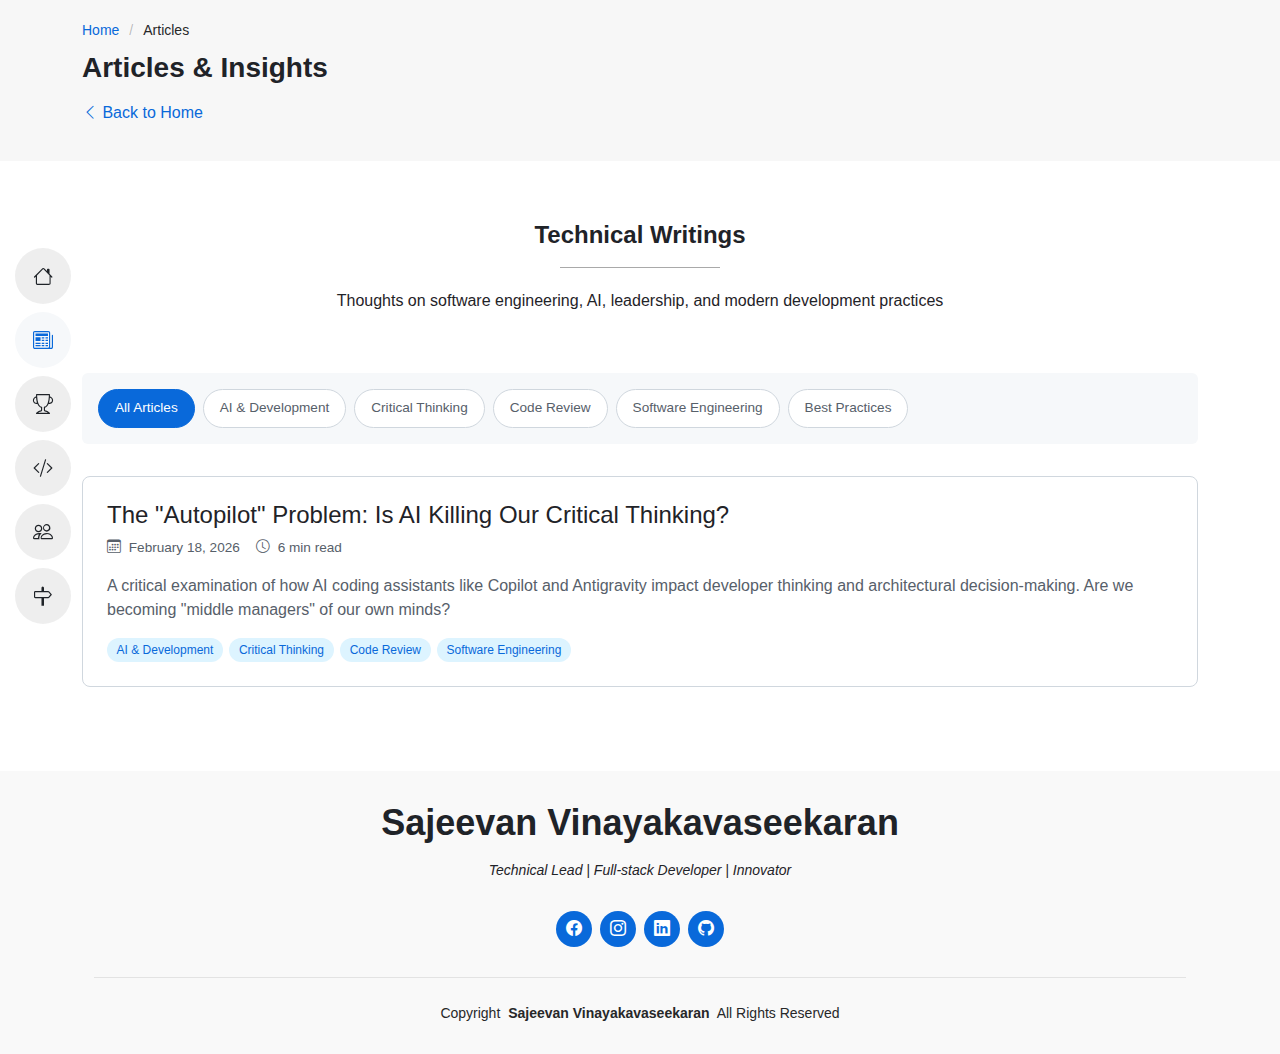
<file: articles.html>
<!DOCTYPE html>
<html lang="en">

<head>
  <meta charset="utf-8">
  <meta content="width=device-width, initial-scale=1.0" name="viewport">
  <title>Articles & Insights - Sajeevan Vinayakavaseekaran</title>
  <meta name="description" content="Technical articles, thought leadership, and insights on software engineering, AI, leadership, and modern development practices by Sajeevan Vinayakavaseekaran.">
  <meta name="keywords" content="software engineering articles, tech blog, AI development, code quality, technical leadership">
  <meta name="author" content="Sajeevan Vinayakavaseekaran">
  <link rel="canonical" href="https://sajeevan16.github.io/articles.html">

  <!-- Favicons -->
  <link href="assets/img/favicon.png" rel="icon">
  <link href="assets/img/apple-touch-icon.png" rel="apple-touch-icon">

  <!-- Fonts -->
  <link href="https://fonts.googleapis.com" rel="preconnect">
  <link href="https://fonts.gstatic.com" rel="preconnect" crossorigin>
  <link href="https://fonts.googleapis.com/css2?family=Roboto:ital,wght@0,100;0,300;0,400;0,500;0,700;0,900&family=Poppins:ital,wght@0,100;0,200;0,300;0,400;0,500;0,600;0,700;0,800;0,900&family=Raleway:ital,wght@0,100;0,200;0,300;0,400;0,500;0,600;0,700;0,800;0,900&display=swap" rel="stylesheet">

  <!-- Vendor CSS Files -->
  <link href="assets/vendor/bootstrap/css/bootstrap.min.css" rel="stylesheet">
  <link href="assets/vendor/bootstrap-icons/bootstrap-icons.css" rel="stylesheet">
  <link href="assets/vendor/aos/aos.css" rel="stylesheet">

  <!-- Main CSS File -->
  <link href="assets/css/main.css" rel="stylesheet">
  <link href="assets/css/custom.css" rel="stylesheet">
  
  <!-- Google Analytics -->
  <script async src="https://www.googletagmanager.com/gtag/js?id=G-RSDYS194JT"></script>
  <script>
    window.dataLayer = window.dataLayer || [];
    function gtag(){dataLayer.push(arguments);}
    gtag('js', new Date());
    gtag('config', 'G-RSDYS194JT');
  </script>
  
  <style>
    .filter-tags {
      display: flex;
      gap: 0.5rem;
      flex-wrap: wrap;
      margin-bottom: 2rem;
      padding: 1rem;
      background: #f6f8fa;
      border-radius: 6px;
    }
    
    .filter-tag {
      background: white;
      color: #57606a;
      padding: 0.5rem 1rem;
      border-radius: 20px;
      font-size: 0.85rem;
      text-decoration: none;
      border: 1px solid #d0d7de;
      cursor: pointer;
      transition: all 0.2s;
    }
    
    .filter-tag:hover, .filter-tag.active {
      background: #0969da;
      color: white;
      border-color: #0969da;
    }
    
    .article-card {
      border: 1px solid #d0d7de;
      border-radius: 8px;
      padding: 1.5rem;
      margin-bottom: 1.5rem;
      transition: all 0.3s;
      background: white;
    }
    
    .article-card:hover {
      box-shadow: 0 4px 12px rgba(0, 0, 0, 0.1);
      border-color: #0969da;
      transform: translateY(-2px);
    }
    
    .article-card h3 {
      font-size: 1.5rem;
      margin-bottom: 0.5rem;
    }
    
    .article-card h3 a {
      color: #1f2328;
      text-decoration: none;
    }
    
    .article-card h3 a:hover {
      color: #0969da;
    }
    
    .article-excerpt {
      color: #57606a;
      margin-bottom: 1rem;
    }
    
    .article-meta {
      color: #57606a;
      font-size: 0.85rem;
      display: flex;
      gap: 1rem;
      margin-bottom: 1rem;
    }
    
    .article-tags-inline {
      display: flex;
      gap: 0.4rem;
      flex-wrap: wrap;
    }
    
    .tag-small {
      background: #ddf4ff;
      color: #0969da;
      padding: 0.2rem 0.6rem;
      border-radius: 12px;
      font-size: 0.75rem;
      text-decoration: none;
    }
    
    .hidden {
      display: none;
    }
  </style>
</head>

<body class="page">

  <div id="navbar-placeholder"></div>

  <main class="main">

    <!-- Page Title -->
    <div class="page-title" data-aos="fade">
      <div class="container">
        <nav class="breadcrumbs">
          <ol>
            <li><a href="index.html">Home</a></li>
            <li class="current">Articles</li>
          </ol>
        </nav>
        <h1>Articles & Insights</h1>
        <p class="mt-3">
          <a href="index.html" class="back-link">
            <i class="bi bi-chevron-left"></i> Back to Home
          </a>
        </p>
      </div>
    </div><!-- End Page Title -->

    <!-- Articles Section -->
    <section class="about section">
      <div class="container">
        
        <div class="section-title" data-aos="fade-up">
          <h2>Technical Writings</h2>
          <p>Thoughts on software engineering, AI, leadership, and modern development practices</p>
        </div>
        
        <!-- Tag Filters -->
        <div class="filter-tags" data-aos="fade-up">
          <span class="filter-tag active" data-filter="all">All Articles</span>
          <span class="filter-tag" data-filter="ai">AI & Development</span>
          <span class="filter-tag" data-filter="critical-thinking">Critical Thinking</span>
          <span class="filter-tag" data-filter="code-review">Code Review</span>
          <span class="filter-tag" data-filter="software-engineering">Software Engineering</span>
          <span class="filter-tag" data-filter="best-practices">Best Practices</span>
        </div>
        
        <!-- Articles List -->
        <div id="articles-container" class="row" data-aos="fade-up">
          
          <!-- Article Card -->
          <div class="col-lg-12 article-item" data-tags="ai,critical-thinking,code-review,software-engineering,best-practices">
            <div class="article-card">
              <h3><a href="articles/ai-autopilot-problem.html">The "Autopilot" Problem: Is AI Killing Our Critical Thinking?</a></h3>
              
              <div class="article-meta">
                <span><i class="bi bi-calendar3 me-1"></i> February 18, 2026</span>
                <span><i class="bi bi-clock me-1"></i> 6 min read</span>
              </div>
              
              <p class="article-excerpt">
                A critical examination of how AI coding assistants like Copilot and Antigravity impact developer thinking and architectural decision-making. Are we becoming "middle managers" of our own minds?
              </p>
              
              <div class="article-tags-inline">
                <span class="tag-small">AI & Development</span>
                <span class="tag-small">Critical Thinking</span>
                <span class="tag-small">Code Review</span>
                <span class="tag-small">Software Engineering</span>
              </div>
            </div>
          </div>
          
          <!-- More articles will be added here as you create them -->
          
        </div>
        
      </div>
    </section><!-- End Articles Section -->

  </main>

  <footer id="footer" class="footer position-relative light-background">
    <div class="container">
      <h3 class="sitename">Sajeevan Vinayakavaseekaran</h3>
      <p>Technical Lead | Full-stack Developer | Innovator</p>
      <div class="social-links d-flex justify-content-center">
        <a href="https://www.facebook.com/sajee.gone" target="_blank"><i class="bi bi-facebook"></i></a>
        <a href="https://www.instagram.com/sajeevan_vaseekaran" target="_blank"><i class="bi bi-instagram"></i></a>
        <a href="https://www.linkedin.com/in/sajeevan-vinayakavaseekaran/" target="_blank"><i class="bi bi-linkedin"></i></a>
        <a href="https://github.com/sajeevan16" target="_blank"><i class="bi bi-github"></i></a>
      </div>
      <div class="container">
        <div class="copyright">
          <span>Copyright</span> <strong class="px-1 sitename">Sajeevan Vinayakavaseekaran</strong> <span>All Rights Reserved</span>
        </div>
      </div>
    </div>
  </footer>

  <!-- Scroll Top -->
  <a href="#" id="scroll-top" class="scroll-top d-flex align-items-center justify-content-center"><i class="bi bi-arrow-up-short"></i></a>

  <!-- Preloader -->
  <div id="preloader"></div>

  <!-- Vendor JS Files -->
  <script src="assets/vendor/bootstrap/js/bootstrap.bundle.min.js"></script>
  <script src="assets/vendor/aos/aos.js"></script>

  <!-- Navbar Component -->
  <script src="assets/js/navbar.js?v=3"></script>

  <!-- Main JS File -->
  <script src="assets/js/main.js"></script>
  
  <!-- Tag Filtering Script -->
  <script>
    document.addEventListener('DOMContentLoaded', function() {
      const filterTags = document.querySelectorAll('.filter-tag');
      const articles = document.querySelectorAll('.article-item');
      
      // Check URL for tag parameter
      const urlParams = new URLSearchParams(window.location.search);
      const tagParam = urlParams.get('tag');
      
      if (tagParam) {
        filterArticles(tagParam);
        filterTags.forEach(tag => {
          if (tag.dataset.filter === tagParam) {
            tag.classList.add('active');
          } else {
            tag.classList.remove('active');
          }
        });
      }
      
      filterTags.forEach(tag => {
        tag.addEventListener('click', function() {
          const filter = this.dataset.filter;
          
          // Update active state
          filterTags.forEach(t => t.classList.remove('active'));
          this.classList.add('active');
          
          // Filter articles
          filterArticles(filter);
        });
      });
      
      function filterArticles(filter) {
        articles.forEach(article => {
          if (filter === 'all') {
            article.classList.remove('hidden');
          } else {
            const tags = article.dataset.tags.split(',');
            if (tags.includes(filter)) {
              article.classList.remove('hidden');
            } else {
              article.classList.add('hidden');
            }
          }
        });
      }
    });
  </script>

</body>

</html>
</file>
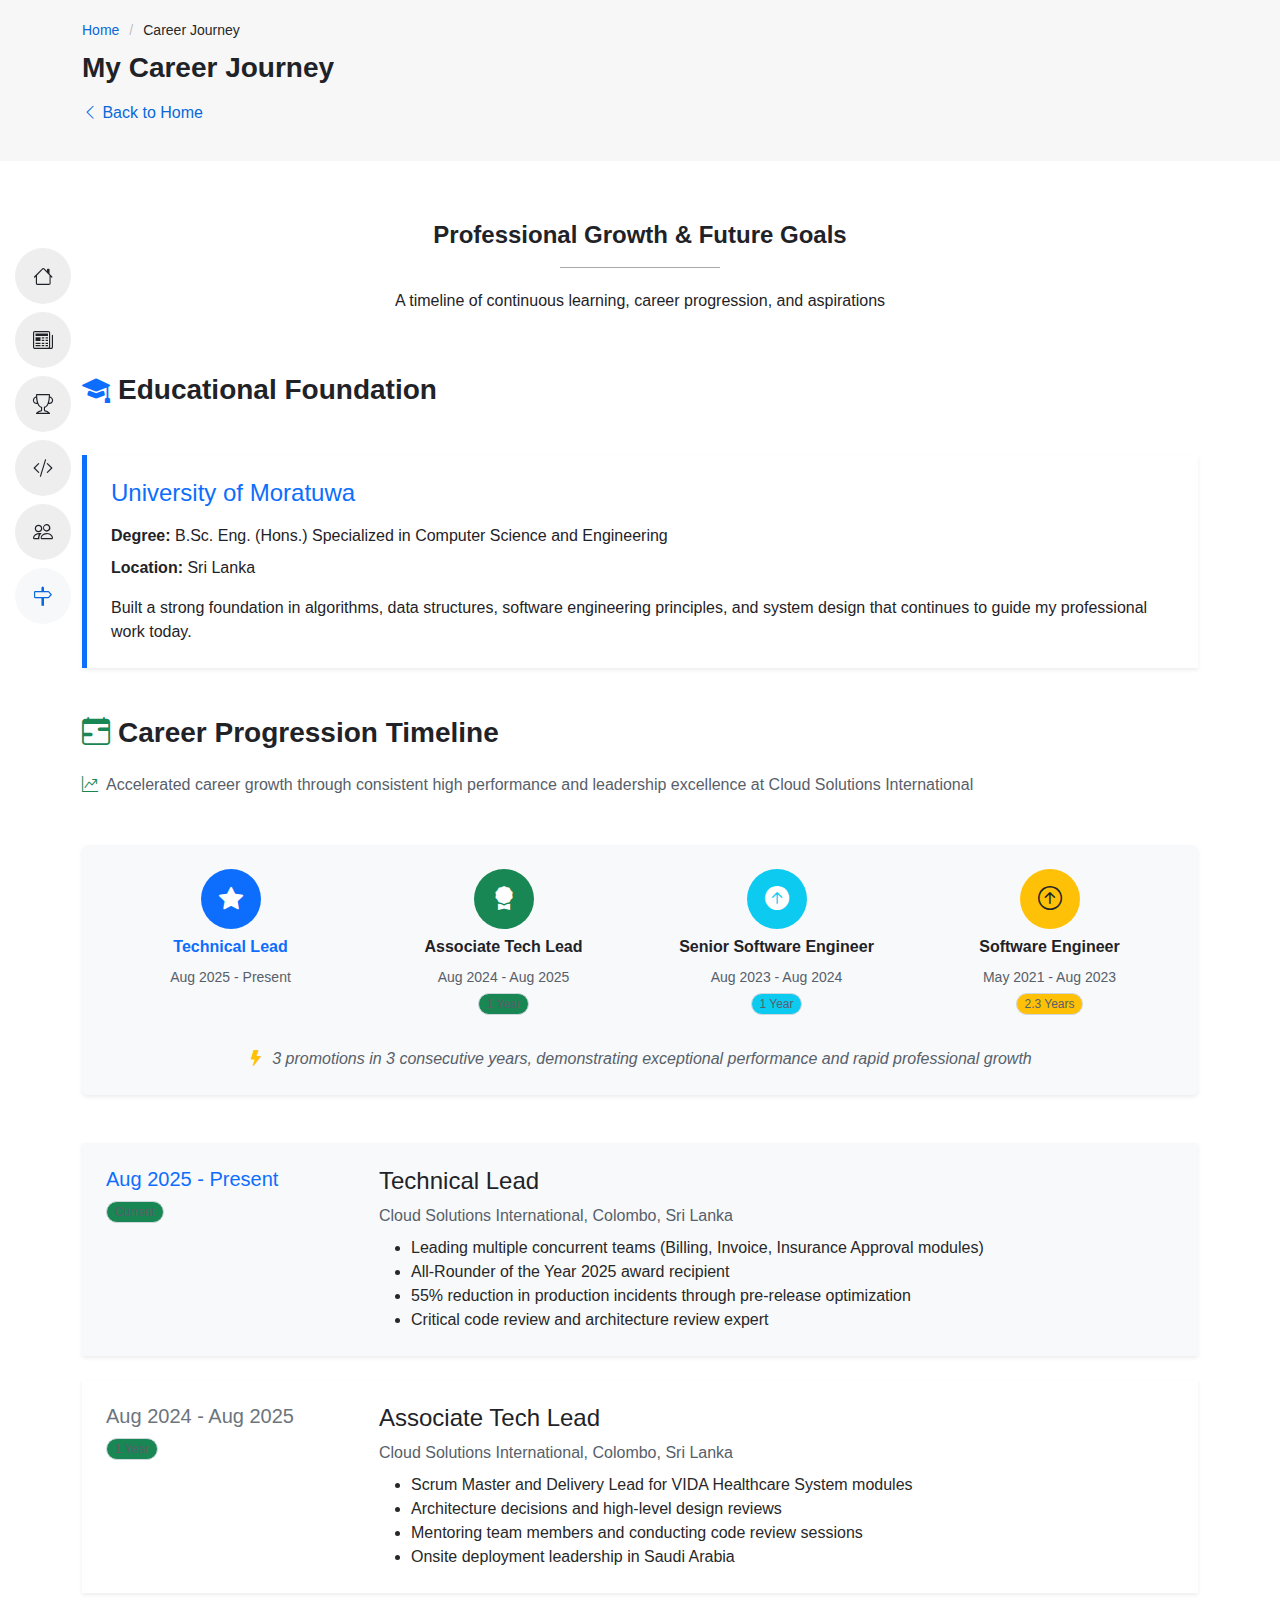
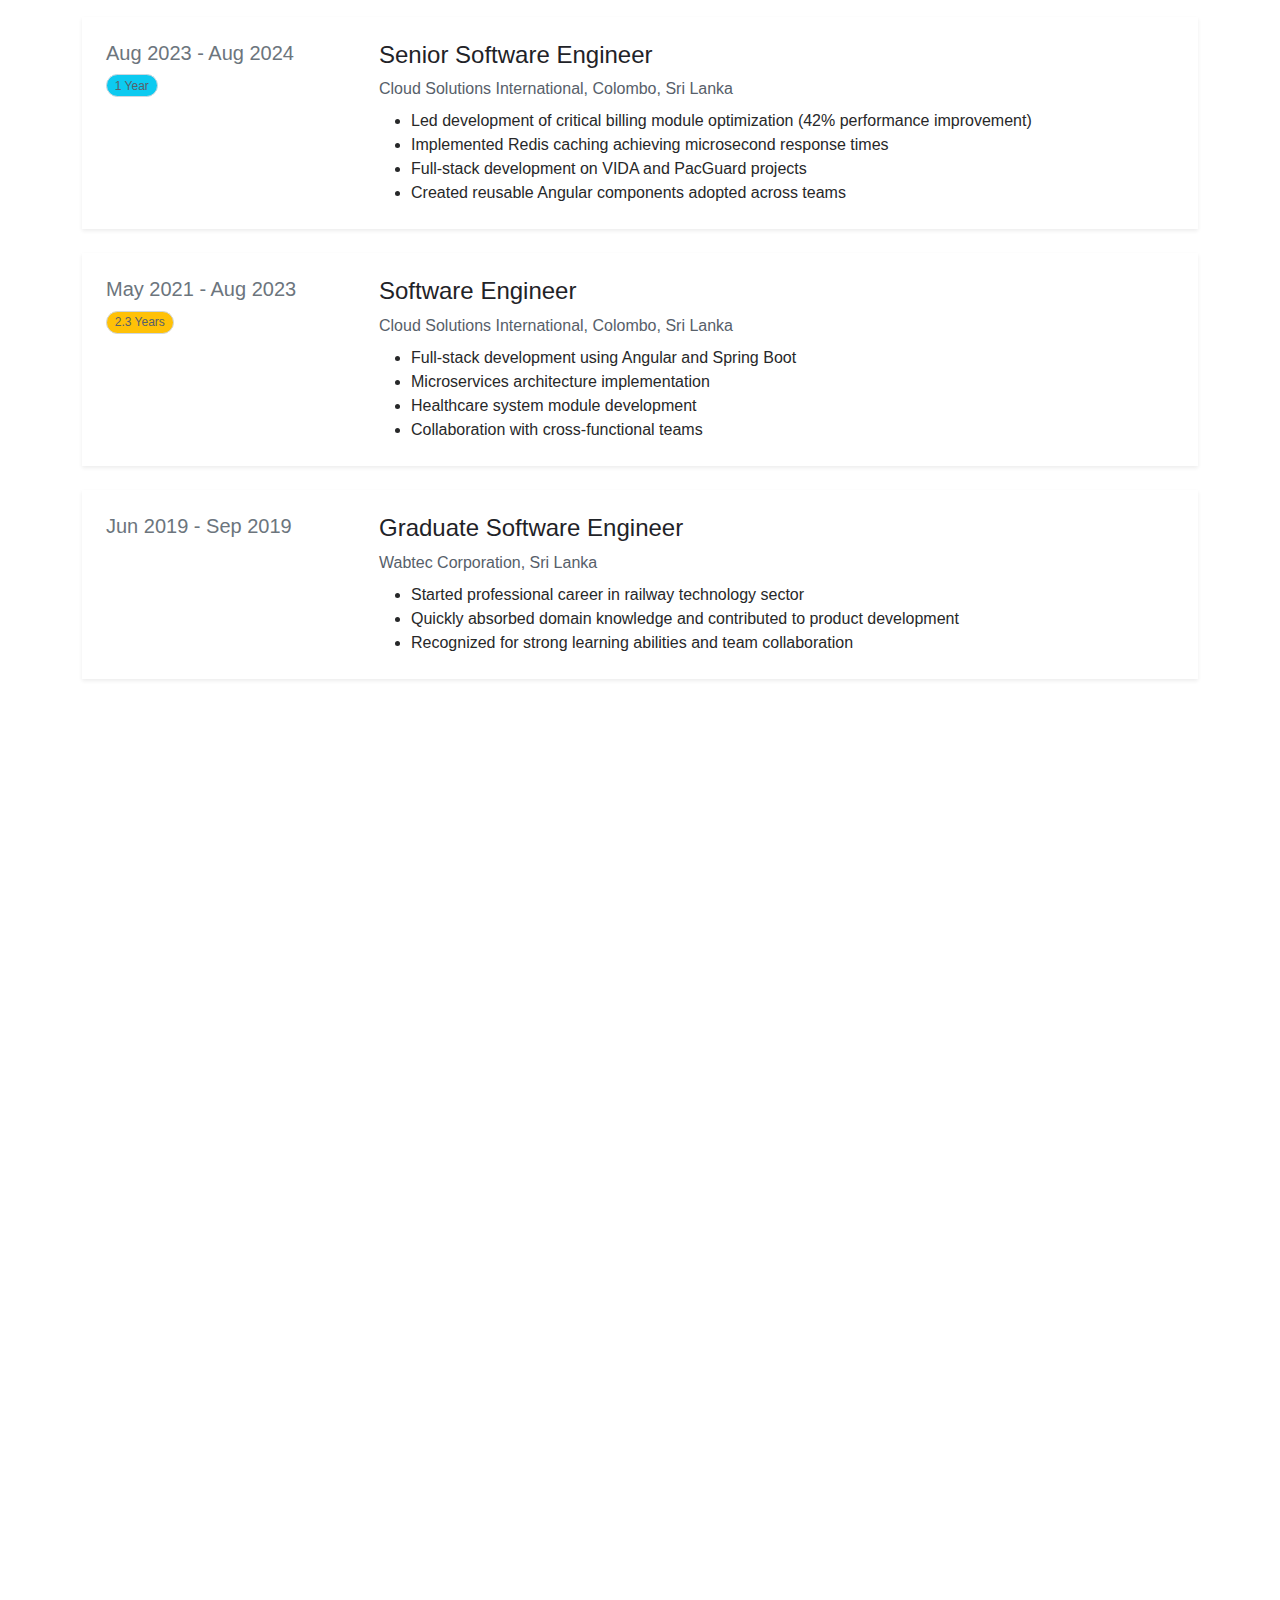
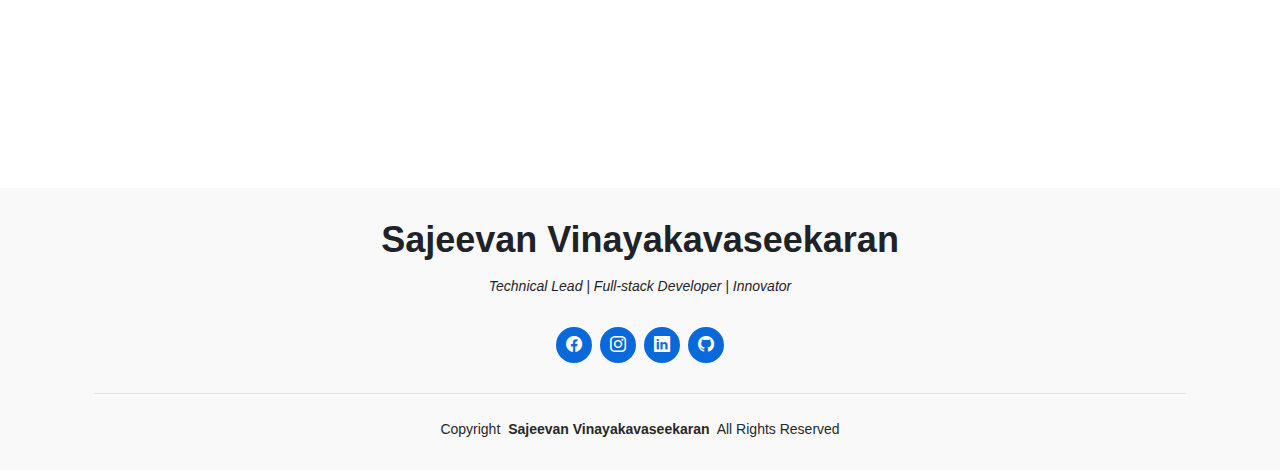
<file: career-journey.html>
<!DOCTYPE html>
<html lang="en">

<head>
  <meta charset="utf-8">
  <meta content="width=device-width, initial-scale=1.0" name="viewport">
  <title>Career Journey - Sajeevan Vinayakavaseekaran</title>
  <meta name="description" content="Professional career journey of Sajeevan Vinayakavaseekaran - From graduate engineer to Technical Lead, continuous learning, and future goals in cloud architecture and AI integration.">
  <meta name="keywords" content="Sajeevan Vinayakavaseekaran career, professional growth, University of Moratuwa, Technical Lead career path, continuous learning">
  <meta name="author" content="Sajeevan Vinayakavaseekaran">
  <link rel="canonical" href="https://sajeevan16.github.io/career-journey.html">

 <!-- Favicons -->
  <link href="assets/img/favicon.png" rel="icon">
  <link href="assets/img/apple-touch-icon.png" rel="apple-touch-icon">

  <!-- Fonts -->
  <link href="https://fonts.googleapis.com" rel="preconnect">
  <link href="https://fonts.gstatic.com" rel="preconnect" crossorigin>
  <link href="https://fonts.googleapis.com/css2?family=Roboto:ital,wght@0,100;0,300;0,400;0,500;0,700;0,900&family=Poppins:ital,wght@0,100;0,200;0,300;0,400;0,500;0,600;0,700;0,800;0,900&family=Raleway:ital,wght@0,100;0,200;0,300;0,400;0,500;0,600;0,700;0,800;0,900&display=swap" rel="stylesheet">

  <!-- Vendor CSS Files -->
  <link href="assets/vendor/bootstrap/css/bootstrap.min.css" rel="stylesheet">
  <link href="assets/vendor/bootstrap-icons/bootstrap-icons.css" rel="stylesheet">
  <link href="assets/vendor/aos/aos.css" rel="stylesheet">
  <link href="assets/vendor/glightbox/css/glightbox.min.css" rel="stylesheet">
  <link href="assets/vendor/swiper/swiper-bundle.min.css" rel="stylesheet">

  <!-- Main CSS File -->
  <link href="assets/css/main.css" rel="stylesheet">
  <link href="assets/css/custom.css" rel="stylesheet">
  
  <!-- Google Analytics -->
  <script async src="https://www.googletagmanager.com/gtag/js?id=G-RSDYS194JT"></script>
  <script>
    window.dataLayer = window.dataLayer || [];
    function gtag(){dataLayer.push(arguments);}
    gtag('js', new Date());
    gtag('config', 'G-RSDYS194JT');
  </script>
</head>

<body class="page">

  <div id="navbar-placeholder"></div>

  <main class="main">

    <!-- Page Title -->
    <div class="page-title" data-aos="fade">
      <div class="container">
        <nav class="breadcrumbs">
          <ol>
            <li><a href="index.html">Home</a></li>
            <li class="current">Career Journey</li>
          </ol>
        </nav>
        <h1>My Career Journey</h1>
        <p class="mt-3">
          <a href="index.html" class="back-link">
            <i class="bi bi-chevron-left"></i> Back to Home
          </a>
        </p>
      </div>
    </div><!-- End Page Title -->

    <!-- Career Journey Section -->
    <section id="career-journey" class="about section">

      <div class="container section-title" data-aos="fade-up">
        <h2>Professional Growth & Future Goals</h2>
        <p>A timeline of continuous learning, career progression, and aspirations</p>
      </div>

      <div class="container">

        <!-- Education Foundation -->
        <div class="row gy-4 mb-5" data-aos="fade-up" data-aos-delay="100">
          <div class="col-lg-12">
            <h3 class="fw-bold mb-4"><i class="bi bi-mortarboard-fill text-primary me-2"></i>Educational Foundation</h3>
          </div>
          <div class="col-lg-12">
            <div class="education-card p-4 shadow-sm border-start border-primary border-5">
              <h4 class="text-primary mb-3">University of Moratuwa</h4>
              <p class="mb-2"><strong>Degree:</strong> B.Sc. Eng. (Hons.) Specialized in Computer Science and Engineering</p>
              <p class="mb-3"><strong>Location:</strong> Sri Lanka</p>
              <p class="mb-0">Built a strong foundation in algorithms, data structures, software engineering principles, and system design that continues to guide my professional work today.</p>
            </div>
          </div>
        </div>

        <!-- Career Timeline -->
        <div class="row gy-4 mb-5" data-aos="fade-up" data-aos-delay="200">
          <div class="col-lg-12">
            <h3 class="fw-bold mb-4"><i class="bi bi-calendar-range text-success me-2"></i>Career Progression Timeline</h3>
            <p class="text-muted mb-4"><i class="bi bi-graph-up-arrow text-success me-2"></i>Accelerated career growth through consistent high performance and leadership excellence at Cloud Solutions International</p>
          </div>
          
          <!-- Visual Progression Chart -->
          <div class="col-lg-12 mb-4">
            <div class="career-progression-chart p-4 bg-light rounded shadow-sm">
              <div class="row text-center">
                <div class="col-md-3 mb-3">
                  <div class="progression-step active">
                    <div class="step-icon bg-primary text-white rounded-circle mx-auto mb-2 d-flex align-items-center justify-content-center" style="width: 60px; height: 60px;">
                      <i class="bi bi-star-fill fs-4"></i>
                    </div>
                    <h6 class="fw-bold text-primary">Technical Lead</h6>
                    <small class="text-muted">Aug 2025 - Present</small>
                  </div>
                </div>
                <div class="col-md-3 mb-3">
                  <div class="progression-step">
                    <div class="step-icon bg-success text-white rounded-circle mx-auto mb-2 d-flex align-items-center justify-content-center" style="width: 60px; height: 60px;">
                      <i class="bi bi-award-fill fs-4"></i>
                    </div>
                    <h6 class="fw-bold">Associate Tech Lead</h6>
                    <small class="text-muted">Aug 2024 - Aug 2025</small>
                    <br><small class="badge bg-success mt-1">1 Year</small>
                  </div>
                </div>
                <div class="col-md-3 mb-3">
                  <div class="progression-step">
                    <div class="step-icon bg-info text-white rounded-circle mx-auto mb-2 d-flex align-items-center justify-content-center" style="width: 60px; height: 60px;">
                      <i class="bi bi-arrow-up-circle-fill fs-4"></i>
                    </div>
                    <h6 class="fw-bold">Senior Software Engineer</h6>
                    <small class="text-muted">Aug 2023 - Aug 2024</small>
                    <br><small class="badge bg-info mt-1">1 Year</small>
                  </div>
                </div>
                <div class="col-md-3 mb-3">
                  <div class="progression-step">
                    <div class="step-icon bg-warning text-dark rounded-circle mx-auto mb-2 d-flex align-items-center justify-content-center" style="width: 60px; height: 60px;">
                      <i class="bi bi-arrow-up-circle fs-4"></i>
                    </div>
                    <h6 class="fw-bold">Software Engineer</h6>
                    <small class="text-muted">May 2021 - Aug 2023</small>
                    <br><small class="badge bg-warning text-dark mt-1">2.3 Years</small>
                  </div>
                </div>
              </div>
              <div class="text-center mt-3">
                <p class="mb-0 text-muted"><i class="bi bi-lightning-fill text-warning me-2"></i><em>3 promotions in 3 consecutive years, demonstrating exceptional performance and rapid professional growth</em></p>
              </div>
            </div>
          </div>

          <div class="col-lg-12">
            
            <!-- Current Role -->
            <div class="timeline-item mb-4 p-4 shadow-sm bg-light">
              <div class="row">
                <div class="col-md-3">
                  <h5 class="text-primary mb-2">Aug 2025 - Present</h5>
                  <span class="badge bg-success">Current</span>
                </div>
                <div class="col-md-9">
                  <h4>Technical Lead</h4>
                  <p class="text-muted mb-2">Cloud Solutions International, Colombo, Sri Lanka</p>
                  <ul class="mb-0">
                    <li>Leading multiple concurrent teams (Billing, Invoice, Insurance Approval modules)</li>
                    <li>All-Rounder of the Year 2025 award recipient</li>
                    <li>55% reduction in production incidents through pre-release optimization</li>
                    <li>Critical code review and architecture review expert</li>
                  </ul>
                </div>
              </div>
            </div>

            <!-- Associate Tech Lead -->
            <div class="timeline-item mb-4 p-4 shadow-sm">
              <div class="row">
                <div class="col-md-3">
                  <h5 class="text-secondary mb-2">Aug 2024 - Aug 2025</h5>
                  <span class="badge bg-success">1 Year</span>
                </div>
                <div class="col-md-9">
                  <h4>Associate Tech Lead</h4>
                  <p class="text-muted mb-2">Cloud Solutions International, Colombo, Sri Lanka</p>
                  <ul class="mb-0">
                    <li>Scrum Master and Delivery Lead for VIDA Healthcare System modules</li>
                    <li>Architecture decisions and high-level design reviews</li>
                    <li>Mentoring team members and conducting code review sessions</li>
                    <li>Onsite deployment leadership in Saudi Arabia</li>
                  </ul>
                </div>
              </div>
            </div>

            <!-- Senior Software Engineer -->
            <div class="timeline-item mb-4 p-4 shadow-sm">
              <div class="row">
                <div class="col-md-3">
                  <h5 class="text-secondary mb-2">Aug 2023 - Aug 2024</h5>
                  <span class="badge bg-info">1 Year</span>
                </div>
                <div class="col-md-9">
                  <h4>Senior Software Engineer</h4>
                  <p class="text-muted mb-2">Cloud Solutions International, Colombo, Sri Lanka</p>
                  <ul class="mb-0">
                    <li>Led development of critical billing module optimization (42% performance improvement)</li>
                    <li>Implemented Redis caching achieving microsecond response times</li>
                    <li>Full-stack development on VIDA and PacGuard projects</li>
                    <li>Created reusable Angular components adopted across teams</li>
                  </ul>
                </div>
              </div>
            </div>

            <!-- Software Engineer -->
            <div class="timeline-item mb-4 p-4 shadow-sm">
              <div class="row">
                <div class="col-md-3">
                  <h5 class="text-secondary mb-2">May 2021 - Aug 2023</h5>
                  <span class="badge bg-warning text-dark">2.3 Years</span>
                </div>
                <div class="col-md-9">
                  <h4>Software Engineer</h4>
                  <p class="text-muted mb-2">Cloud Solutions International, Colombo, Sri Lanka</p>
                  <ul class="mb-0">
                    <li>Full-stack development using Angular and Spring Boot</li>
                    <li>Microservices architecture implementation</li>
                    <li>Healthcare system module development</li>
                    <li>Collaboration with cross-functional teams</li>
                  </ul>
                </div>
              </div>
            </div>

            <!-- Graduate Engineer (Wabtec) -->
            <div class="timeline-item mb-4 p-4 shadow-sm">
              <div class="row">
                <div class="col-md-3">
                  <h5 class="text-secondary mb-2">Jun 2019 - Sep 2019</h5>
                </div>
                <div class="col-md-9">
                  <h4>Graduate Software Engineer</h4>
                  <p class="text-muted mb-2">Wabtec Corporation, Sri Lanka</p>
                  <ul class="mb-0">
                    <li>Started professional career in railway technology sector</li>
                    <li>Quickly absorbed domain knowledge and contributed to product development</li>
                    <li>Recognized for strong learning abilities and team collaboration</li>
                  </ul>
                </div>
              </div>
            </div>

          </div>
        </div>

        <!-- Continuous Learning -->
        <div class="row gy-4 mb-5" data-aos="fade-up" data-aos-delay="300">
          <div class="col-lg-12">
            <h3 class="fw-bold mb-4"><i class="bi bi-book-fill text-warning me-2"></i>Continuous Learning Journey</h3>
          </div>
          <div class="col-lg-6 col-md-6">
            <div class="learning-card p-4 h-100 shadow-sm">
              <h5><i class="bi bi-check-circle-fill text-success me-2"></i>Completed Certifications</h5>
              <ul class="mb-0">
                <li><strong>Deep Learning Specialization</strong> - Coursera (Andrew Ng)</li>
                <li><strong>LeetCode Practice</strong> - Continuous algorithm problem-solving</li>
                <li>Various technical workshops and conferences</li>
              </ul>
            </div>
          </div>
          <div class="col-lg-6 col-md-6">
            <div class="learning-card p-4 h-100 shadow-sm">
              <h5><i class="bi bi-clock-fill text-warning me-2"></i>In Progress</h5>
              <ul class="mb-0">
                <li><strong>AWS Cloud Solutions Architecture</strong></li>
                <li>Advanced microservices patterns</li>
                <li>Leadership and management training</li>
              </ul>
            </div>
          </div>
        </div>

        <!-- Key Milestones -->
        <div class="row gy-4 mb-5" data-aos="fade-up" data-aos-delay="400">
          <div class="col-lg-12">
            <h3 class="fw-bold mb-4"><i class="bi bi-award-fill text-danger me-2"></i>Key Milestones & Recognition</h3>
          </div>
          <div class="col-lg-4 col-md-6">
            <div class="milestone-card p-4 text-center h-100 shadow-sm">
              <i class="bi bi-trophy-fill fs-1 text-warning mb-3"></i>
              <h5>All-Rounder of the Year 2025</h5>
              <p class="mb-0">Company-wide recognition for outstanding contributions</p>
            </div>
          </div>
          <div class="col-lg-4 col-md-6">
            <div class="milestone-card p-4 text-center h-100 shadow-sm">
              <i class="bi bi-graph-up-arrow fs-1 text-success mb-3"></i>
              <h5>Performance Optimization Expert</h5>
              <p class="mb-0">42% improvement in billing module, microsecond response times</p>
            </div>
          </div>
          <div class="col-lg-4 col-md-6">
            <div class="milestone-card p-4 text-center h-100 shadow-sm">
              <i class="bi bi-globe-asia-australia fs-1 text-info mb-3"></i>
              <h5>International Experience</h5>
              <p class="mb-0">Successful onsite deployment in Saudi Arabia</p>
            </div>
          </div>
        </div>

        <!-- Future Goals -->
        <div class="row" data-aos="fade-up" data-aos-delay="500">
          <div class="col-lg-12">
            <div class="future-goals p-5 bg-light rounded shadow-sm">
              <h3 class="fw-bold mb-4 text-center"><i class="bi bi-rocket-takeoff-fill text-primary me-2"></i>Future Goals & Aspirations</h3>
              <div class="row">
                <div class="col-md-6 mb-3">
                  <div class="goal-item">
                    <h5><i class="bi bi-cloud-fill text-info me-2"></i>Cloud Architecture Mastery</h5>
                    <p>Complete AWS certification and become a cloud architecture specialist, designing scalable, resilient cloud-native applications.</p>
                  </div>
                </div>
                <div class="col-md-6 mb-3">
                  <div class="goal-item">
                    <h5><i class="bi bi-robot text-warning me-2"></i>AI Integration Expert</h5>
                    <p>Deepen expertise in AI/ML integration within enterprise applications, building intelligent systems that deliver real business value.</p>
                  </div>
                </div>
                <div class="col-md-6 mb-3">
                  <div class="goal-item">
                    <h5><i class="bi bi-people-fill text-success me-2"></i>Technical Leadership</h5>
                    <p>Continue growing as a technical leader, mentoring teams, and driving organizational impact through architectural excellence.</p>
                  </div>
                </div>
                <div class="col-md-6 mb-3">
                  <div class="goal-item">
                    <h5><i class="bi bi-lightbulb-fill text-danger me-2"></i>Innovation & Impact</h5>
                    <p>Contribute to cutting-edge projects that solve complex real-world problems in healthcare, fintech, or emerging technology sectors.</p>
                  </div>
                </div>
              </div>
            </div>
          </div>
        </div>

      </div>

    </section><!-- /Career Journey Section -->

  </main>

  <footer id="footer" class="footer position-relative light-background">
    <div class="container">
      <h3 class="sitename">Sajeevan Vinayakavaseekaran</h3>
      <p>Technical Lead | Full-stack Developer | Innovator</p>
      <div class="social-links d-flex justify-content-center">
        <a href="https://www.facebook.com/sajee.gone" target="_blank"><i class="bi bi-facebook"></i></a>
        <a href="https://www.instagram.com/sajeevan_vaseekaran" target="_blank"><i class="bi bi-instagram"></i></a>
        <a href="https://www.linkedin.com/in/sajeevan-vinayakavaseekaran/" target="_blank"><i class="bi bi-linkedin"></i></a>
        <a href="https://github.com/sajeevan16" target="_blank"><i class="bi bi-github"></i></a>
      </div>
      <div class="container">
        <div class="copyright">
          <span>Copyright</span> <strong class="px-1 sitename">Sajeevan Vinayakavaseekaran</strong> <span>All Rights Reserved</span>
        </div>
      </div>
    </div>
  </footer>

  <!-- Scroll Top -->
  <a href="#" id="scroll-top" class="scroll-top d-flex align-items-center justify-content-center"><i class="bi bi-arrow-up-short"></i></a>

  <!-- Preloader -->
  <div id="preloader"></div>

  <!-- Vendor JS Files -->
  <script src="assets/vendor/bootstrap/js/bootstrap.bundle.min.js"></script>
  <script src="assets/vendor/php-email-form/validate.js"></script>
  <script src="assets/vendor/aos/aos.js"></script>
  <script src="assets/vendor/typed.js/typed.umd.js"></script>
  <script src="assets/vendor/purecounter/purecounter_vanilla.js"></script>
  <script src="assets/vendor/waypoints/noframework.waypoints.js"></script>
  <script src="assets/vendor/glightbox/js/glightbox.min.js"></script>
  <script src="assets/vendor/imagesloaded/imagesloaded.pkgd.min.js"></script>
  <script src="assets/vendor/isotope-layout/isotope.pkgd.min.js"></script>
  <script src="assets/vendor/swiper/swiper-bundle.min.js"></script>

  <!-- Navbar Component -->
  <script src="assets/js/navbar.js?v=3"></script>

  <!-- Main JS File -->
  <script src="assets/js/main.js"></script>

</body>

</html>
</file>
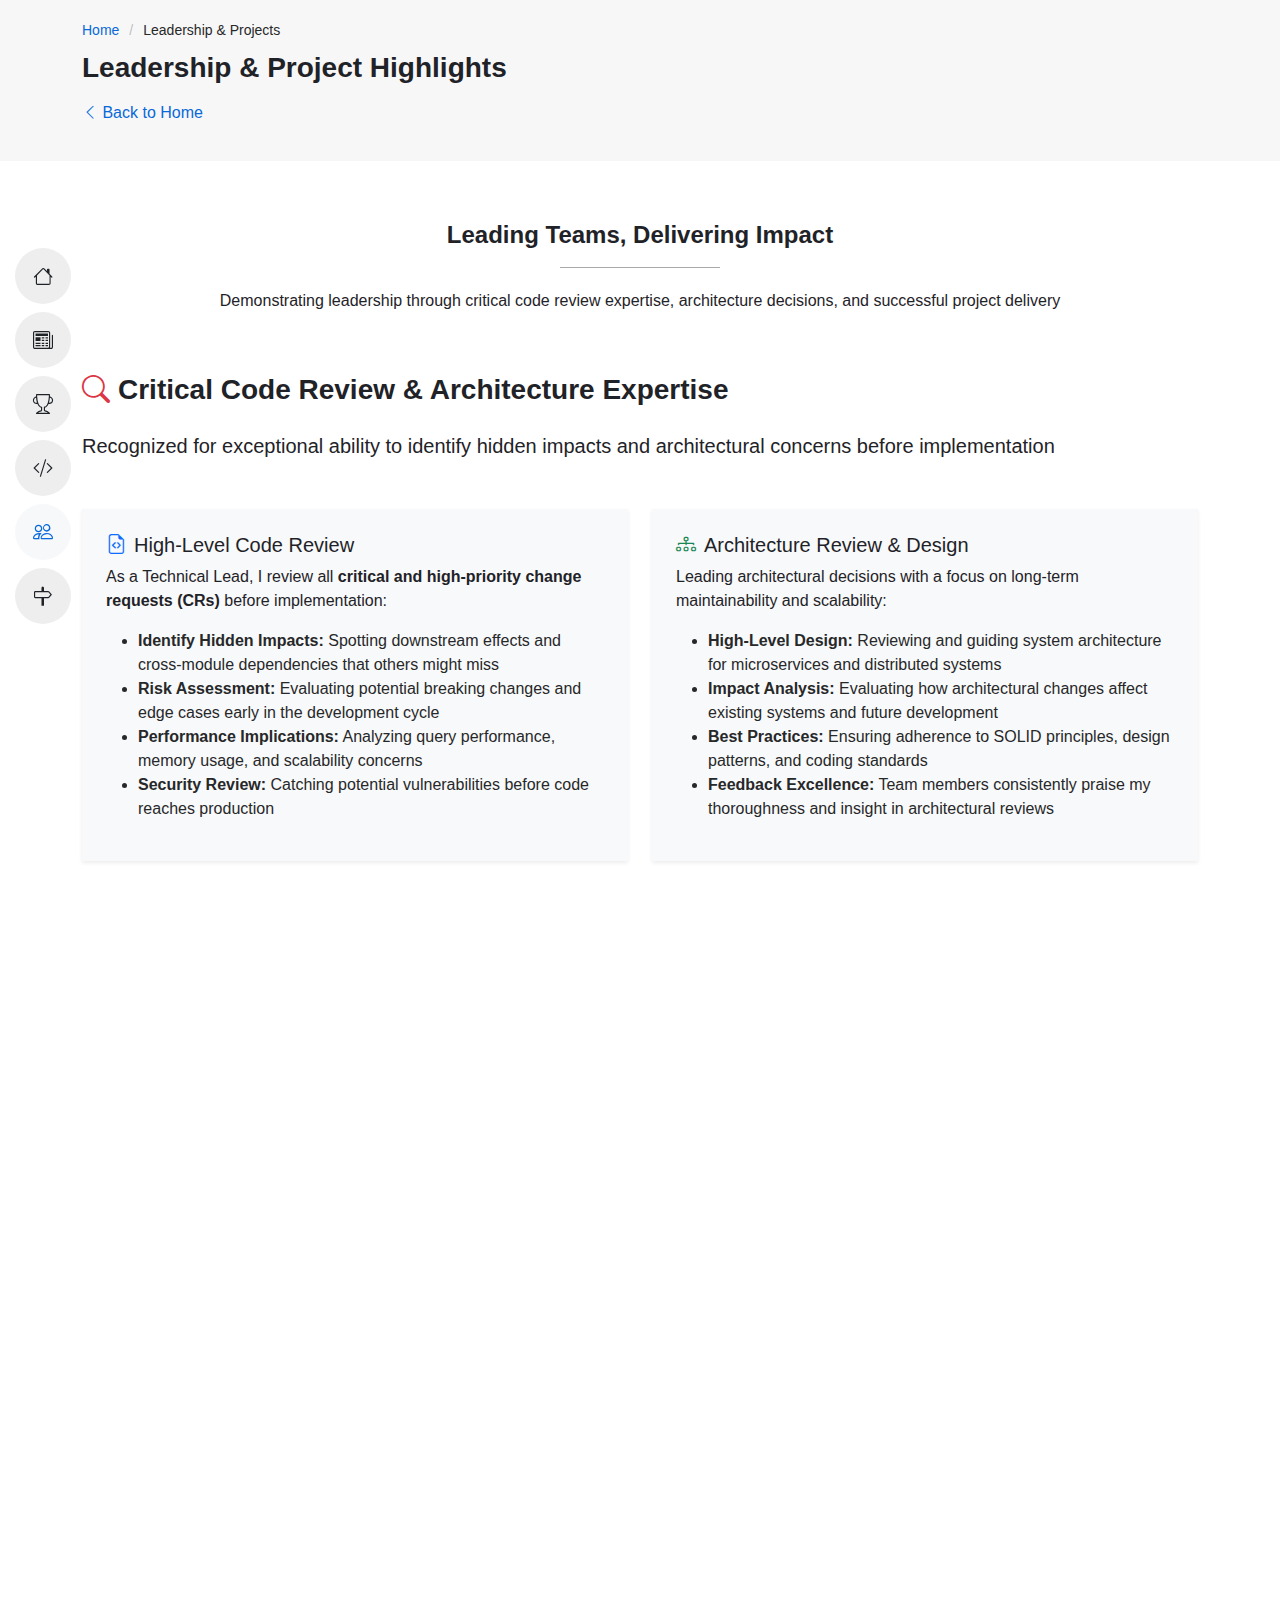
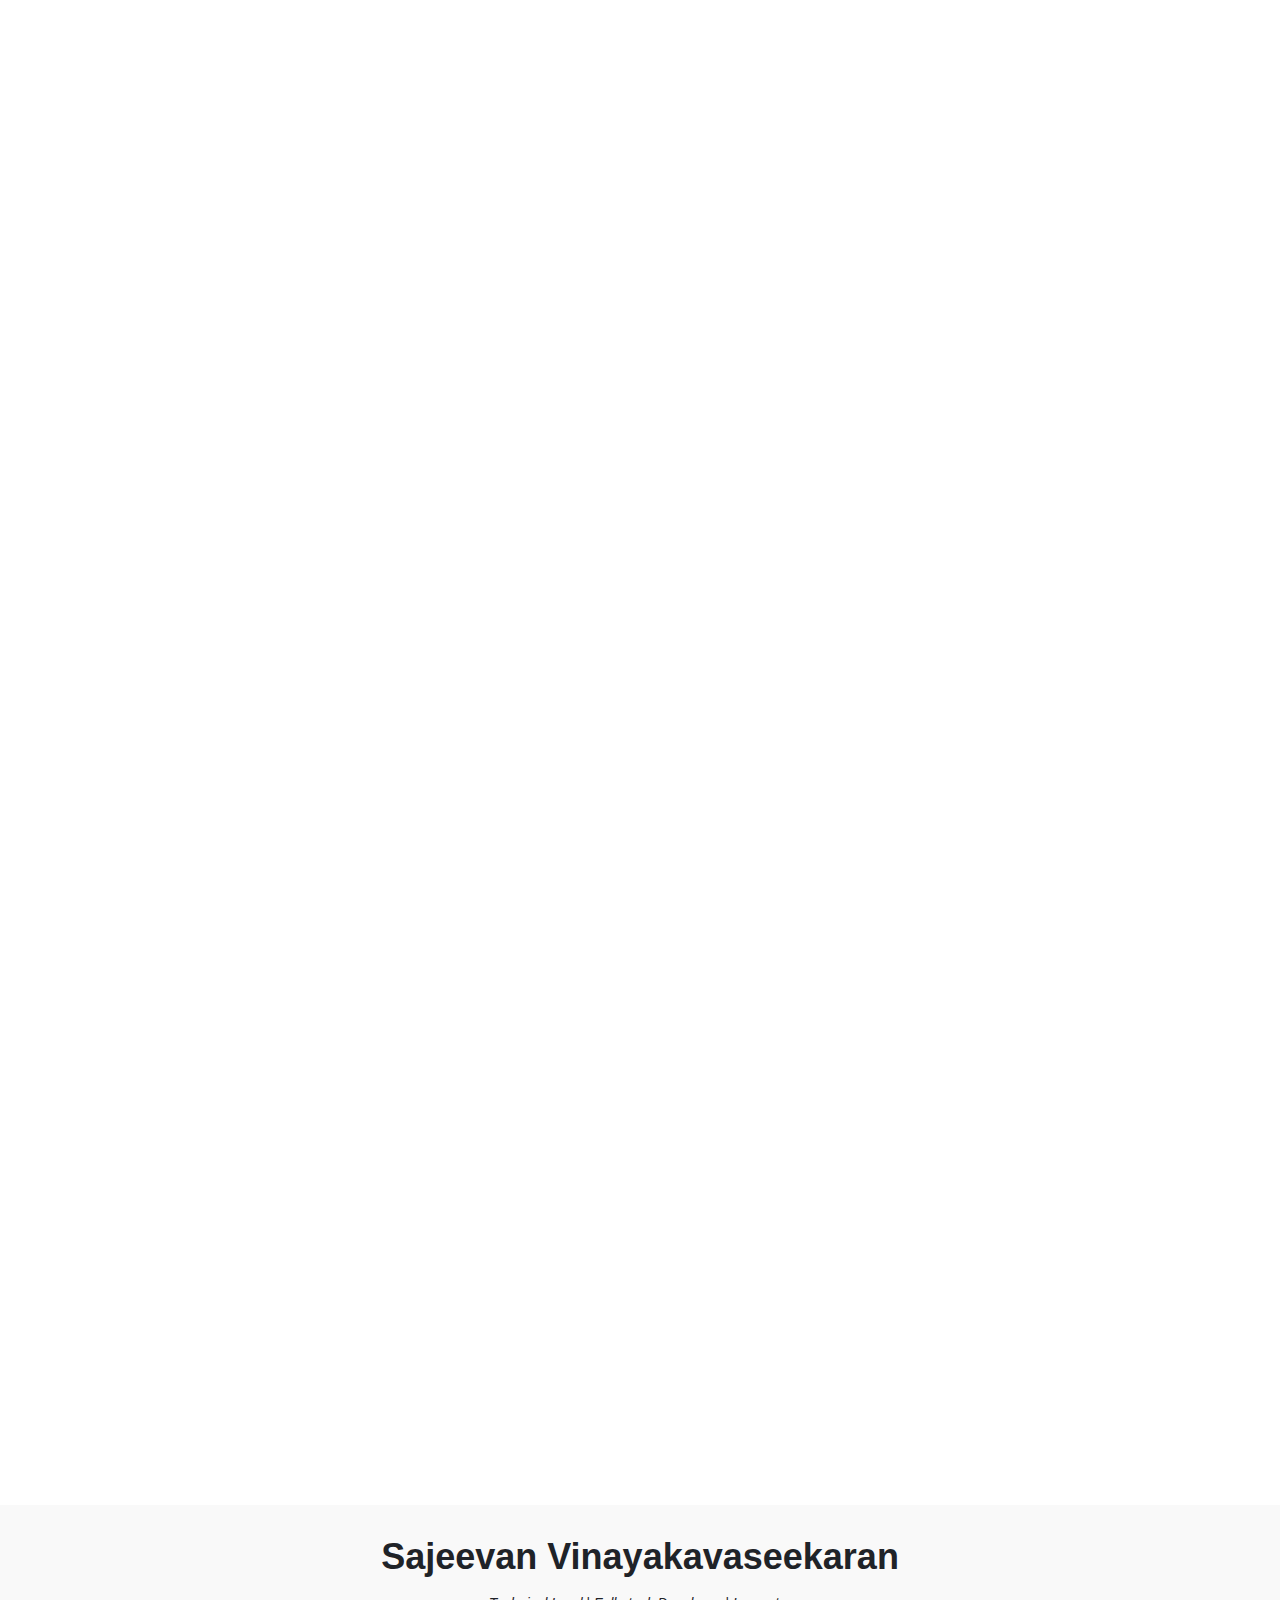
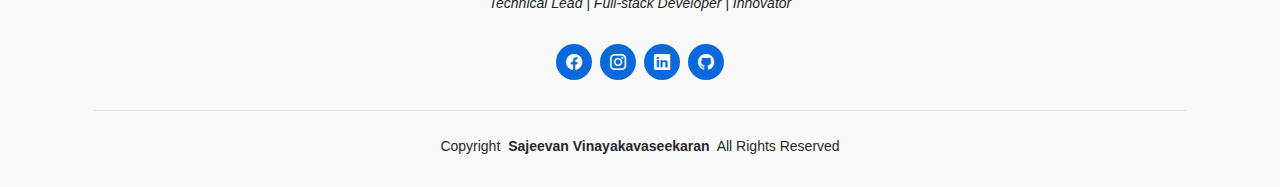
<file: leadership-projects.html>
<!DOCTYPE html>
<html lang="en">

<head>
  <meta charset="utf-8">
  <meta content="width=device-width, initial-scale=1.0" name="viewport">
  <title>Leadership & Projects - Sajeevan Vinayakavaseekaran</title>
  <meta name="description" content="Leadership experience and key projects of Sajeevan Vinayakavaseekaran - Scrum Master, Critical Code Review Expert, Architecture Review, VIDA Healthcare System, PacGuard Logistics, Onsite Deployment Experience.">
  <meta name="keywords" content="Sajeevan Vinayakavaseekaran leadership, Scrum Master, code review expert, architecture review, VIDA system, healthcare projects, team lead">
  <meta name="author" content="Sajeevan Vinayakavaseekaran">
  <link rel="canonical" href="https://sajeevan16.github.io/leadership-projects.html">

  <!-- Favicons -->
  <link href="assets/img/favicon.png" rel="icon">
  <link href="assets/img/apple-touch-icon.png" rel="apple-touch-icon">

  <!-- Fonts -->
  <link href="https://fonts.googleapis.com" rel="preconnect">
  <link href="https://fonts.gstatic.com" rel="preconnect" crossorigin>
  <link href="https://fonts.googleapis.com/css2?family=Roboto:ital,wght@0,100;0,300;0,400;0,500;0,700;0,900&family=Poppins:ital,wght@0,100;0,200;0,300;0,400;0,500;0,600;0,700;0,800;0,900&family=Raleway:ital,wght@0,100;0,200;0,300;0,400;0,500;0,600;0,700;0,800;0,900&display=swap" rel="stylesheet">

  <!-- Vendor CSS Files -->
  <link href="assets/vendor/bootstrap/css/bootstrap.min.css" rel="stylesheet">
  <link href="assets/vendor/bootstrap-icons/bootstrap-icons.css" rel="stylesheet">
  <link href="assets/vendor/aos/aos.css" rel="stylesheet">
  <link href="assets/vendor/glightbox/css/glightbox.min.css" rel="stylesheet">
  <link href="assets/vendor/swiper/swiper-bundle.min.css" rel="stylesheet">

  <!-- Main CSS File -->
  <link href="assets/css/main.css" rel="stylesheet">
  <link href="assets/css/custom.css" rel="stylesheet">
  
  <!-- Google Analytics -->
  <script async src="https://www.googletagmanager.com/gtag/js?id=G-RSDYS194JT"></script>
  <script>
    window.dataLayer = window.dataLayer || [];
    function gtag(){dataLayer.push(arguments);}
    gtag('js', new Date());
    gtag('config', 'G-RSDYS194JT');
  </script>
</head>

<body class="page">

  <div id="navbar-placeholder"></div>

  <main class="main">

    <!-- Page Title -->
    <div class="page-title" data-aos="fade">
      <div class="container">
        <nav class="breadcrumbs">
          <ol>
            <li><a href="index.html">Home</a></li>
            <li class="current">Leadership & Projects</li>
          </ol>
        </nav>
        <h1>Leadership & Project Highlights</h1>
        <p class="mt-3">
          <a href="index.html" class="back-link">
            <i class="bi bi-chevron-left"></i> Back to Home
          </a>
        </p>
      </div>
    </div><!-- End Page Title -->

    <!--Leadership & Projects Section -->
    <section id="leadership-projects" class="about section">

      <div class="container section-title" data-aos="fade-up">
        <h2>Leading Teams, Delivering Impact</h2>
        <p>Demonstrating leadership through critical code review expertise, architecture decisions, and successful project delivery</p>
      </div>

      <div class="container">

        <!-- Code Review & Architecture Expertise -->
        <div class="row gy-4 mb-5" data-aos="fade-up" data-aos-delay="100">
          <div class="col-lg-12">
            <h3 class="fw-bold mb-4"><i class="bi bi-search text-danger me-2"></i>Critical Code Review & Architecture Expertise</h3>
            <p class="lead mb-4">Recognized for exceptional ability to identify hidden impacts and architectural concerns before implementation</p>
          </div>
          <div class="col-lg-6">
            <div class="expertise-box p-4 h-100 shadow-sm bg-light">
              <h5><i class="bi bi-file-earmark-code text-primary me-2"></i>High-Level Code Review</h5>
              <p>As a Technical Lead, I review all <strong>critical and high-priority change requests (CRs)</strong> before implementation:</p>
              <ul>
                <li><strong>Identify Hidden Impacts:</strong> Spotting downstream effects and cross-module dependencies that others might miss</li>
                <li><strong>Risk Assessment:</strong> Evaluating potential breaking changes and edge cases early in the development cycle</li>
                <li><strong>Performance Implications:</strong> Analyzing query performance, memory usage, and scalability concerns</li>
                <li><strong>Security Review:</strong> Catching potential vulnerabilities before code reaches production</li>
              </ul>
            </div>
          </div>
          <div class="col-lg-6">
            <div class="expertise-box p-4 h-100 shadow-sm bg-light">
              <h5><i class="bi bi-diagram-3 text-success me-2"></i>Architecture Review & Design</h5>
              <p>Leading architectural decisions with a focus on long-term maintainability and scalability:</p>
              <ul>
                <li><strong>High-Level Design:</strong> Reviewing and guiding system architecture for microservices and distributed systems</li>
                <li><strong>Impact Analysis:</strong> Evaluating how architectural changes affect existing systems and future development</li>
                <li><strong>Best Practices:</strong> Ensuring adherence to SOLID principles, design patterns, and coding standards</li>
                <li><strong>Feedback Excellence:</strong> Team members consistently praise my thoroughness and insight in architectural reviews</li>
              </ul>
            </div>
          </div>
        </div>

        <!-- Leadership Roles -->
        <div class="row gy-4 mb-5" data-aos="fade-up" data-aos-delay="200">
          <div class="col-lg-12">
            <h3 class="fw-bold mb-4"><i class="bi bi-people-fill text-info me-2"></i>Leadership Roles & Responsibilities</h3>
          </div>
          <div class="col-lg-4 col-md-6">
            <div class="leadership-card p-4 text-center h-100 shadow-sm">
              <i class="bi bi-kanban-fill fs-1 text-primary mb-3"></i>
              <h5>Scrum Master</h5>
              <p class="mb-0">Facilitating agile ceremonies, removing blockers, and ensuring smooth sprint execution for multiple concurrent teams</p>
            </div>
          </div>
          <div class="col-lg-4 col-md-6">
            <div class="leadership-card p-4 text-center h-100 shadow-sm">
              <i class="bi bi-clipboard-check-fill fs-1 text-success mb-3"></i>
              <h5>Delivery Lead</h5>
              <p class="mb-0">Managing timelines, coordinating cross-functional teams, and ensuring on-time delivery of Billing, Invoice, and Insurance modules</p>
            </div>
          </div>
          <div class="col-lg-4 col-md-6">
            <div class="leadership-card p-4 text-center h-100 shadow-sm">
              <i class="bi bi-person-workspace fs-1 text-warning mb-3"></i>
              <h5>Mentor & Coach</h5>
              <p class="mb-0">Actively mentoring junior developers through code reviews, pair programming, and knowledge sharing sessions</p>
            </div>
          </div>
        </div>

        <!-- Key Projects -->
        <div class="row gy-4 mb-5" data-aos="fade-up" data-aos-delay="300">
          <div class="col-lg-12">
            <h3 class="fw-bold mb-4"><i class="bi bi-briefcase-fill text-primary me-2"></i>Key Projects & Achievements</h3>
          </div>

          <!-- VIDA Project -->
          <div class="col-lg-12 mb-4">
            <div class="project-highlight p-4 shadow-sm border-start border-primary border-5">
              <div class="row">
                <div class="col-md-8">
                  <h4 class="text-primary mb-3"><i class="bi bi-hospital-fill me-2"></i>VIDA Hospital Information System</h4>
                  <p class="mb-3"><strong>Role:</strong> Technical Lead | <strong>Team Size:</strong> 15+ members across multiple modules</p>
                  <p class="mb-3">Comprehensive healthcare management system serving multiple hospitals with 99.9% uptime</p>
                  <ul class="mb-3">
                    <li><strong>Modules Led:</strong> Billing (42% performance improvement), Invoice, Insurance Approval</li>
                    <li><strong>Architecture:</strong> Microservices with Spring Boot, Kafka messaging, Redis caching</li>
                    <li><strong>Team Impact:</strong> Managed concurrent development across 3 modules, mentored 5+ developers</li>
                    <li><strong>Key Achievement:</strong> Optimized billing calculations from milliseconds to microseconds using Redis</li>
                  </ul>
                </div>
                <div class="col-md-4 text-center">
                  <img src="assets/img/gallery/award-1.jpg" alt="Milestone Achievement" class="img-fluid rounded shadow-sm mb-3">
                  <p class="text-muted small">Milestone Achievement - All-Rounder 2025</p>
                </div>
              </div>
            </div>
          </div>

          <!-- Onsite Deployment -->
          <div class="col-lg-12 mb-4">
            <div class="project-highlight p-4 shadow-sm border-start border-success border-5">
              <div class="row">
                <div class="col-md-8">
                  <h4 class="text-success mb-3"><i class="bi bi-globe-asia-australia me-2"></i>Onsite Deployment - Saudi Arabia</h4>
                  <p class="mb-3"><strong>Location:</strong> Al Hamra Dr. Sulaiman Al Habib Hospital, Saudi Arabia</p>
                  <p class="mb-3">Led successful onsite deployment of VIDA system ensuring seamless go-live</p>
                  <ul class="mb-3">
                    <li><strong>Pre-deployment:</strong> Comprehensive optimization and configuration before go-live</li>
                    <li><strong>Result:</strong> 55% reduction in production incidents compared to previous year</li>
                    <li><strong>Collaboration:</strong> Worked directly with hospital staff for requirement gathering and training</li>
                    <li><strong>Challenge Solved:</strong> Customized system for local healthcare regulations and workflows</li>
                  </ul>
                </div>
                <div class="col-md-4 text-center">
                  <img src="assets/img/gallery/vida-launch.jpg" alt="VIDA System Launch" class="img-fluid rounded shadow-sm mb-3">
                  <p class="text-muted small">VIDA System Launch Event</p>
                </div>
              </div>
            </div>
          </div>

          <!-- PacGuard -->
          <div class="col-lg-12 mb-4">
            <div class="project-highlight p-4 shadow-sm border-start border-warning border-5">
              <div class="row">
                <div class="col-md-12">
                  <h4 class="text-warning mb-3"><i class="bi bi-truck me-2"></i>PacGuard - AI-Powered Logistics Platform</h4>
                  <p class="mb-3"><strong>Role:</strong> Full-stack Developer (Angular + Spring Boot)</p>
                  <p class="mb-3">Intelligent cargo monitoring system for Sri Lanka's largest logistics provider</p>
                  <ul class="mb-0">
                    <li><strong>Innovation:</strong> Created reusable Angular components (infinite scroll, permission directives) adopted across teams</li>
                    <li><strong>Integration:</strong> AI model integration for real-time cargo monitoring and alerts</li>
                    <li><strong>Impact:</strong> Improved operational efficiency for fleet management</li>
                  </ul>
                </div>
              </div>
            </div>
          </div>
        </div>

        <!-- Team Collaboration -->
        <div class="row" data-aos="fade-up" data-aos-delay="400">
          <div class="col-lg-12">
            <div class="collaboration-section p-5 bg-light rounded">
              <h4 class="fw-bold mb-4 text-center"><i class="bi bi-people-fill text-info me-2"></i>Cross-functional Collaboration & Impact</h4>
              <div class="row">
                <div class="col-md-6 mb-3">
                  <div class="impact-item">
                    <h6><i class="bi bi-chat-left-quote-fill text-primary me-2"></i>Design Decision Leader</h6>
                    <p class="mb-0">Drive architectural and design decisions across teams, ensuring consistency and technical excellence</p>
                  </div>
                </div>
                <div class="col-md-6 mb-3">
                  <div class="impact-item">
                    <h6><i class="bi bi-lightbulb-fill text-warning me-2"></i>Knowledge Sharing</h6>
                    <p class="mb-0">Regular tech talks, code review sessions, and best practice workshops for team growth</p>
                  </div>
                </div>
                <div class="col-md-6 mb-3">
                  <div class="impact-item">
                    <h6><i class="bi bi-trophy-fill text-success me-2"></i>All-Rounder of the Year 2025</h6>
                    <p class="mb-0">Recognized for outstanding contributions in leadership, technical excellence, and team mentoring</p>
                  </div>
                </div>
                <div class="col-md-6 mb-3">
                  <div class="impact-item">
                    <h6><i class="bi bi-shield-check text-info me-2"></i>Quality Champion</h6>
                    <p class="mb-0">Champion quality through rigorous code reviews and pre-release optimization initiatives</p>
                  </div>
                </div>
              </div>
            </div>
          </div>
        </div>

      </div>

    </section><!-- /Leadership & Projects Section -->

  </main>

  <footer id="footer" class="footer position-relative light-background">
    <div class="container">
      <h3 class="sitename">Sajeevan Vinayakavaseekaran</h3>
      <p>Technical Lead | Full-stack Developer | Innovator</p>
      <div class="social-links d-flex justify-content-center">
        <a href="https://www.facebook.com/sajee.gone" target="_blank"><i class="bi bi-facebook"></i></a>
        <a href="https://www.instagram.com/sajeevan_vaseekaran" target="_blank"><i class="bi bi-instagram"></i></a>
        <a href="https://www.linkedin.com/in/sajeevan-vinayakavaseekaran/" target="_blank"><i class="bi bi-linkedin"></i></a>
        <a href="https://github.com/sajeevan16" target="_blank"><i class="bi bi-github"></i></a>
      </div>
      <div class="container">
        <div class="copyright">
          <span>Copyright</span> <strong class="px-1 sitename">Sajeevan Vinayakavaseekaran</strong> <span>All Rights Reserved</span>
        </div>
      </div>
    </div>
  </footer>

  <!-- Scroll Top -->
  <a href="#" id="scroll-top" class="scroll-top d-flex align-items-center justify-content-center"><i class="bi bi-arrow-up-short"></i></a>

  <!-- Preloader -->
  <div id="preloader"></div>

  <!-- Vendor JS Files -->
  <script src="assets/vendor/bootstrap/js/bootstrap.bundle.min.js"></script>
  <script src="assets/vendor/php-email-form/validate.js"></script>
  <script src="assets/vendor/aos/aos.js"></script>
  <script src="assets/vendor/typed.js/typed.umd.js"></script>
  <script src="assets/vendor/purecounter/purecounter_vanilla.js"></script>
  <script src="assets/vendor/waypoints/noframework.waypoints.js"></script>
  <script src="assets/vendor/glightbox/js/glightbox.min.js"></script>
  <script src="assets/vendor/imagesloaded/imagesloaded.pkgd.min.js"></script>
  <script src="assets/vendor/isotope-layout/isotope.pkgd.min.js"></script>
  <script src="assets/vendor/swiper/swiper-bundle.min.js"></script>

  <!-- Navbar Component -->
  <script src="assets/js/navbar.js?v=3"></script>

  <!-- Main JS File -->
  <script src="assets/js/main.js"></script>

</body>

</html>
</file>
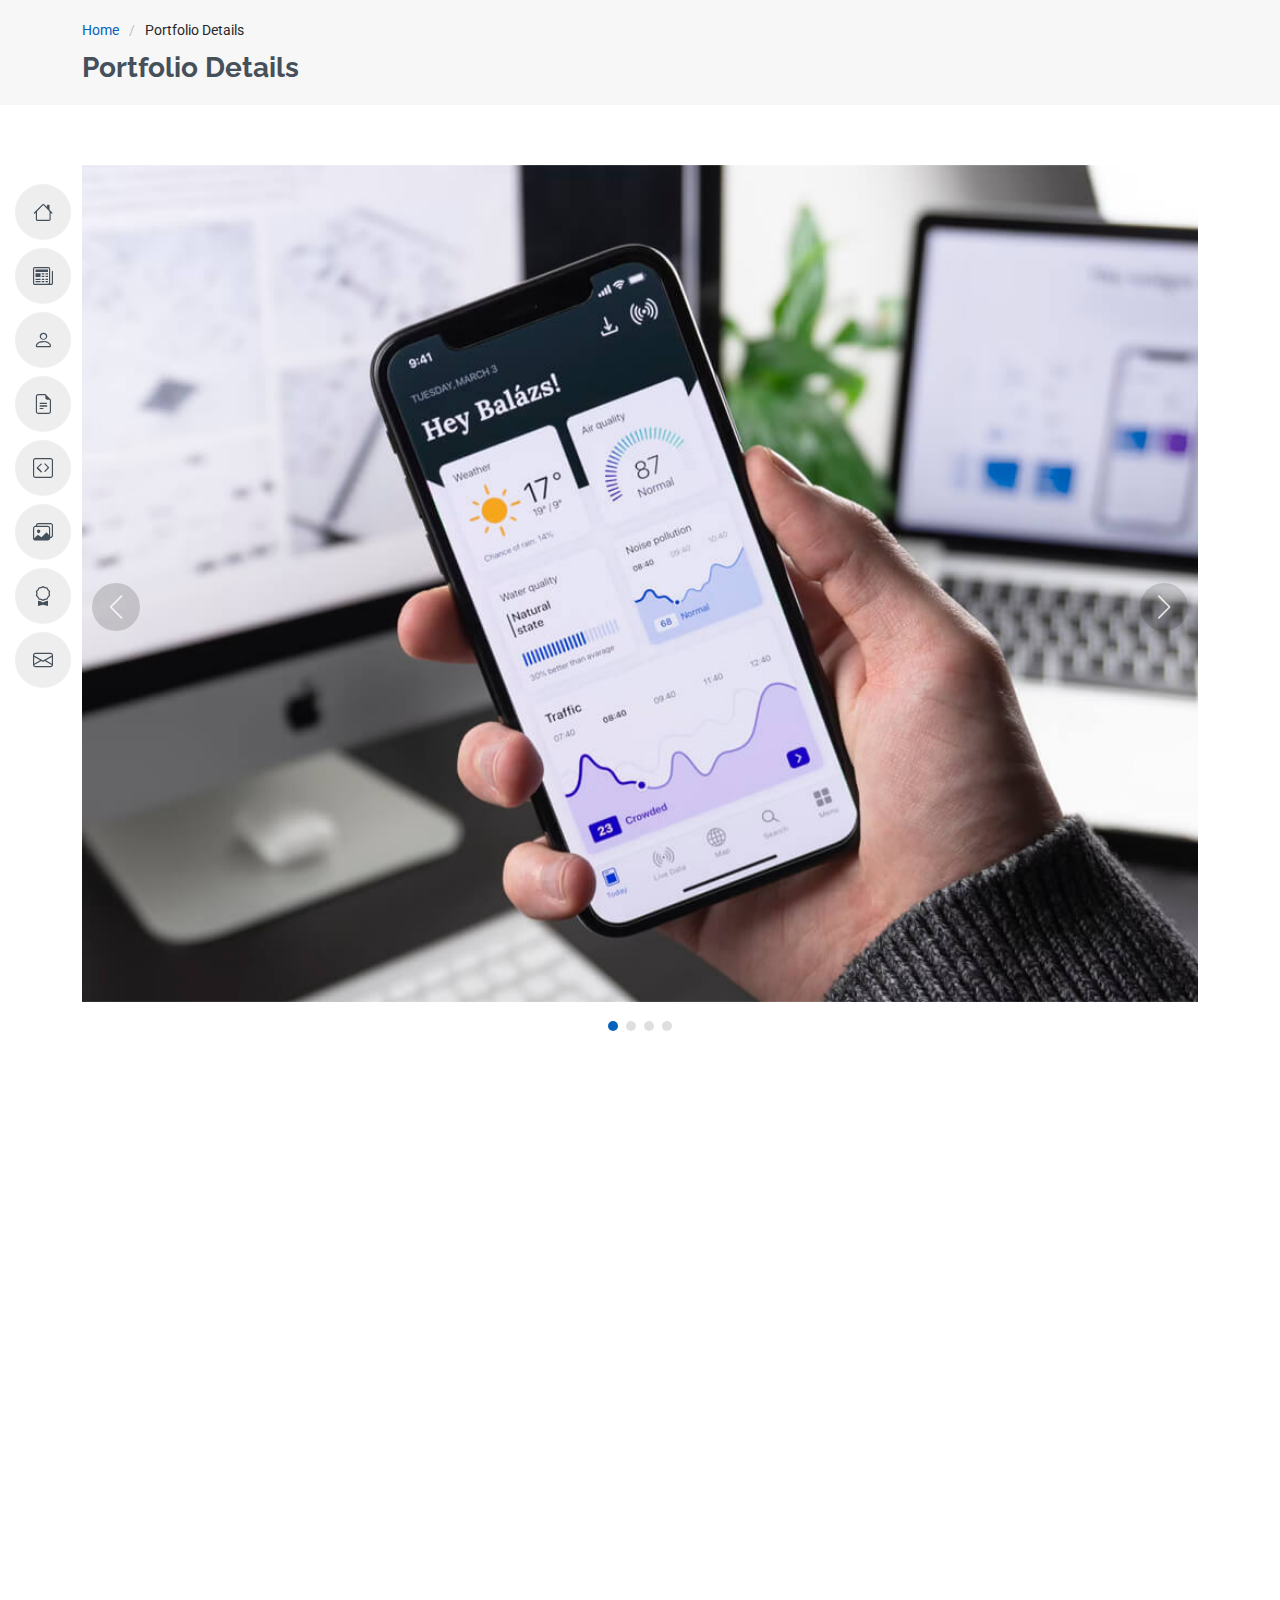
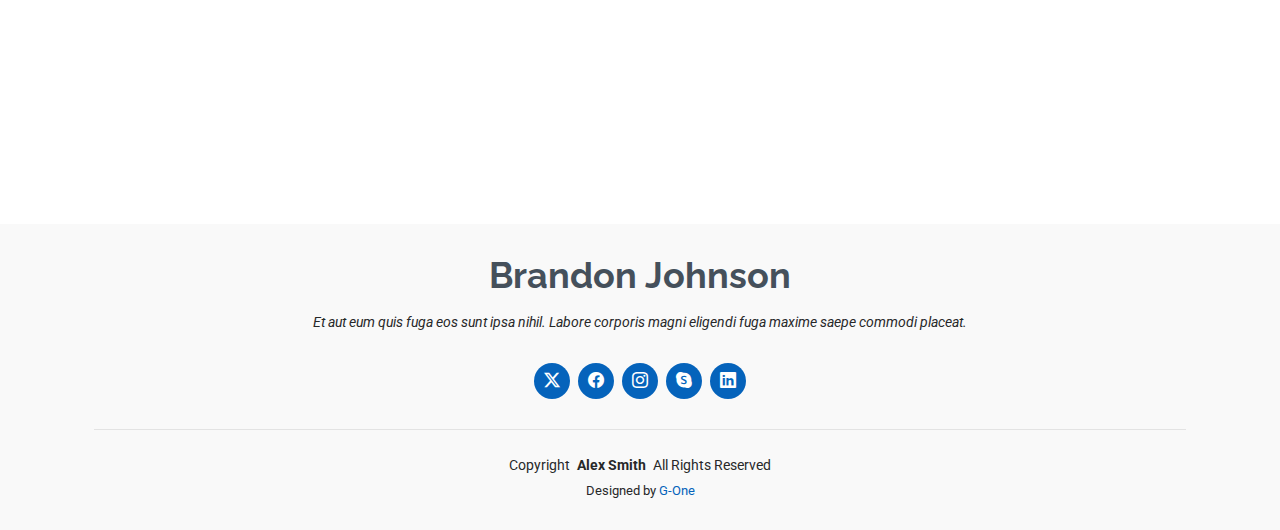
<file: portfolio-details.html>
<!DOCTYPE html>
<html lang="en">

<head>
  <meta charset="utf-8">
  <meta content="width=device-width, initial-scale=1.0" name="viewport">
  <title>Portfolio Details - Sajeevan Vinayakavaseekaran</title>
  <meta name="description" content="Project portfolio of Sajeevan Vinayakavaseekaran - View detailed case studies of healthcare systems, AI projects, and full-stack development work.">
  <meta name="keywords" content="Sajeevan Vinayakavaseekaran projects, portfolio, VIDA healthcare system, PacGuard, machine learning projects, full-stack projects">
  <meta name="author" content="Sajeevan Vinayakavaseekaran">
  <link rel="canonical" href="https://sajeevan16.github.io/portfolio-details.html">

  <!-- Favicons -->
  <link href="assets/img/favicon.png" rel="icon">
  <link href="assets/img/apple-touch-icon.png" rel="apple-touch-icon">

  <!-- Fonts -->
  <link href="https://fonts.googleapis.com" rel="preconnect">
  <link href="https://fonts.gstatic.com" rel="preconnect" crossorigin>
  <link href="https://fonts.googleapis.com/css2?family=Roboto:ital,wght@0,100;0,300;0,400;0,500;0,700;0,900;1,100;1,300;1,400;1,500;1,700;1,900&family=Poppins:ital,wght@0,100;0,200;0,300;0,400;0,500;0,600;0,700;0,800;0,900;1,100;1,200;1,300;1,400;1,500;1,600;1,700;1,800;1,900&family=Raleway:ital,wght@0,100;0,200;0,300;0,400;0,500;0,600;0,700;0,800;0,900;1,100;1,200;1,300;1,400;1,500;1,600;1,700;1,800;1,900&display=swap" rel="stylesheet">

  <!-- Vendor CSS Files -->
  <link href="assets/vendor/bootstrap/css/bootstrap.min.css" rel="stylesheet">
  <link href="assets/vendor/bootstrap-icons/bootstrap-icons.css" rel="stylesheet">
  <link href="assets/vendor/aos/aos.css" rel="stylesheet">
  <link href="assets/vendor/glightbox/css/glightbox.min.css" rel="stylesheet">
  <link href="assets/vendor/swiper/swiper-bundle.min.css" rel="stylesheet">

  <!-- Main CSS File -->
  <link href="assets/css/main.css" rel="stylesheet">

  <!-- =======================================================
  * Template Name: MyResume
  * Template URL: https://bootstrapmade.com/free-html-bootstrap-template-my-resume/
  * Updated: Jun 29 2024 with Bootstrap v5.3.3
  * Author: BootstrapMade.com
  * License: https://bootstrapmade.com/license/
  ======================================================== -->
</head>

<body class="portfolio-details-page">

  <div id="navbar-placeholder"></div>

  <main class="main">

    <!-- Page Title -->
    <div class="page-title" data-aos="fade">
      <div class="container">
        <nav class="breadcrumbs">
          <ol>
            <li><a href="index.html">Home</a></li>
            <li class="current">Portfolio Details</li>
          </ol>
        </nav>
        <h1>Portfolio Details</h1>
      </div>
    </div><!-- End Page Title -->

    <!-- Portfolio Details Section -->
    <section id="portfolio-details" class="portfolio-details section">

      <div class="container" data-aos="fade-up">

        <div class="portfolio-details-slider swiper init-swiper">
          <script type="application/json" class="swiper-config">
            {
              "loop": true,
              "speed": 600,
              "autoplay": {
                "delay": 5000
              },
              "slidesPerView": "auto",
              "navigation": {
                "nextEl": ".swiper-button-next",
                "prevEl": ".swiper-button-prev"
              },
              "pagination": {
                "el": ".swiper-pagination",
                "type": "bullets",
                "clickable": true
              }
            }
          </script>
          <div class="swiper-wrapper align-items-center">

            <div class="swiper-slide">
              <img src="assets/img/portfolio/app-1.jpg" alt="">
            </div>

            <div class="swiper-slide">
              <img src="assets/img/portfolio/product-1.jpg" alt="">
            </div>

            <div class="swiper-slide">
              <img src="assets/img/portfolio/branding-1.jpg" alt="">
            </div>

            <div class="swiper-slide">
              <img src="assets/img/portfolio/books-1.jpg" alt="">
            </div>

          </div>
          <div class="swiper-button-prev"></div>
          <div class="swiper-button-next"></div>
          <div class="swiper-pagination"></div>
        </div>

        <div class="row justify-content-between gy-4 mt-4">

          <div class="col-lg-8" data-aos="fade-up">
            <div class="portfolio-description">
              <h2>This is an example of portfolio details</h2>
              <p>
                Autem ipsum nam porro corporis rerum. Quis eos dolorem eos itaque inventore commodi labore quia quia. Exercitationem repudiandae officiis neque suscipit non officia eaque itaque enim. Voluptatem officia accusantium nesciunt est omnis tempora consectetur dignissimos. Sequi nulla at esse enim cum deserunt eius.
              </p>
              <p>
                Amet consequatur qui dolore veniam voluptatem voluptatem sit. Non aspernatur atque natus ut cum nam et. Praesentium error dolores rerum minus sequi quia veritatis eum. Eos et doloribus doloremque nesciunt molestiae laboriosam.
              </p>

              <div class="testimonial-item">
                <p>
                  <i class="bi bi-quote quote-icon-left"></i>
                  <span>Export tempor illum tamen malis malis eram quae irure esse labore quem cillum quid cillum eram malis quorum velit fore eram velit sunt aliqua noster fugiat irure amet legam anim culpa.</span>
                  <i class="bi bi-quote quote-icon-right"></i>
                </p>
                <div>
                  <img src="assets/img/testimonials/testimonials-2.jpg" class="testimonial-img" alt="">
                  <h3>Sara Wilsson</h3>
                  <h4>Designer</h4>
                </div>
              </div>

              <p>
                Impedit ipsum quae et aliquid doloribus et voluptatem quasi. Perspiciatis occaecati earum et magnam animi. Quibusdam non qui ea vitae suscipit vitae sunt. Repudiandae incidunt cumque minus deserunt assumenda tempore. Delectus voluptas necessitatibus est.
              </p>

              <p>
                Sunt voluptatum sapiente facilis quo odio aut ipsum repellat debitis. Molestiae et autem libero. Explicabo et quod necessitatibus similique quis dolor eum. Numquam eaque praesentium rem et qui nesciunt.
              </p>

            </div>
          </div>

          <div class="col-lg-3" data-aos="fade-up" data-aos-delay="100">
            <div class="portfolio-info">
              <h3>Project information</h3>
              <ul>
                <li><strong>Category</strong> Web design</li>
                <li><strong>Client</strong> ASU Company</li>
                <li><strong>Project date</strong> 01 March, 2020</li>
                <li><strong>Project URL</strong> <a href="#">www.example.com</a></li>
                <li><a href="#" class="btn-visit align-self-start">Visit Website</a></li>
              </ul>
            </div>
          </div>

        </div>

      </div>

    </section><!-- /Portfolio Details Section -->

  </main>

  <footer id="footer" class="footer position-relative light-background">
    <div class="container">
      <h3 class="sitename">Brandon Johnson</h3>
      <p>Et aut eum quis fuga eos sunt ipsa nihil. Labore corporis magni eligendi fuga maxime saepe commodi placeat.</p>
      <div class="social-links d-flex justify-content-center">
        <a href=""><i class="bi bi-twitter-x"></i></a>
        <a href=""><i class="bi bi-facebook"></i></a>
        <a href=""><i class="bi bi-instagram"></i></a>
        <a href=""><i class="bi bi-skype"></i></a>
        <a href=""><i class="bi bi-linkedin"></i></a>
      </div>
      <div class="container">
        <div class="copyright">
          <span>Copyright</span> <strong class="px-1 sitename">Alex Smith</strong> <span>All Rights Reserved</span>
        </div>
        <div class="credits">
          <!-- All the links in the footer should remain intact. -->
          <!-- You can delete the links only if you've purchased the pro version. -->
          <!-- Licensing information: https://bootstrapmade.com/license/ -->
          <!-- Purchase the pro version with working PHP/AJAX contact form: [buy-url] -->
          Designed by <a href="https://sajeevan16.github.io/">G-One</a>
        </div>
      </div>
    </div>
  </footer>

  <!-- Scroll Top -->
  <a href="#" id="scroll-top" class="scroll-top d-flex align-items-center justify-content-center"><i class="bi bi-arrow-up-short"></i></a>

  <!-- Preloader -->
  <div id="preloader"></div>

  <!-- Vendor JS Files -->
  <script src="assets/vendor/bootstrap/js/bootstrap.bundle.min.js"></script>
  <script src="assets/vendor/php-email-form/validate.js"></script>
  <script src="assets/vendor/aos/aos.js"></script>
  <script src="assets/vendor/typed.js/typed.umd.js"></script>
  <script src="assets/vendor/purecounter/purecounter_vanilla.js"></script>
  <script src="assets/vendor/waypoints/noframework.waypoints.js"></script>
  <script src="assets/vendor/glightbox/js/glightbox.min.js"></script>
  <script src="assets/vendor/imagesloaded/imagesloaded.pkgd.min.js"></script>
  <script src="assets/vendor/isotope-layout/isotope.pkgd.min.js"></script>
  <script src="assets/vendor/swiper/swiper-bundle.min.js"></script>

  <!-- Navbar Component -->
  <script src="assets/js/navbar.js?v=3"></script>

  <!-- Main JS File -->
  <script src="assets/js/main.js"></script>

</body>

</html>
</file>
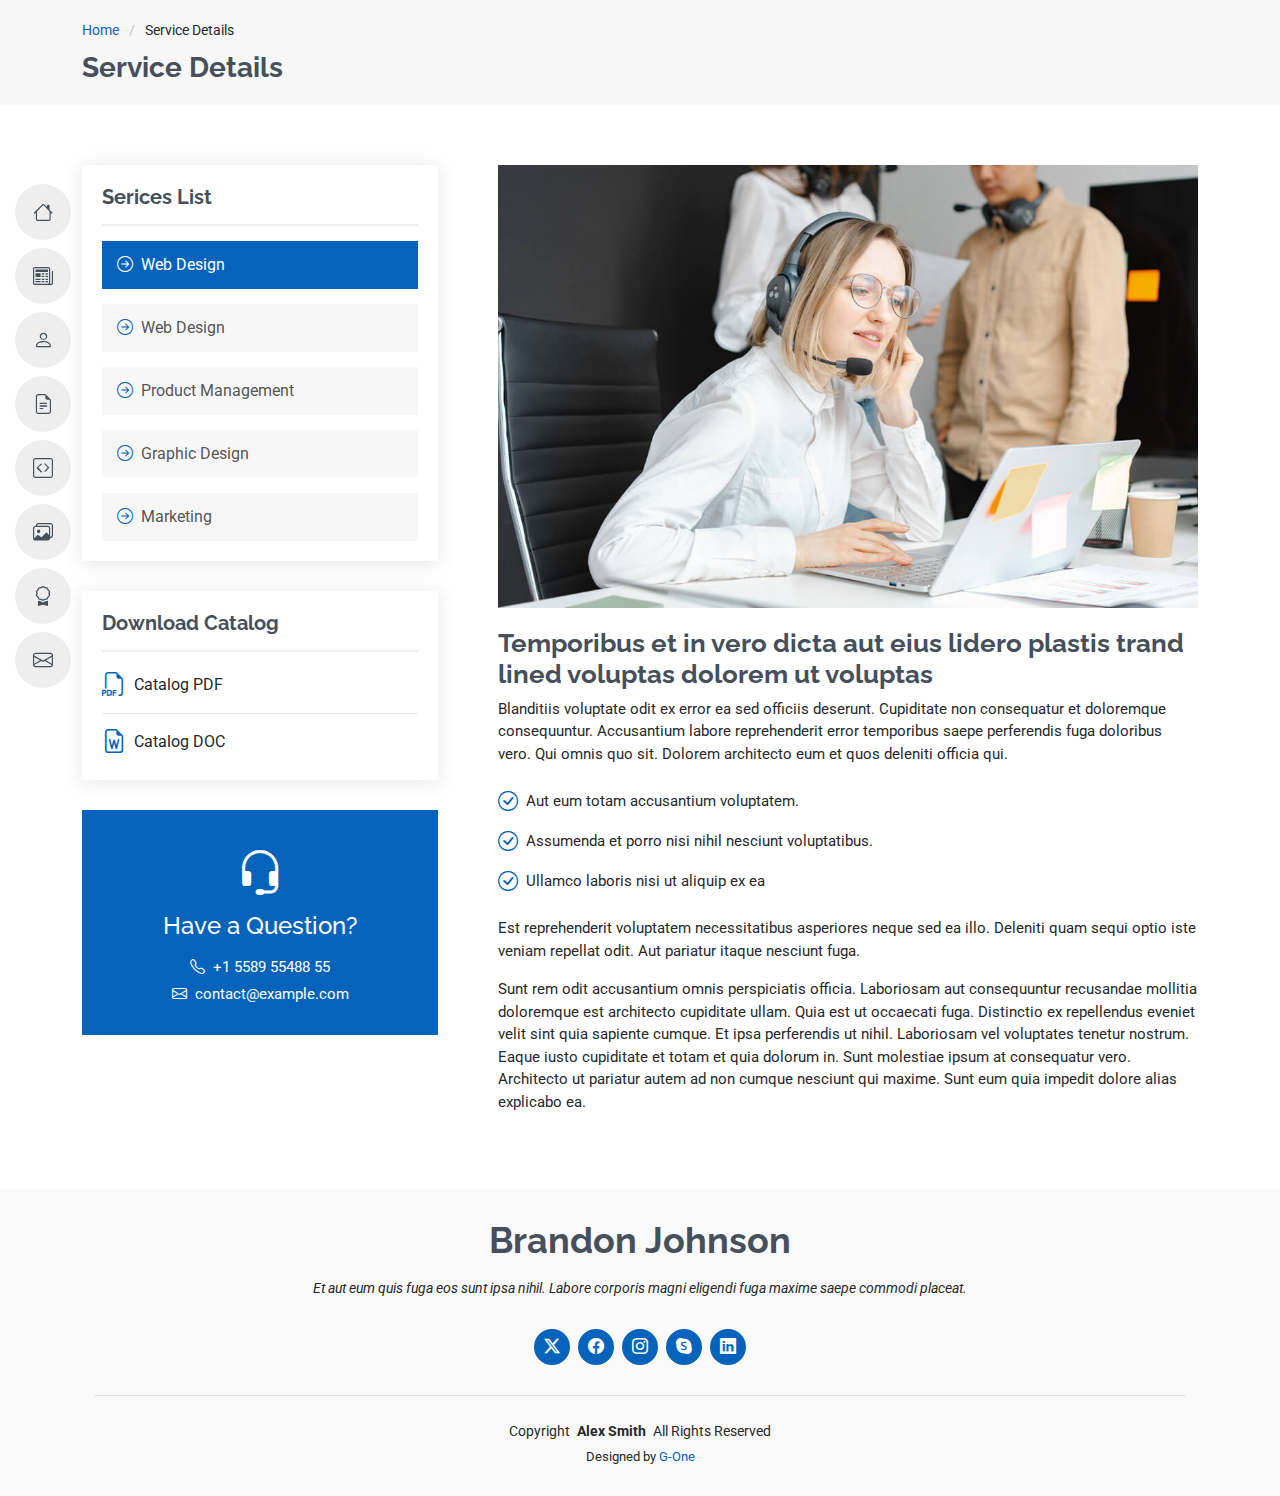
<file: service-details.html>
<!DOCTYPE html>
<html lang="en">

<head>
  <meta charset="utf-8">
  <meta content="width=device-width, initial-scale=1.0" name="viewport">
  <title>Certifications - Sajeevan Vinayakavaseekaran</title>
  <meta name="description" content="Professional certifications and continuous learning of Sajeevan Vinayakavaseekaran - Deep Learning Specialization, AWS Cloud Solutions, and technical expertise.">
  <meta name="keywords" content="Sajeevan Vinayakavaseekaran certifications, Deep Learning, AWS, Coursera, technical certifications, continuous learning">
  <meta name="author" content="Sajeevan Vinayakavaseekaran">
  <link rel="canonical" href="https://sajeevan16.github.io/service-details.html">

  <!-- Favicons -->
  <link href="assets/img/favicon.png" rel="icon">
  <link href="assets/img/apple-touch-icon.png" rel="apple-touch-icon">

  <!-- Fonts -->
  <link href="https://fonts.googleapis.com" rel="preconnect">
  <link href="https://fonts.gstatic.com" rel="preconnect" crossorigin>
  <link href="https://fonts.googleapis.com/css2?family=Roboto:ital,wght@0,100;0,300;0,400;0,500;0,700;0,900;1,100;1,300;1,400;1,500;1,700;1,900&family=Poppins:ital,wght@0,100;0,200;0,300;0,400;0,500;0,600;0,700;0,800;0,900;1,100;1,200;1,300;1,400;1,500;1,600;1,700;1,800;1,900&family=Raleway:ital,wght@0,100;0,200;0,300;0,400;0,500;0,600;0,700;0,800;0,900;1,100;1,200;1,300;1,400;1,500;1,600;1,700;1,800;1,900&display=swap" rel="stylesheet">

  <!-- Vendor CSS Files -->
  <link href="assets/vendor/bootstrap/css/bootstrap.min.css" rel="stylesheet">
  <link href="assets/vendor/bootstrap-icons/bootstrap-icons.css" rel="stylesheet">
  <link href="assets/vendor/aos/aos.css" rel="stylesheet">
  <link href="assets/vendor/glightbox/css/glightbox.min.css" rel="stylesheet">
  <link href="assets/vendor/swiper/swiper-bundle.min.css" rel="stylesheet">

  <!-- Main CSS File -->
  <link href="assets/css/main.css" rel="stylesheet">

  <!-- =======================================================
  * Template Name: MyResume
  * Template URL: https://bootstrapmade.com/free-html-bootstrap-template-my-resume/
  * Updated: Jun 29 2024 with Bootstrap v5.3.3
  * Author: BootstrapMade.com
  * License: https://bootstrapmade.com/license/
  ======================================================== -->
</head>

<body class="service-details-page">

  <div id="navbar-placeholder"></div>

  <main class="main">

    <!-- Page Title -->
    <div class="page-title" data-aos="fade">
      <div class="container">
        <nav class="breadcrumbs">
          <ol>
            <li><a href="index.html">Home</a></li>
            <li class="current">Service Details</li>
          </ol>
        </nav>
        <h1>Service Details</h1>
      </div>
    </div><!-- End Page Title -->

    <!-- Service Details Section -->
    <section id="service-details" class="service-details section">

      <div class="container">

        <div class="row gy-5">

          <div class="col-lg-4" data-aos="fade-up" data-aos-delay="100">

            <div class="service-box">
              <h4>Serices List</h4>
              <div class="services-list">
                <a href="#" class="active"><i class="bi bi-arrow-right-circle"></i><span>Web Design</span></a>
                <a href="#"><i class="bi bi-arrow-right-circle"></i><span>Web Design</span></a>
                <a href="#"><i class="bi bi-arrow-right-circle"></i><span>Product Management</span></a>
                <a href="#"><i class="bi bi-arrow-right-circle"></i><span>Graphic Design</span></a>
                <a href="#"><i class="bi bi-arrow-right-circle"></i><span>Marketing</span></a>
              </div>
            </div><!-- End Services List -->

            <div class="service-box">
              <h4>Download Catalog</h4>
              <div class="download-catalog">
                <a href="#"><i class="bi bi-filetype-pdf"></i><span>Catalog PDF</span></a>
                <a href="#"><i class="bi bi-file-earmark-word"></i><span>Catalog DOC</span></a>
              </div>
            </div><!-- End Services List -->

            <div class="help-box d-flex flex-column justify-content-center align-items-center">
              <i class="bi bi-headset help-icon"></i>
              <h4>Have a Question?</h4>
              <p class="d-flex align-items-center mt-2 mb-0"><i class="bi bi-telephone me-2"></i> <span>+1 5589 55488 55</span></p>
              <p class="d-flex align-items-center mt-1 mb-0"><i class="bi bi-envelope me-2"></i> <a href="mailto:contact@example.com">contact@example.com</a></p>
            </div>

          </div>

          <div class="col-lg-8 ps-lg-5" data-aos="fade-up" data-aos-delay="200">
            <img src="assets/img/services.jpg" alt="" class="img-fluid services-img">
            <h3>Temporibus et in vero dicta aut eius lidero plastis trand lined voluptas dolorem ut voluptas</h3>
            <p>
              Blanditiis voluptate odit ex error ea sed officiis deserunt. Cupiditate non consequatur et doloremque consequuntur. Accusantium labore reprehenderit error temporibus saepe perferendis fuga doloribus vero. Qui omnis quo sit. Dolorem architecto eum et quos deleniti officia qui.
            </p>
            <ul>
              <li><i class="bi bi-check-circle"></i> <span>Aut eum totam accusantium voluptatem.</span></li>
              <li><i class="bi bi-check-circle"></i> <span>Assumenda et porro nisi nihil nesciunt voluptatibus.</span></li>
              <li><i class="bi bi-check-circle"></i> <span>Ullamco laboris nisi ut aliquip ex ea</span></li>
            </ul>
            <p>
              Est reprehenderit voluptatem necessitatibus asperiores neque sed ea illo. Deleniti quam sequi optio iste veniam repellat odit. Aut pariatur itaque nesciunt fuga.
            </p>
            <p>
              Sunt rem odit accusantium omnis perspiciatis officia. Laboriosam aut consequuntur recusandae mollitia doloremque est architecto cupiditate ullam. Quia est ut occaecati fuga. Distinctio ex repellendus eveniet velit sint quia sapiente cumque. Et ipsa perferendis ut nihil. Laboriosam vel voluptates tenetur nostrum. Eaque iusto cupiditate et totam et quia dolorum in. Sunt molestiae ipsum at consequatur vero. Architecto ut pariatur autem ad non cumque nesciunt qui maxime. Sunt eum quia impedit dolore alias explicabo ea.
            </p>
          </div>

        </div>

      </div>

    </section><!-- /Service Details Section -->

  </main>

  <footer id="footer" class="footer position-relative light-background">
    <div class="container">
      <h3 class="sitename">Brandon Johnson</h3>
      <p>Et aut eum quis fuga eos sunt ipsa nihil. Labore corporis magni eligendi fuga maxime saepe commodi placeat.</p>
      <div class="social-links d-flex justify-content-center">
        <a href=""><i class="bi bi-twitter-x"></i></a>
        <a href=""><i class="bi bi-facebook"></i></a>
        <a href=""><i class="bi bi-instagram"></i></a>
        <a href=""><i class="bi bi-skype"></i></a>
        <a href=""><i class="bi bi-linkedin"></i></a>
      </div>
      <div class="container">
        <div class="copyright">
          <span>Copyright</span> <strong class="px-1 sitename">Alex Smith</strong> <span>All Rights Reserved</span>
        </div>
        <div class="credits">
          <!-- All the links in the footer should remain intact. -->
          <!-- You can delete the links only if you've purchased the pro version. -->
          <!-- Licensing information: https://bootstrapmade.com/license/ -->
          <!-- Purchase the pro version with working PHP/AJAX contact form: [buy-url] -->
          Designed by <a href="https://sajeevan16.github.io/">G-One</a>
        </div>
      </div>
    </div>
  </footer>

  <!-- Scroll Top -->
  <a href="#" id="scroll-top" class="scroll-top d-flex align-items-center justify-content-center"><i class="bi bi-arrow-up-short"></i></a>

  <!-- Preloader -->
  <div id="preloader"></div>

  <!-- Vendor JS Files -->
  <script src="assets/vendor/bootstrap/js/bootstrap.bundle.min.js"></script>
  <script src="assets/vendor/php-email-form/validate.js"></script>
  <script src="assets/vendor/aos/aos.js"></script>
  <script src="assets/vendor/typed.js/typed.umd.js"></script>
  <script src="assets/vendor/purecounter/purecounter_vanilla.js"></script>
  <script src="assets/vendor/waypoints/noframework.waypoints.js"></script>
  <script src="assets/vendor/glightbox/js/glightbox.min.js"></script>
  <script src="assets/vendor/imagesloaded/imagesloaded.pkgd.min.js"></script>
  <script src="assets/vendor/isotope-layout/isotope.pkgd.min.js"></script>
  <script src="assets/vendor/swiper/swiper-bundle.min.js"></script>

  <!-- Navbar Component -->
  <script src="assets/js/navbar.js?v=3"></script>

  <!-- Main JS File -->
  <script src="assets/js/main.js"></script>

</body>

</html>
</file>
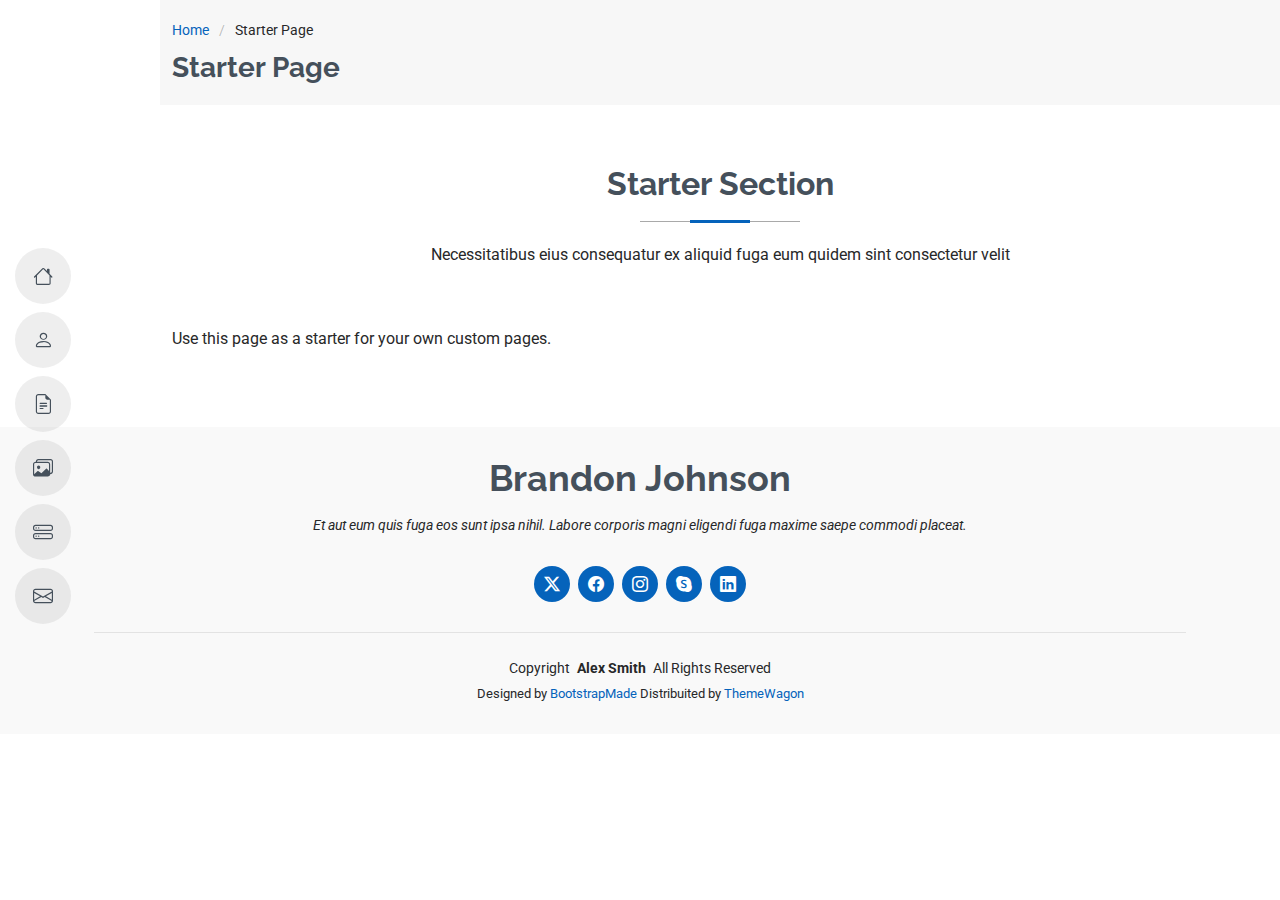
<file: starter-page.html>
<!DOCTYPE html>
<html lang="en">

<head>
  <meta charset="utf-8">
  <meta content="width=device-width, initial-scale=1.0" name="viewport">
  <title>Starter Page - MyResume Bootstrap Template</title>
  <meta content="" name="description">
  <meta content="" name="keywords">

  <!-- Favicons -->
  <link href="assets/img/favicon.png" rel="icon">
  <link href="assets/img/apple-touch-icon.png" rel="apple-touch-icon">

  <!-- Fonts -->
  <link href="https://fonts.googleapis.com" rel="preconnect">
  <link href="https://fonts.gstatic.com" rel="preconnect" crossorigin>
  <link href="https://fonts.googleapis.com/css2?family=Roboto:ital,wght@0,100;0,300;0,400;0,500;0,700;0,900;1,100;1,300;1,400;1,500;1,700;1,900&family=Poppins:ital,wght@0,100;0,200;0,300;0,400;0,500;0,600;0,700;0,800;0,900;1,100;1,200;1,300;1,400;1,500;1,600;1,700;1,800;1,900&family=Raleway:ital,wght@0,100;0,200;0,300;0,400;0,500;0,600;0,700;0,800;0,900;1,100;1,200;1,300;1,400;1,500;1,600;1,700;1,800;1,900&display=swap" rel="stylesheet">

  <!-- Vendor CSS Files -->
  <link href="assets/vendor/bootstrap/css/bootstrap.min.css" rel="stylesheet">
  <link href="assets/vendor/bootstrap-icons/bootstrap-icons.css" rel="stylesheet">
  <link href="assets/vendor/aos/aos.css" rel="stylesheet">
  <link href="assets/vendor/glightbox/css/glightbox.min.css" rel="stylesheet">
  <link href="assets/vendor/swiper/swiper-bundle.min.css" rel="stylesheet">

  <!-- Main CSS File -->
  <link href="assets/css/main.css" rel="stylesheet">

  <!-- =======================================================
  * Template Name: MyResume
  * Template URL: https://bootstrapmade.com/free-html-bootstrap-template-my-resume/
  * Updated: Jun 29 2024 with Bootstrap v5.3.3
  * Author: BootstrapMade.com
  * License: https://bootstrapmade.com/license/
  ======================================================== -->
</head>

<body class="starter-page-page">

  <header id="header" class="header d-flex flex-column justify-content-center">

    <i class="header-toggle d-xl-none bi bi-list"></i>

    <nav id="navmenu" class="navmenu">
      <ul>
        <li><a href="#hero"><i class="bi bi-house navicon"></i><span>Home</span></a></li>
        <li><a href="#about"><i class="bi bi-person navicon"></i><span>About</span></a></li>
        <li><a href="#resume"><i class="bi bi-file-earmark-text navicon"></i><span>Resume</span></a></li>
        <li><a href="#portfolio"><i class="bi bi-images navicon"></i><span>Portfolio</span></a></li>
        <li><a href="#services"><i class="bi bi-hdd-stack navicon"></i><span>Services</span></a></li>
        <li><a href="#contact"><i class="bi bi-envelope navicon"></i><span>Contact</span></a></li>
      </ul>
    </nav>

  </header>

  <main class="main">

    <!-- Page Title -->
    <div class="page-title" data-aos="fade">
      <div class="container">
        <nav class="breadcrumbs">
          <ol>
            <li><a href="index.html">Home</a></li>
            <li class="current">Starter Page</li>
          </ol>
        </nav>
        <h1>Starter Page</h1>
      </div>
    </div><!-- End Page Title -->

    <!-- Starter Section Section -->
    <section id="starter-section" class="starter-section section">

      <!-- Section Title -->
      <div class="container section-title" data-aos="fade-up">
        <h2>Starter Section</h2>
        <p>Necessitatibus eius consequatur ex aliquid fuga eum quidem sint consectetur velit</p>
      </div><!-- End Section Title -->

      <div class="container" data-aos="fade-up">
        <p>Use this page as a starter for your own custom pages.</p>
      </div>

    </section><!-- /Starter Section Section -->

  </main>

  <footer id="footer" class="footer position-relative light-background">
    <div class="container">
      <h3 class="sitename">Brandon Johnson</h3>
      <p>Et aut eum quis fuga eos sunt ipsa nihil. Labore corporis magni eligendi fuga maxime saepe commodi placeat.</p>
      <div class="social-links d-flex justify-content-center">
        <a href=""><i class="bi bi-twitter-x"></i></a>
        <a href=""><i class="bi bi-facebook"></i></a>
        <a href=""><i class="bi bi-instagram"></i></a>
        <a href=""><i class="bi bi-skype"></i></a>
        <a href=""><i class="bi bi-linkedin"></i></a>
      </div>
      <div class="container">
        <div class="copyright">
          <span>Copyright</span> <strong class="px-1 sitename">Alex Smith</strong> <span>All Rights Reserved</span>
        </div>
        <div class="credits">
          <!-- All the links in the footer should remain intact. -->
          <!-- You can delete the links only if you've purchased the pro version. -->
          <!-- Licensing information: https://bootstrapmade.com/license/ -->
          <!-- Purchase the pro version with working PHP/AJAX contact form: [buy-url] -->
          Designed by <a href="https://bootstrapmade.com/">BootstrapMade</a> Distribuited by <a href="https://themewagon.com">ThemeWagon</a>
        </div>
      </div>
    </div>
  </footer>

  <!-- Scroll Top -->
  <a href="#" id="scroll-top" class="scroll-top d-flex align-items-center justify-content-center"><i class="bi bi-arrow-up-short"></i></a>

  <!-- Preloader -->
  <div id="preloader"></div>

  <!-- Vendor JS Files -->
  <script src="assets/vendor/bootstrap/js/bootstrap.bundle.min.js"></script>
  <script src="assets/vendor/php-email-form/validate.js"></script>
  <script src="assets/vendor/aos/aos.js"></script>
  <script src="assets/vendor/typed.js/typed.umd.js"></script>
  <script src="assets/vendor/purecounter/purecounter_vanilla.js"></script>
  <script src="assets/vendor/waypoints/noframework.waypoints.js"></script>
  <script src="assets/vendor/glightbox/js/glightbox.min.js"></script>
  <script src="assets/vendor/imagesloaded/imagesloaded.pkgd.min.js"></script>
  <script src="assets/vendor/isotope-layout/isotope.pkgd.min.js"></script>
  <script src="assets/vendor/swiper/swiper-bundle.min.js"></script>

  <!-- Main JS File -->
  <script src="assets/js/main.js"></script>

</body>

</html>
</file>
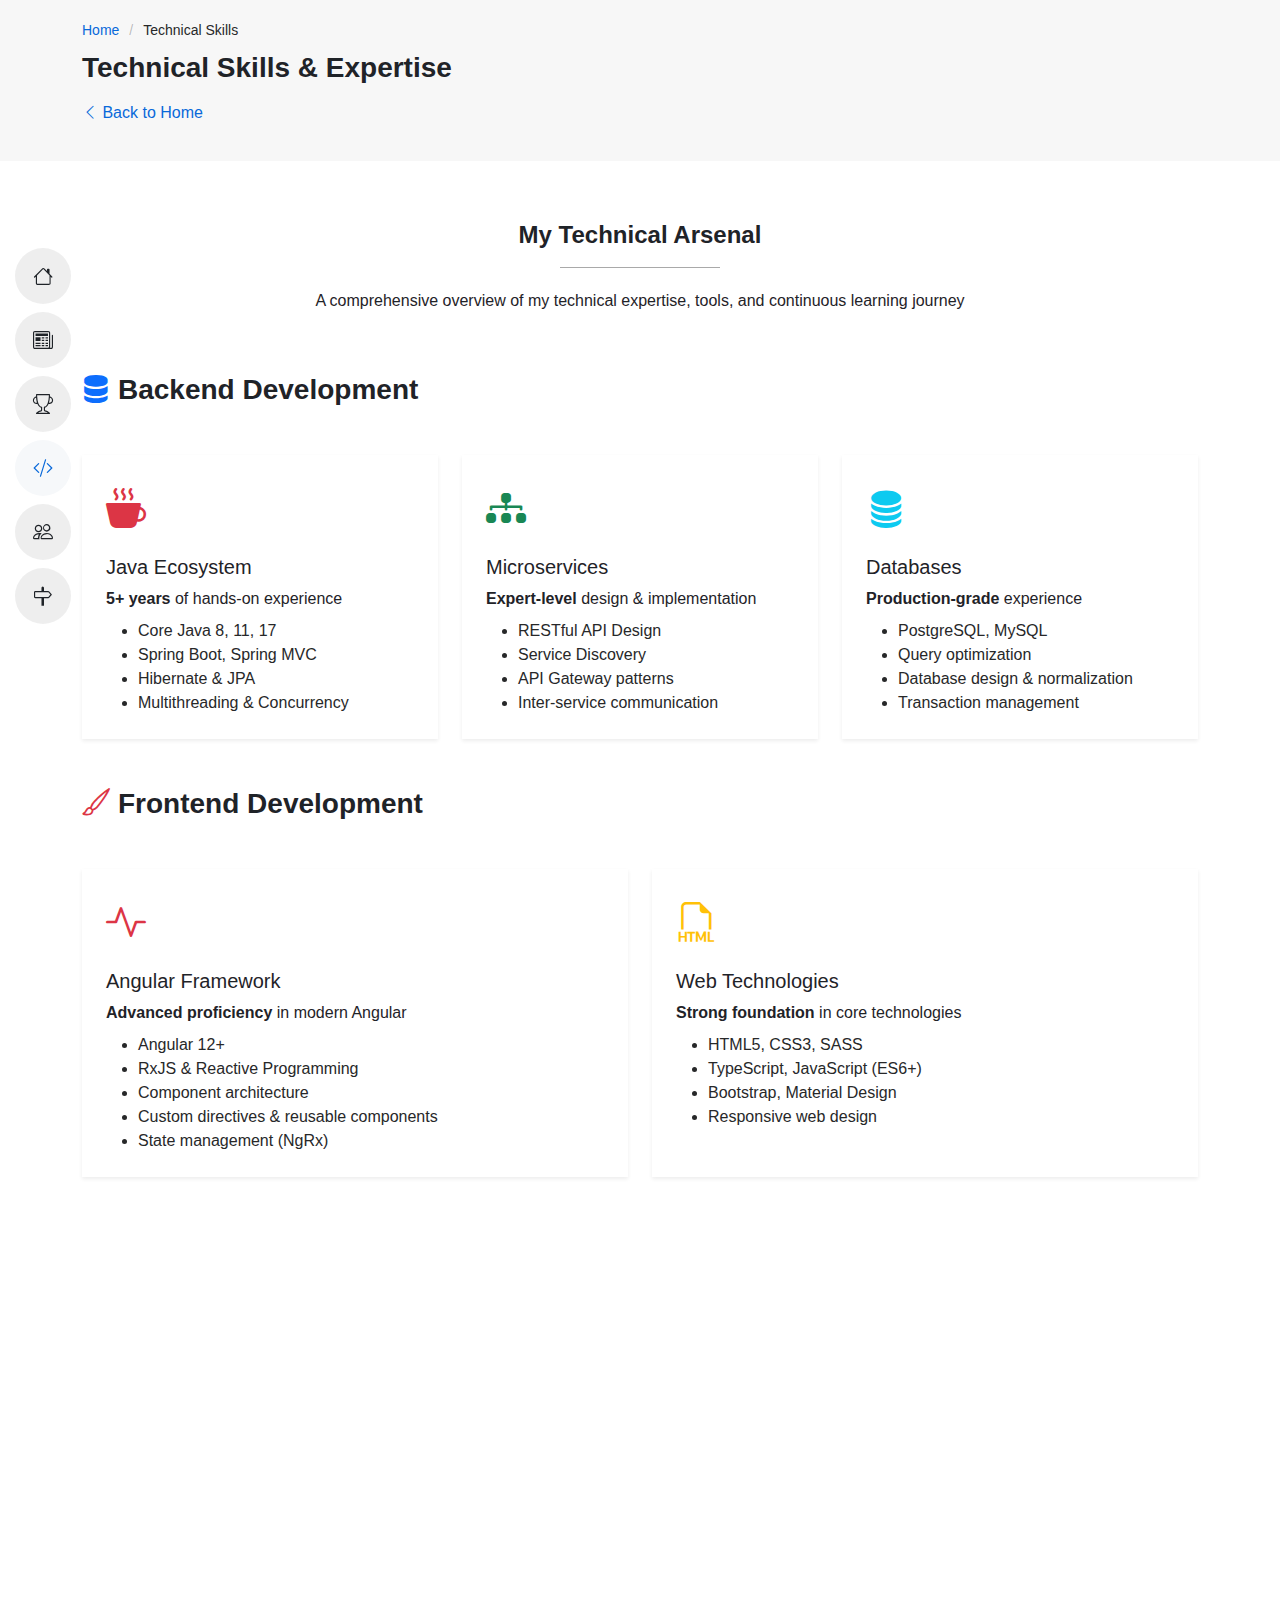
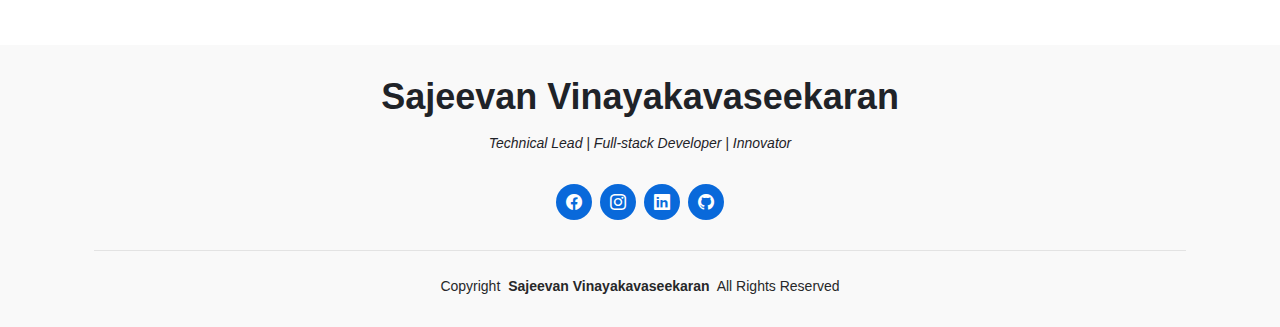
<file: technical-skills.html>
<!DOCTYPE html>
<html lang="en">

<head>
  <meta charset="utf-8">
  <meta content="width=device-width, initial-scale=1.0" name="viewport">
  <title>Technical Skills - Sajeevan Vinayakavaseekaran</title>
  <meta name="description" content="Comprehensive technical skills and expertise of Sajeevan Vinayakavaseekaran - Java, Angular, Spring Boot, AWS, Microservices, Cloud Solutions, and problem-solving on LeetCode.">
  <meta name="keywords" content="Sajeevan Vinayakavaseekaran technical skills, Java, Angular, Spring Boot, AWS, Kafka, Redis, LeetCode, microservices, cloud architecture">
  <meta name="author" content="Sajeevan Vinayakavaseekaran">
  <link rel="canonical" href="https://sajeevan16.github.io/technical-skills.html">

  <!-- Favicons -->
  <link href="assets/img/favicon.png" rel="icon">
  <link href="assets/img/apple-touch-icon.png" rel="apple-touch-icon">

  <!-- Fonts -->
  <link href="https://fonts.googleapis.com" rel="preconnect">
  <link href="https://fonts.gstatic.com" rel="preconnect" crossorigin>
  <link href="https://fonts.googleapis.com/css2?family=Roboto:ital,wght@0,100;0,300;0,400;0,500;0,700;0,900;1,100;1,300;1,400;1,500;1,700;1,900&family=Poppins:ital,wght@0,100;0,200;0,300;0,400;0,500;0,600;0,700;0,800;0,900;1,100;1,200;1,300;1,400;1,500;1,600;1,700;1,800;1,900&family=Raleway:ital,wght@0,100;0,200;0,300;0,400;0,500;0,600;0,700;0,800;0,900;1,100;1,200;1,300;1,400;1,500;1,600;1,700;1,800;1,900&display=swap" rel="stylesheet">

  <!-- Vendor CSS Files -->
  <link href="assets/vendor/bootstrap/css/bootstrap.min.css" rel="stylesheet">
  <link href="assets/vendor/bootstrap-icons/bootstrap-icons.css" rel="stylesheet">
  <link href="assets/vendor/aos/aos.css" rel="stylesheet">
  <link href="assets/vendor/glightbox/css/glightbox.min.css" rel="stylesheet">
  <link href="assets/vendor/swiper/swiper-bundle.min.css" rel="stylesheet">

  <!-- Main CSS File -->
  <link href="assets/css/main.css" rel="stylesheet">
  <link href="assets/css/custom.css" rel="stylesheet">
  
  <!-- Google Analytics -->
  <script async src="https://www.googletagmanager.com/gtag/js?id=G-RSDYS194JT"></script>
  <script>
    window.dataLayer = window.dataLayer || [];
    function gtag(){dataLayer.push(arguments);}
    gtag('js', new Date());
    gtag('config', 'G-RSDYS194JT');
  </script>
</head>

<body class="page">

  <div id="navbar-placeholder"></div>

  <main class="main">

    <!-- Page Title -->
    <div class="page-title" data-aos="fade">
      <div class="container">
        <nav class="breadcrumbs">
          <ol>
            <li><a href="index.html">Home</a></li>
            <li class="current">Technical Skills</li>
          </ol>
        </nav>
        <h1>Technical Skills & Expertise</h1>
        <p class="mt-3">
          <a href="index.html" class="back-link">
            <i class="bi bi-chevron-left"></i> Back to Home
          </a>
        </p>
      </div>
    </div><!-- End Page Title -->

    <!-- Technical Skills Section -->
    <section id="technical-skills" class="about section">

      <div class="container section-title" data-aos="fade-up">
        <h2>My Technical Arsenal</h2>
        <p>A comprehensive overview of my technical expertise, tools, and continuous learning journey</p>
      </div>

      <div class="container">

        <!-- Backend Technologies -->
        <div class="row gy-4 mb-5" data-aos="fade-up" data-aos-delay="100">
          <div class="col-lg-12">
            <h3 class="fw-bold mb-4"><i class="bi bi-server text-primary me-2"></i>Backend Development</h3>
          </div>
          <div class="col-lg-4 col-md-6">
            <div class="skill-box p-4 h-100 shadow-sm">
              <i class="bi bi-cup-hot-fill fs-1 text-danger mb-3 d-block"></i>
              <h5>Java Ecosystem</h5>
              <p class="mb-2"><strong>5+ years</strong> of hands-on experience</p>
              <ul class="mb-0">
                <li>Core Java 8, 11, 17</li>
                <li>Spring Boot, Spring MVC</li>
                <li>Hibernate & JPA</li>
                <li>Multithreading & Concurrency</li>
              </ul>
            </div>
          </div>
          <div class="col-lg-4 col-md-6">
            <div class="skill-box p-4 h-100 shadow-sm">
              <i class="bi bi-diagram-3-fill fs-1 text-success mb-3 d-block"></i>
              <h5>Microservices</h5>
              <p class="mb-2"><strong>Expert-level</strong> design & implementation</p>
              <ul class="mb-0">
                <li>RESTful API Design</li>
                <li>Service Discovery</li>
                <li>API Gateway patterns</li>
                <li>Inter-service communication</li>
              </ul>
            </div>
          </div>
          <div class="col-lg-4 col-md-6">
            <div class="skill-box p-4 h-100 shadow-sm">
              <i class="bi bi-database-fill fs-1 text-info mb-3 d-block"></i>
              <h5>Databases</h5>
              <p class="mb-2"><strong>Production-grade</strong> experience</p>
              <ul class="mb-0">
                <li>PostgreSQL, MySQL</li>
                <li>Query optimization</li>
                <li>Database design & normalization</li>
                <li>Transaction management</li>
              </ul>
            </div>
          </div>
        </div>

        <!-- Frontend Technologies -->
        <div class="row gy-4 mb-5" data-aos="fade-up" data-aos-delay="200">
          <div class="col-lg-12">
            <h3 class="fw-bold mb-4"><i class="bi bi-brush text-danger me-2"></i>Frontend Development</h3>
          </div>
          <div class="col-lg-6 col-md-6">
            <div class="skill-box p-4 h-100 shadow-sm">
              <i class="bi bi-activity fs-1 text-danger mb-3 d-block"></i>
              <h5>Angular Framework</h5>
              <p class="mb-2"><strong>Advanced proficiency</strong> in modern Angular</p>
              <ul class="mb-0">
                <li>Angular 12+</li>
                <li>RxJS & Reactive Programming</li>
                <li>Component architecture</li>
                <li>Custom directives & reusable components</li>
                <li>State management (NgRx)</li>
              </ul>
            </div>
          </div>
          <div class="col-lg-6 col-md-6">
            <div class="skill-box p-4 h-100 shadow-sm">
              <i class="bi bi-filetype-html fs-1 text-warning mb-3 d-block"></i>
              <h5>Web Technologies</h5>
              <p class="mb-2"><strong>Strong foundation</strong> in core technologies</p>
              <ul class="mb-0">
                <li>HTML5, CSS3, SASS</li>
                <li>TypeScript, JavaScript (ES6+)</li>
                <li>Bootstrap, Material Design</li>
                <li>Responsive web design</li>
              </ul>
            </div>
          </div>
        </div>

        <!-- Cloud & DevOps -->
        <div class="row gy-4 mb-5" data-aos="fade-up" data-aos-delay="300">
          <div class="col-lg-12">
            <h3 class="fw-bold mb-4"><i class="bi bi-cloud-fill text-info me-2"></i>Cloud & DevOps</h3>
          </div>
          <div class="col-lg-4 col-md-6">
            <div class="skill-box p-4 h-100 shadow-sm">
              <i class="bi bi-cloud-check-fill fs-1 text-warning mb-3 d-block"></i>
              <h5>AWS Cloud</h5>
              <p class="mb-2"><strong>Pursuing certification</strong> & hands-on experience</p>
              <ul class="mb-0">
                <li>EC2, S3, RDS</li>
                <li>Lambda functions</li>
                <li>CloudWatch monitoring</li>
                <li>IAM & Security</li>
              </ul>
            </div>
          </div>
          <div class="col-lg-4 col-md-6">
            <div class="skill-box p-4 h-100 shadow-sm">
              <i class="bi bi-box-seam fs-1 text-primary mb-3 d-block"></i>
              <h5>Containerization</h5>
              <p class="mb-2"><strong>Docker expertise</strong></p>
              <ul class="mb-0">
                <li>Docker containerization</li>
                <li>Docker Compose</li>
                <li>Multi-stage builds</li>
                <li>Container orchestration basics</li>
              </ul>
            </div>
          </div>
          <div class="col-lg-4 col-md-6">
            <div class="skill-box p-4 h-100 shadow-sm">
              <i class="bi bi-git fs-1 text-danger mb-3 d-block"></i>
              <h5>Version Control & CI/CD</h5>
              <p class="mb-2"><strong>Daily workflow</strong> tools</p>
              <ul class="mb-0">
                <li>Git, GitHub, GitLab</li>
                <li>Jenkins pipelines</li>
                <li>Automated testing</li>
                <li>Deployment automation</li>
              </ul>
            </div>
          </div>
        </div>

        <!-- Messaging & Caching -->
        <div class="row gy-4 mb-5" data-aos="fade-up" data-aos-delay="400">
          <div class="col-lg-12">
            <h3 class="fw-bold mb-4"><i class="bi bi-lightning-charge-fill text-warning me-2"></i>High Performance</h3>
          </div>
          <div class="col-lg-6 col-md-6">
            <div class="skill-box p-4 h-100 shadow-sm">
              <i class="bi bi-broadcast fs-1 text-success mb-3 d-block"></i>
              <h5>Messaging Systems</h5>
              <p class="mb-2"><strong>Production experience</strong> with Kafka</p>
              <ul class="mb-0">
                <li>Apache Kafka producers & consumers</li>
                <li>Event-driven architecture</li>
                <li>Message streaming</li>
                <li>Real-time data processing</li>
              </ul>
            </div>
          </div>
          <div class="col-lg-6 col-md-6">
            <div class="skill-box p-4 h-100 shadow-sm">
              <i class="bi bi-lightning-fill fs-1 text-danger mb-3 d-block"></i>
              <h5>Caching Solutions</h5>
              <p class="mb-2"><strong>Performance optimization</strong> expert</p>
              <ul class="mb-0">
                <li>Redis caching strategies</li>
                <li>Reduced response times to microseconds</li>
                <li>Cache invalidation patterns</li>
                <li>Performance tuning</li>
              </ul>
            </div>
          </div>
        </div>

        <!-- Problem Solving & LeetCode -->
        <div class="row gy-4 mb-5" data-aos="fade-up" data-aos-delay="500">
          <div class="col-lg-12">
            <h3 class="fw-bold mb-4"><i class="bi bi-puzzle-fill text-success me-2"></i>Problem Solving & Algorithms</h3>
          </div>
          <div class="col-lg-12">
            <div class="leetcode-section p-5 bg-light rounded shadow-sm">
              <div class="row align-items-center">
                <div class="col-md-8">
                  <h4 class="mb-3"><i class="bi bi-code-square text-warning me-2"></i>LeetCode Profile</h4>
                  <p class="mb-3">Continuously sharpening problem-solving skills through algorithmic challenges and competitive programming.</p>
                  <div class="mb-4">
                    <h6 class="text-muted mb-2">Skills Earned:</h6>
                    <div class="d-flex flex-wrap gap-2">
                      <span class="badge bg-primary p-2">Data Structures</span>
                      <span class="badge bg-success p-2">Algorithms</span>
                      <span class="badge bg-info p-2">Problem Solving</span>
                      <span class="badge bg-warning text-dark p-2">Dynamic Programming</span>
                    </div>
                  </div>
                  <a href="https://leetcode.com/u/sajeevan16/" target="_blank" class="btn btn-outline-warning">
                    <i class="bi bi-box-arrow-up-right me-2"></i>View My LeetCode Profile
                  </a>
                </div>
                <div class="col-md-4 text-center">
                  <i class="bi bi-trophy-fill display-1 text-warning"></i>
                  <p class="mt-3 text-muted">Consistent practice for<br>continuous improvement</p>
                </div>
              </div>
            </div>
          </div>
        </div>

        <!-- Tools & Platforms -->
        <div class="row gy-4 mb-5" data-aos="fade-up" data-aos-delay="600">
          <div class="col-lg-12">
            <h3 class="fw-bold mb-4"><i class="bi bi-tools text-secondary me-2"></i>Development Tools & IDEs</h3>
          </div>
          <div class="col-lg-12">
            <div class="tools-grid p-4 bg-light rounded">
              <div class="row">
                <div class="col-md-3 col-6 mb-3">
                  <div class="tool-item text-center p-3">
                    <i class="bi bi-code-slash fs-2 text-primary"></i>
                    <p class="mb-0 mt-2">IntelliJ IDEA</p>
                  </div>
                </div>
                <div class="col-md-3 col-6 mb-3">
                  <div class="tool-item text-center p-3">
                    <i class="bi bi-eye-fill fs-2 text-info"></i>
                    <p class="mb-0 mt-2">VS Code</p>
                  </div>
                </div>
                <div class="col-md-3 col-6 mb-3">
                  <div class="tool-item text-center p-3">
                    <i class="bi bi-mailbox fs-2 text-warning"></i>
                    <p class="mb-0 mt-2">Postman</p>
                  </div>
                </div>
                <div class="col-md-3 col-6 mb-3">
                  <div class="tool-item text-center p-3">
                    <i class="bi bi-kanban fs-2 text-success"></i>
                    <p class="mb-0 mt-2">Jira, Confluence</p>
                  </div>
                </div>
                <div class="col-md-3 col-6 mb-3">
                  <div class="tool-item text-center p-3">
                    <i class="bi bi-terminal fs-2 text-dark"></i>
                    <p class="mb-0 mt-2">Linux/Unix</p>
                  </div>
                </div>
                <div class="col-md-3 col-6 mb-3">
                  <div class="tool-item text-center p-3">
                    <i class="bi bi-bug-fill fs-2 text-danger"></i>
                    <p class="mb-0 mt-2">Debugging Tools</p>
                  </div>
                </div>
                <div class="col-md-3 col-6 mb-3">
                  <div class="tool-item text-center p-3">
                    <i class="bi bi-diagram-2-fill fs-2 text-primary"></i>
                    <p class="mb-0 mt-2">Draw.io, Lucidchart</p>
                  </div>
                </div>
                <div class="col-md-3 col-6 mb-3">
                  <div class="tool-item text-center p-3">
                    <i class="bi bi-slack fs-2 text-purple"></i>
                    <p class="mb-0 mt-2">Slack, Teams</p>
                  </div>
                </div>
              </div>
            </div>
          </div>
        </div>

        <!-- Certifications -->
        <div class="row" data-aos="fade-up" data-aos-delay="700">
          <div class="col-lg-12">
            <div class="certifications-summary p-4 bg-light rounded">
              <h4 class="fw-bold mb-3"><i class="bi bi-patch-check-fill text-success me-2"></i>Certifications & Continuous Learning</h4>
              <div class="row">
                <div class="col-md-6 mb-3">
                  <div class="cert-item">
                    <h6><i class="bi bi-check-circle-fill text-primary me-2"></i>Deep Learning Specialization</h6>
                    <p class="text-muted mb-0">Coursera - Andrew Ng</p>
                  </div>
                </div>
                <div class="col-md-6 mb-3">
                  <div class="cert-item">
                    <h6><i class="bi bi-check-circle-fill text-warning me-2"></i>AWS Cloud Solutions (In Progress)</h6>
                    <p class="text-muted mb-0">Amazon Web Services</p>
                  </div>
                </div>
              </div>
              <div class="text-center mt-4">
                <a href="index.html#services" class="btn btn-primary">
                  <i class="bi bi-award-fill me-2"></i>View All Certifications
                </a>
              </div>
            </div>
          </div>
        </div>

      </div>

    </section><!-- /Technical Skills Section -->

  </main>

  <footer id="footer" class="footer position-relative light-background">
    <div class="container">
      <h3 class="sitename">Sajeevan Vinayakavaseekaran</h3>
      <p>Technical Lead | Full-stack Developer | Innovator</p>
      <div class="social-links d-flex justify-content-center">
        <a href="https://www.facebook.com/sajee.gone" target="_blank"><i class="bi bi-facebook"></i></a>
        <a href="https://www.instagram.com/sajeevan_vaseekaran" target="_blank"><i class="bi bi-instagram"></i></a>
        <a href="https://www.linkedin.com/in/sajeevan-vinayakavaseekaran/" target="_blank"><i class="bi bi-linkedin"></i></a>
        <a href="https://github.com/sajeevan16" target="_blank"><i class="bi bi-github"></i></a>
      </div>
      <div class="container">
        <div class="copyright">
          <span>Copyright</span> <strong class="px-1 sitename">Sajeevan Vinayakavaseekaran</strong> <span>All Rights Reserved</span>
        </div>
      </div>
    </div>
  </footer>

  <!-- Scroll Top -->
  <a href="#" id="scroll-top" class="scroll-top d-flex align-items-center justify-content-center"><i class="bi bi-arrow-up-short"></i></a>

  <!-- Preloader -->
  <div id="preloader"></div>

  <!-- Vendor JS Files -->
  <script src="assets/vendor/bootstrap/js/bootstrap.bundle.min.js"></script>
  <script src="assets/vendor/php-email-form/validate.js"></script>
  <script src="assets/vendor/aos/aos.js"></script>
  <script src="assets/vendor/typed.js/typed.umd.js"></script>
  <script src="assets/vendor/purecounter/purecounter_vanilla.js"></script>
  <script src="assets/vendor/waypoints/noframework.waypoints.js"></script>
  <script src="assets/vendor/glightbox/js/glightbox.min.js"></script>
  <script src="assets/vendor/imagesloaded/imagesloaded.pkgd.min.js"></script>
  <script src="assets/vendor/isotope-layout/isotope.pkgd.min.js"></script>
  <script src="assets/vendor/swiper/swiper-bundle.min.js"></script>

  <!-- Navbar Component -->
  <script src="assets/js/navbar.js?v=3"></script>

  <!-- Main JS File -->
  <script src="assets/js/main.js"></script>

</body>

</html>
</file>
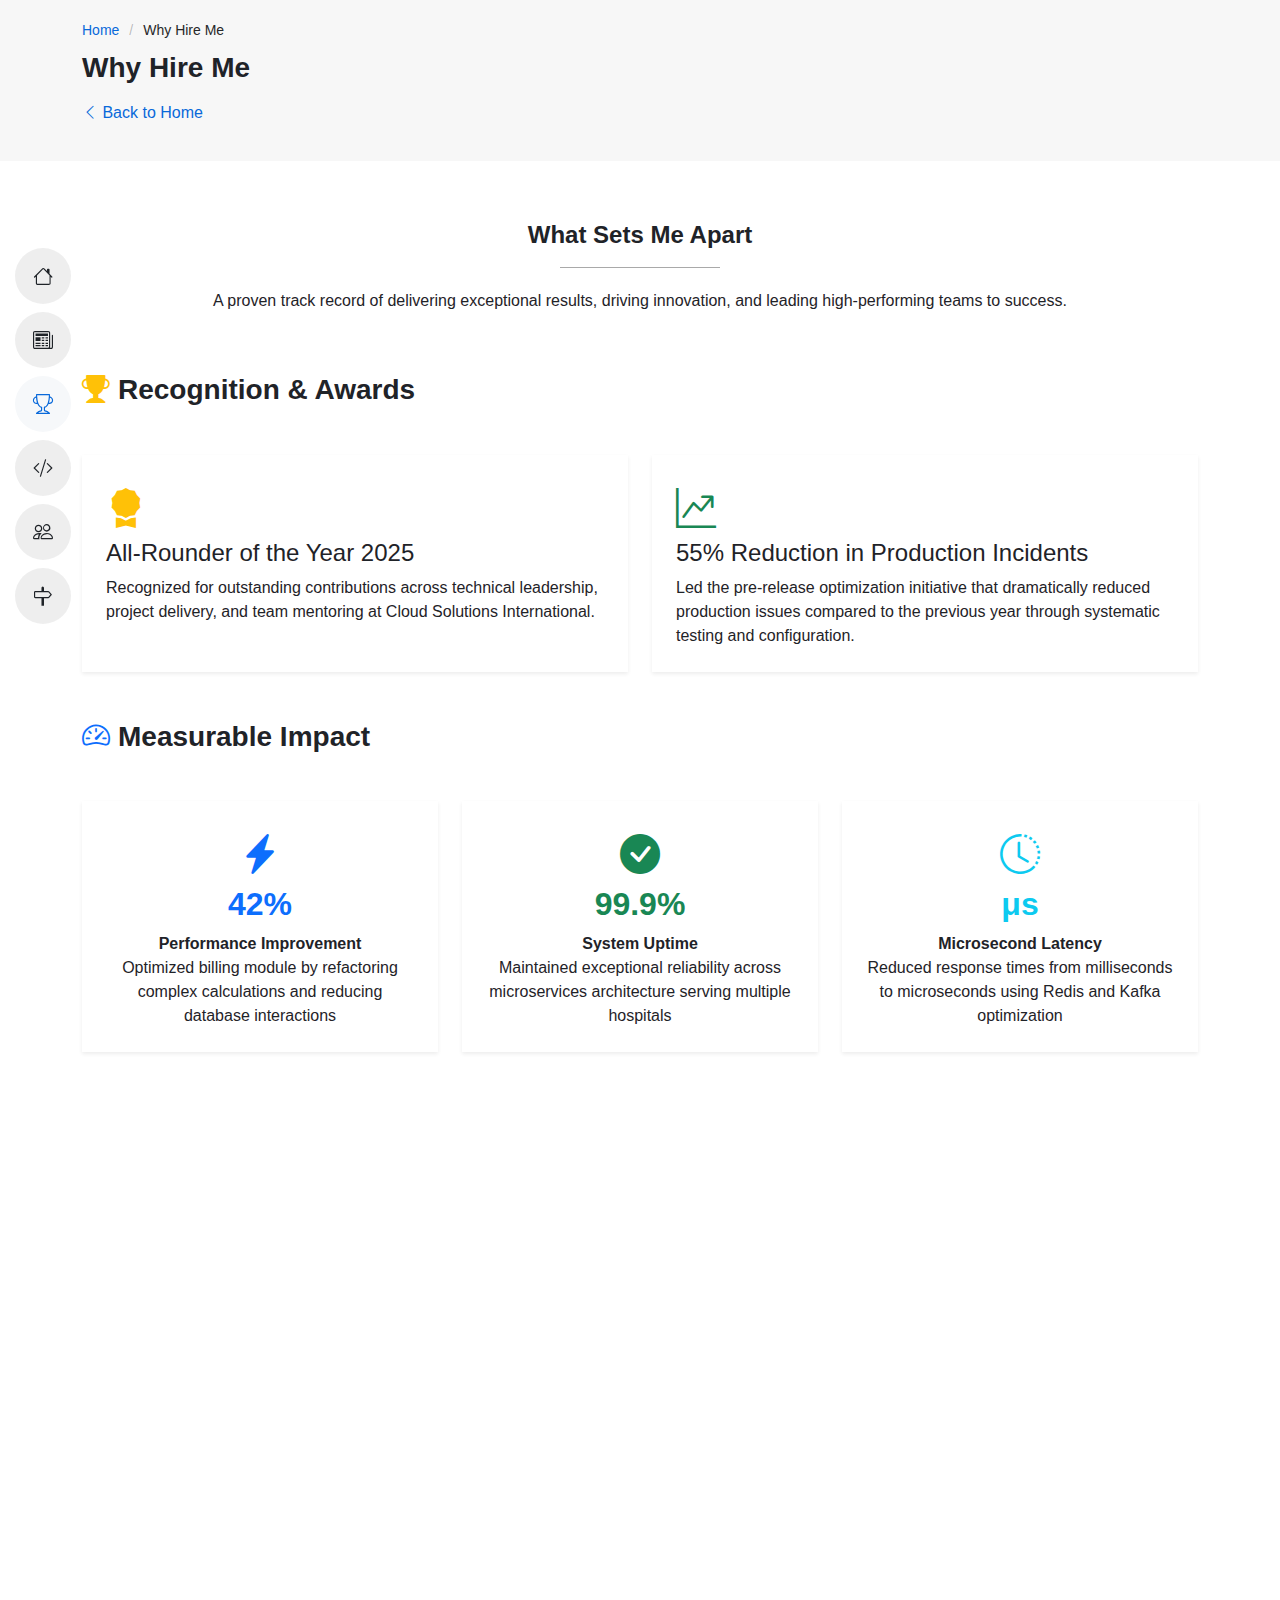
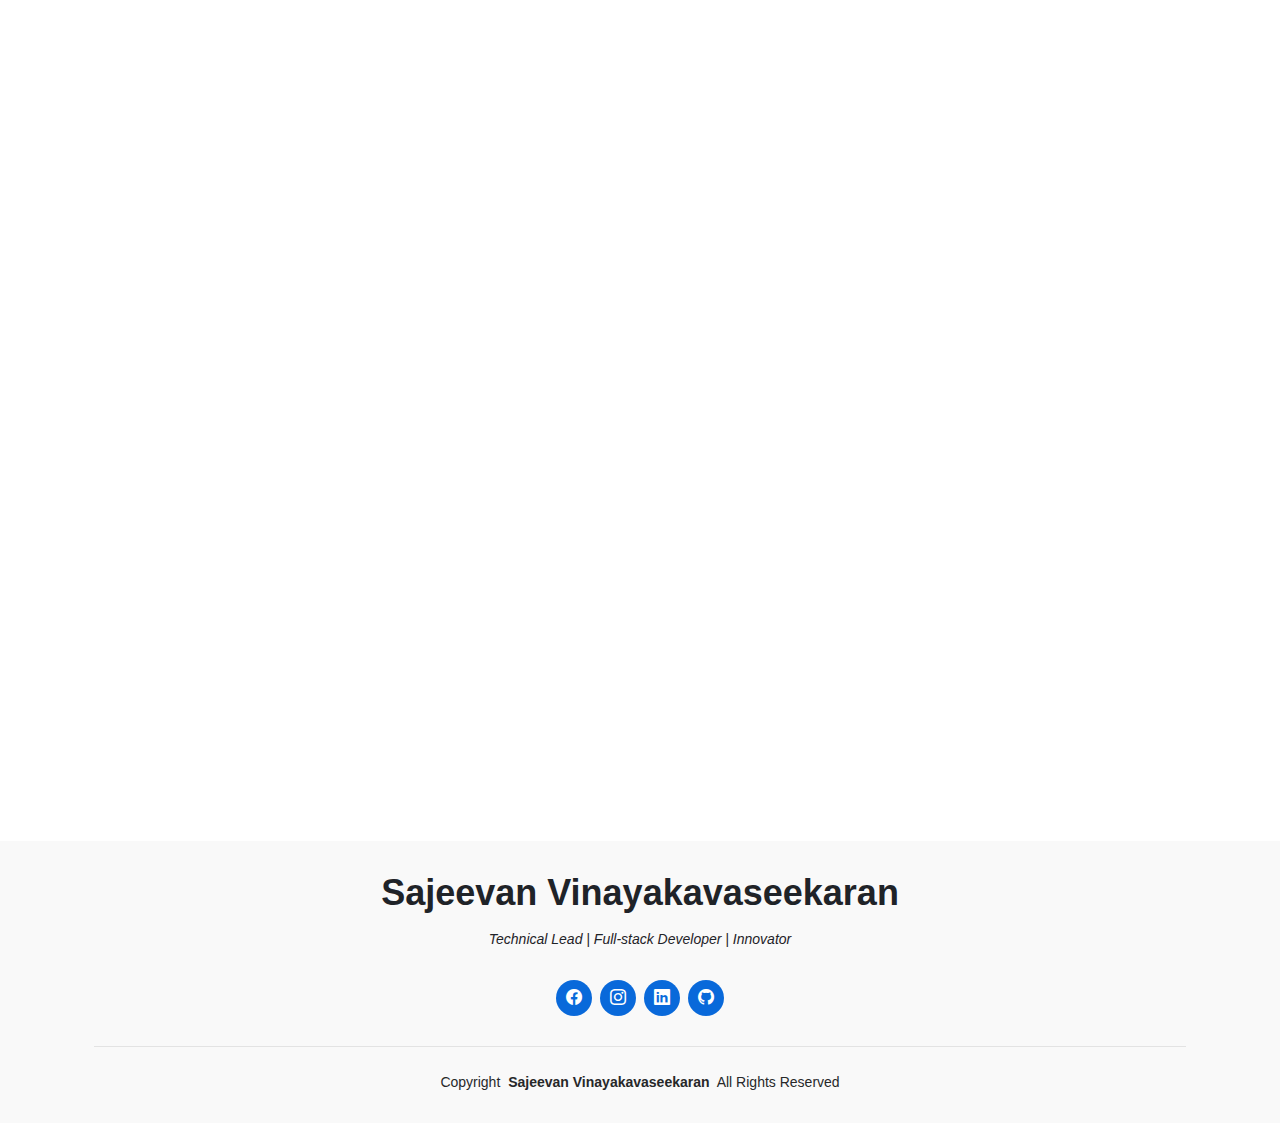
<file: why-hire-me.html>
<!DOCTYPE html>
<html lang="en">

<head>
  <meta charset="utf-8">
  <meta content="width=device-width, initial-scale=1.0" name="viewport">
  <title>Why Hire Me - Sajeevan Vinayakavaseekaran</title>
  <meta name="description" content="Discover why Sajeevan Vinayakavaseekaran is the ideal Technical Lead for your team - proven track record of 42% performance improvements, 55% incident reduction, and award-winning leadership.">
  <meta name="keywords" content="Sajeevan Vinayakavaseekaran, hire technical lead, hire full-stack developer, achievements, awards, performance improvement">
  <meta name="author" content="Sajeevan Vinayakavaseekaran">
  <link rel="canonical" href="https://sajeevan16.github.io/why-hire-me.html">

  <!-- Favicons -->
  <link href="assets/img/favicon.png" rel="icon">
  <link href="assets/img/apple-touch-icon.png" rel="apple-touch-icon">

  <!-- Fonts -->
  <link href="https://fonts.googleapis.com" rel="preconnect">
  <link href="https://fonts.gstatic.com" rel="preconnect" crossorigin>
  <link href="https://fonts.googleapis.com/css2?family=Roboto:ital,wght@0,100;0,300;0,400;0,500;0,700;0,900;1,100;1,300;1,400;1,500;1,700;1,900&family=Poppins:ital,wght@0,100;0,200;0,300;0,400;0,500;0,600;0,700;0,800;0,900;1,100;1,200;1,300;1,400;1,500;1,600;1,700;1,800;1,900&family=Raleway:ital,wght@0,100;0,200;0,300;0,400;0,500;0,600;0,700;0,800;0,900;1,100;1,200;1,300;1,400;1,500;1,600;1,700;1,800;1,900&display=swap" rel="stylesheet">

  <!-- Vendor CSS Files -->
  <link href="assets/vendor/bootstrap/css/bootstrap.min.css" rel="stylesheet">
  <link href="assets/vendor/bootstrap-icons/bootstrap-icons.css" rel="stylesheet">
  <link href="assets/vendor/aos/aos.css" rel="stylesheet">
  <link href="assets/vendor/glightbox/css/glightbox.min.css" rel="stylesheet">
  <link href="assets/vendor/swiper/swiper-bundle.min.css" rel="stylesheet">

  <!-- Main CSS File -->
  <link href="assets/css/main.css" rel="stylesheet">
  <link href="assets/css/custom.css" rel="stylesheet">
  
  <!-- Google Analytics -->
  <script async src="https://www.googletagmanager.com/gtag/js?id=G-RSDYS194JT"></script>
  <script>
    window.dataLayer = window.dataLayer || [];
    function gtag(){dataLayer.push(arguments);}
    gtag('js', new Date());
    gtag('config', 'G-RSDYS194JT');
  </script>
</head>

<body class="page">

  <div id="navbar-placeholder"></div>

  <main class="main">

    <!-- Page Title -->
    <div class="page-title" data-aos="fade">
      <div class="container">
        <nav class="breadcrumbs">
          <ol>
            <li><a href="index.html">Home</a></li>
            <li class="current">Why Hire Me</li>
          </ol>
        </nav>
        <h1>Why Hire Me</h1>
        <p class="mt-3">
          <a href="index.html" class="back-link">
            <i class="bi bi-chevron-left"></i> Back to Home
          </a>
        </p>
      </div>
    </div><!-- End Page Title -->

    <!-- Why Hire Me Section -->
    <section id="why-hire-me" class="about section">

      <div class="container section-title" data-aos="fade-up">
        <h2>What Sets Me Apart</h2>
        <p>A proven track record of delivering exceptional results, driving innovation, and leading high-performing teams to success.</p>
      </div>

      <div class="container">

        <!-- Key Achievements -->
        <div class="row gy-4 mb-5" data-aos="fade-up" data-aos-delay="100">
          <div class="col-lg-12">
            <h3 class="fw-bold mb-4"><i class="bi bi-trophy-fill text-warning me-2"></i>Recognition & Awards</h3>
          </div>
          <div class="col-lg-6">
            <div class="info-box p-4 h-100 shadow-sm">
              <i class="bi bi-award-fill fs-1 text-warning mb-3"></i>
              <h4>All-Rounder of the Year 2025</h4>
              <p class="mb-0">Recognized for outstanding contributions across technical leadership, project delivery, and team mentoring at Cloud Solutions International.</p>
            </div>
          </div>
          <div class="col-lg-6">
            <div class="info-box p-4 h-100 shadow-sm">
              <i class="bi bi-graph-up-arrow fs-1 text-success mb-3"></i>
              <h4>55% Reduction in Production Incidents</h4>
              <p class="mb-0">Led the pre-release optimization initiative that dramatically reduced production issues compared to the previous year through systematic testing and configuration.</p>
            </div>
          </div>
        </div>

        <!-- Performance Metrics -->
        <div class="row gy-4 mb-5" data-aos="fade-up" data-aos-delay="200">
          <div class="col-lg-12">
            <h3 class="fw-bold mb-4"><i class="bi bi-speedometer2 text-primary me-2"></i>Measurable Impact</h3>
          </div>
          <div class="col-lg-4 col-md-6">
            <div class="stats-item text-center p-4 shadow-sm h-100">
              <i class="bi bi-lightning-charge-fill fs-1 text-primary mb-3"></i>
              <h2 class="fw-bold text-primary">42%</h2>
              <p class="mb-0"><strong>Performance Improvement</strong><br>Optimized billing module by refactoring complex calculations and reducing database interactions</p>
            </div>
          </div>
          <div class="col-lg-4 col-md-6">
            <div class="stats-item text-center p-4 shadow-sm h-100">
              <i class="bi bi-check-circle-fill fs-1 text-success mb-3"></i>
              <h2 class="fw-bold text-success">99.9%</h2>
              <p class="mb-0"><strong>System Uptime</strong><br>Maintained exceptional reliability across microservices architecture serving multiple hospitals</p>
            </div>
          </div>
          <div class="col-lg-4 col-md-6">
            <div class="stats-item text-center p-4 shadow-sm h-100">
              <i class="bi bi-clock-history fs-1 text-info mb-3"></i>
              <h2 class="fw-bold text-info">μs</h2>
              <p class="mb-0"><strong>Microsecond Latency</strong><br>Reduced response times from milliseconds to microseconds using Redis and Kafka optimization</p>
            </div>
          </div>
        </div>

        <!-- Leadership Impact -->
        <div class="row gy-4 mb-5" data-aos="fade-up" data-aos-delay="300">
          <div class="col-lg-12">
            <h3 class="fw-bold mb-4"><i class="bi bi-people-fill text-info me-2"></i>Leadership & Team Impact</h3>
          </div>
          <div class="col-lg-6">
            <div class="feature-box p-4 mb-3">
              <h5><i class="bi bi-check-circle text-success me-2"></i>Scrum Master & Delivery Lead</h5>
              <p class="mb-0">Successfully managed multiple concurrent teams developing Billing, Invoice, and Insurance Approval modules, ensuring timely delivery and quality.</p>
            </div>
            <div class="feature-box p-4 mb-3">
              <h5><i class="bi bi-check-circle text-success me-2"></i>Mentoring Junior Developers</h5>
              <p class="mb-0">Actively mentor team members through code reviews, architectural discussions, and best practice guidance, fostering a culture of continuous learning.</p>
            </div>
          </div>
          <div class="col-lg-6">
            <div class="feature-box p-4 mb-3">
              <h5><i class="bi bi-check-circle text-success me-2"></i>Onsite Deployment Expert</h5>
              <p class="mb-0">Led successful VIDA system deployment at Al Hamra Dr. Sulaiman Al Habib Hospital (Saudi Arabia), ensuring seamless go-live through careful planning and optimization.</p>
            </div>
            <div class="feature-box p-4 mb-3">
              <h5><i class="bi bi-check-circle text-success me-2"></i>Cross-functional Collaboration</h5>
              <p class="mb-0">Drive design decisions across teams, ensuring architectural consistency and technical excellence in every module.</p>
            </div>
          </div>
        </div>

        <!-- Technical Excellence -->
        <div class="row gy-4 mb-5" data-aos="fade-up" data-aos-delay="400">
          <div class="col-lg-12">
            <h3 class="fw-bold mb-4"><i class="bi bi-gear-fill text-primary me-2"></i>Technical Excellence</h3>
          </div>
          <div class="col-lg-4 col-md-6">
            <div class="tech-box p-4 text-center">
              <i class="bi bi-box-seam fs-1 text-primary mb-3"></i>
              <h5>Microservices Architecture</h5>
              <p class="mb-0">Designed and implemented scalable microservices using Spring Boot, Kafka messaging, and Redis caching for high-throughput healthcare systems.</p>
            </div>
          </div>
          <div class="col-lg-4 col-md-6">
            <div class="tech-box p-4 text-center">
              <i class="bi bi-cpu-fill fs-1 text-primary mb-3"></i>
              <h5>Performance Optimization</h5>
              <p class="mb-0">Expert in identifying bottlenecks and implementing solutions that deliver measurable performance improvements across the stack.</p>
            </div>
          </div>
          <div class="col-lg-4 col-md-6">
            <div class="tech-box p-4 text-center">
              <i class="bi bi-braces fs-1 text-primary mb-3"></i>
              <h5>Full-stack Innovation</h5>
              <p class="mb-0">Created reusable Angular components (infinite scroll, permission directives) that boosted development efficiency across teams.</p>
            </div>
          </div>
        </div>

        <!-- Value Proposition -->
        <div class="row" data-aos="fade-up" data-aos-delay="500">
          <div class="col-lg-12">
            <div class="value-proposition p-5 bg-light rounded">
              <h3 class="fw-bold mb-4 text-center"><i class="bi bi-star-fill text-warning me-2"></i>What You Get</h3>
              <div class="row">
                <div class="col-md-6 mb-3">
                  <h5><i class="bi bi-arrow-right-circle-fill text-primary me-2"></i>Proven Problem Solver</h5>
                  <p>Track record of solving complex technical challenges with innovative, efficient solutions that deliver measurable business value.</p>
                </div>
                <div class="col-md-6 mb-3">
                  <h5><i class="bi bi-arrow-right-circle-fill text-primary me-2"></i>Reliability You Can Trust</h5>
                  <p>Commitment to system stability, code quality, and best practices ensures your applications run smoothly 24/7.</p>
                </div>
                <div class="col-md-6 mb-3">
                  <h5><i class="bi bi-arrow-right-circle-fill text-primary me-2"></i>Team Multiplier</h5>
                  <p>Not just a developer, but a mentor and leader who elevates the entire team through knowledge sharing and collaboration.</p>
                </div>
                <div class="col-md-6 mb-3">
                  <h5><i class="bi bi-arrow-right-circle-fill text-primary me-2"></i>Continuous Innovation</h5>
                  <p>Always learning, always improving. Currently pursuing AWS Cloud Solutions Architecture to stay at the cutting edge.</p>
                </div>
              </div>
              <div class="text-center mt-4">
                <a href="index.html#contact" class="btn btn-primary btn-lg"><i class="bi bi-envelope-fill me-2"></i>Let's Connect</a>
                <a href="assets/resume.pdf" class="btn btn-outline-primary btn-lg ms-3" download="Sajeevan_Resume.pdf"><i class="bi bi-download me-2"></i>Download Resume</a>
              </div>
            </div>
          </div>
        </div>

      </div>

    </section><!-- /Why Hire Me Section -->

  </main>

  <footer id="footer" class="footer position-relative light-background">
    <div class="container">
      <h3 class="sitename">Sajeevan Vinayakavaseekaran</h3>
      <p>Technical Lead | Full-stack Developer | Innovator</p>
      <div class="social-links d-flex justify-content-center">
        <a href="https://www.facebook.com/sajee.gone" target="_blank"><i class="bi bi-facebook"></i></a>
        <a href="https://www.instagram.com/sajeevan_vaseekaran" target="_blank"><i class="bi bi-instagram"></i></a>
        <a href="https://www.linkedin.com/in/sajeevan-vinayakavaseekaran/" target="_blank"><i class="bi bi-linkedin"></i></a>
        <a href="https://github.com/sajeevan16" target="_blank"><i class="bi bi-github"></i></a>
      </div>
      <div class="container">
        <div class="copyright">
          <span>Copyright</span> <strong class="px-1 sitename">Sajeevan Vinayakavaseekaran</strong> <span>All Rights Reserved</span>
        </div>
      </div>
    </div>
  </footer>

  <!-- Scroll Top -->
  <a href="#" id="scroll-top" class="scroll-top d-flex align-items-center justify-content-center"><i class="bi bi-arrow-up-short"></i></a>

  <!-- Preloader -->
  <div id="preloader"></div>

  <!-- Vendor JS Files -->
  <script src="assets/vendor/bootstrap/js/bootstrap.bundle.min.js"></script>
  <script src="assets/vendor/php-email-form/validate.js"></script>
  <script src="assets/vendor/aos/aos.js"></script>
  <script src="assets/vendor/typed.js/typed.umd.js"></script>
  <script src="assets/vendor/purecounter/purecounter_vanilla.js"></script>
  <script src="assets/vendor/waypoints/noframework.waypoints.js"></script>
  <script src="assets/vendor/glightbox/js/glightbox.min.js"></script>
  <script src="assets/vendor/imagesloaded/imagesloaded.pkgd.min.js"></script>
  <script src="assets/vendor/isotope-layout/isotope.pkgd.min.js"></script>
  <script src="assets/vendor/swiper/swiper-bundle.min.js"></script>

  <!-- Navbar Component -->
  <script src="assets/js/navbar.js?v=3"></script>

  <!-- Main JS File -->
  <script src="assets/js/main.js"></script>

</body>

</html>
</file>
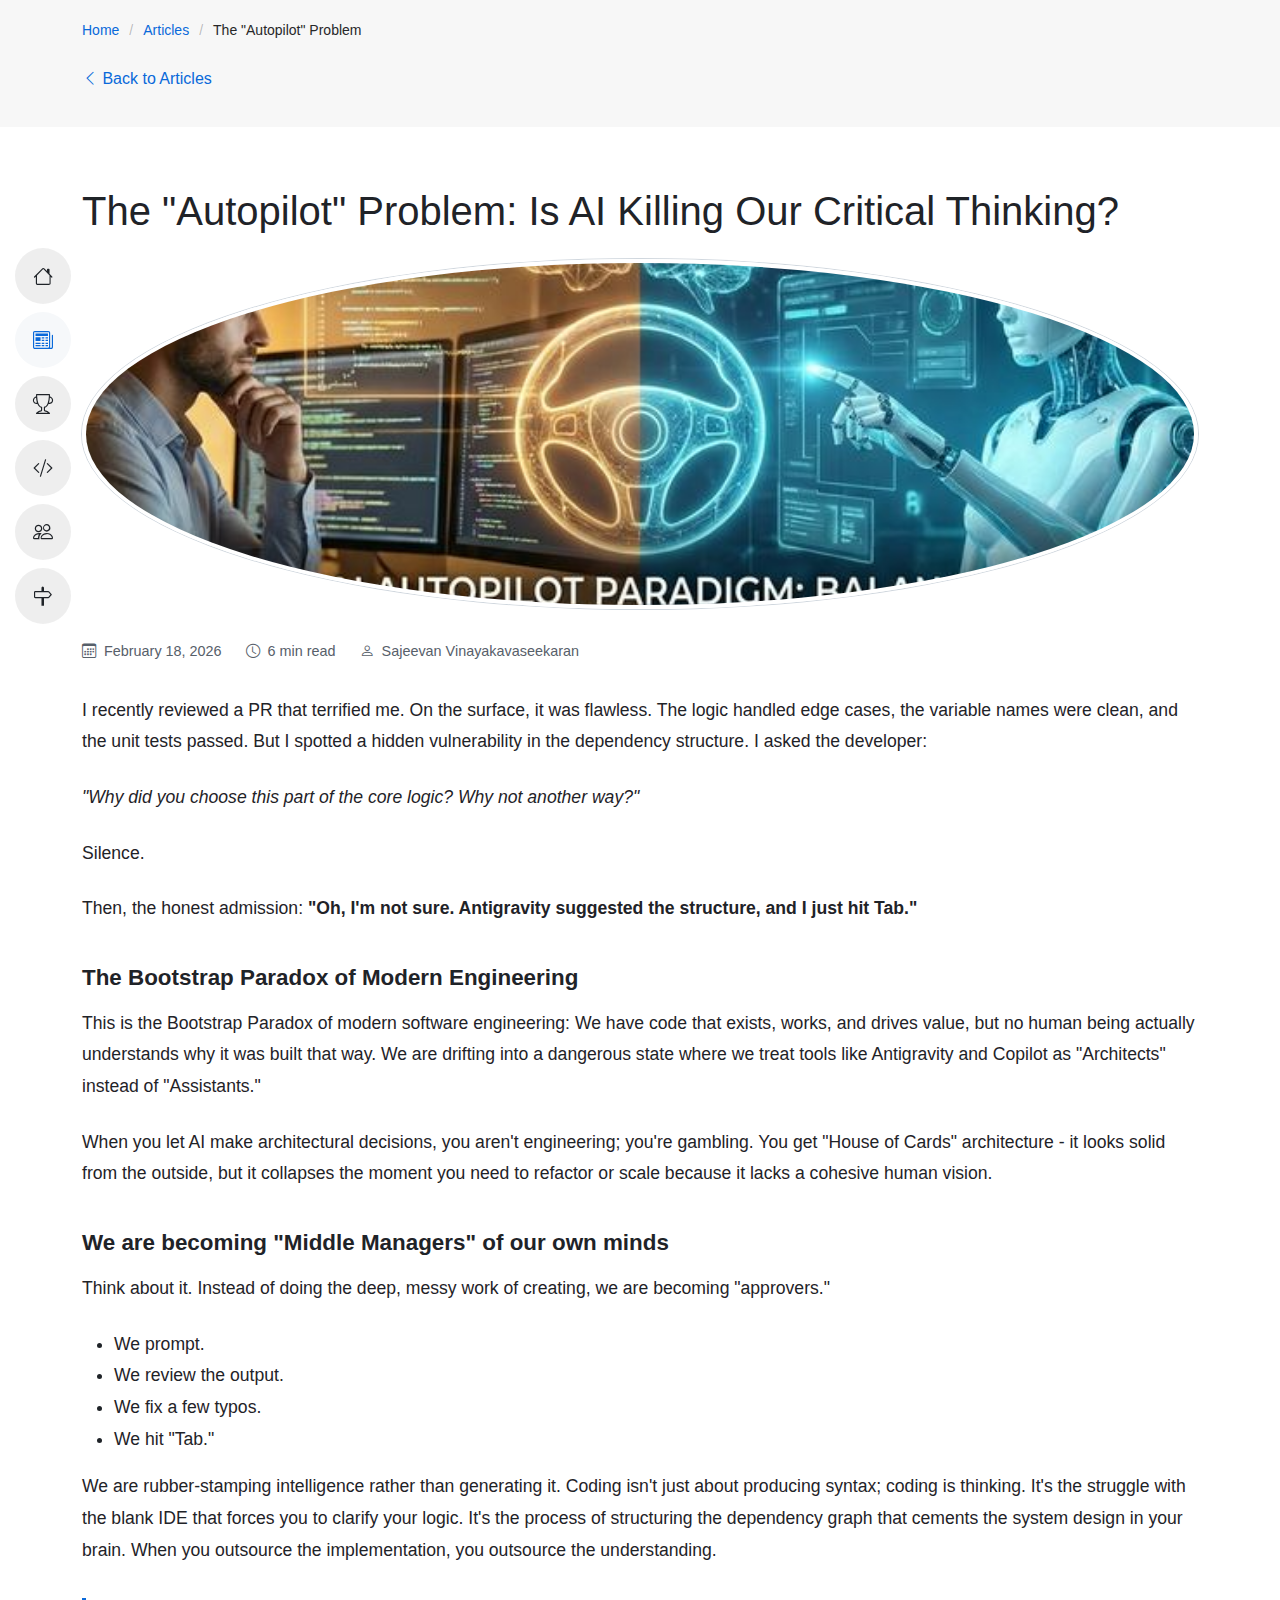
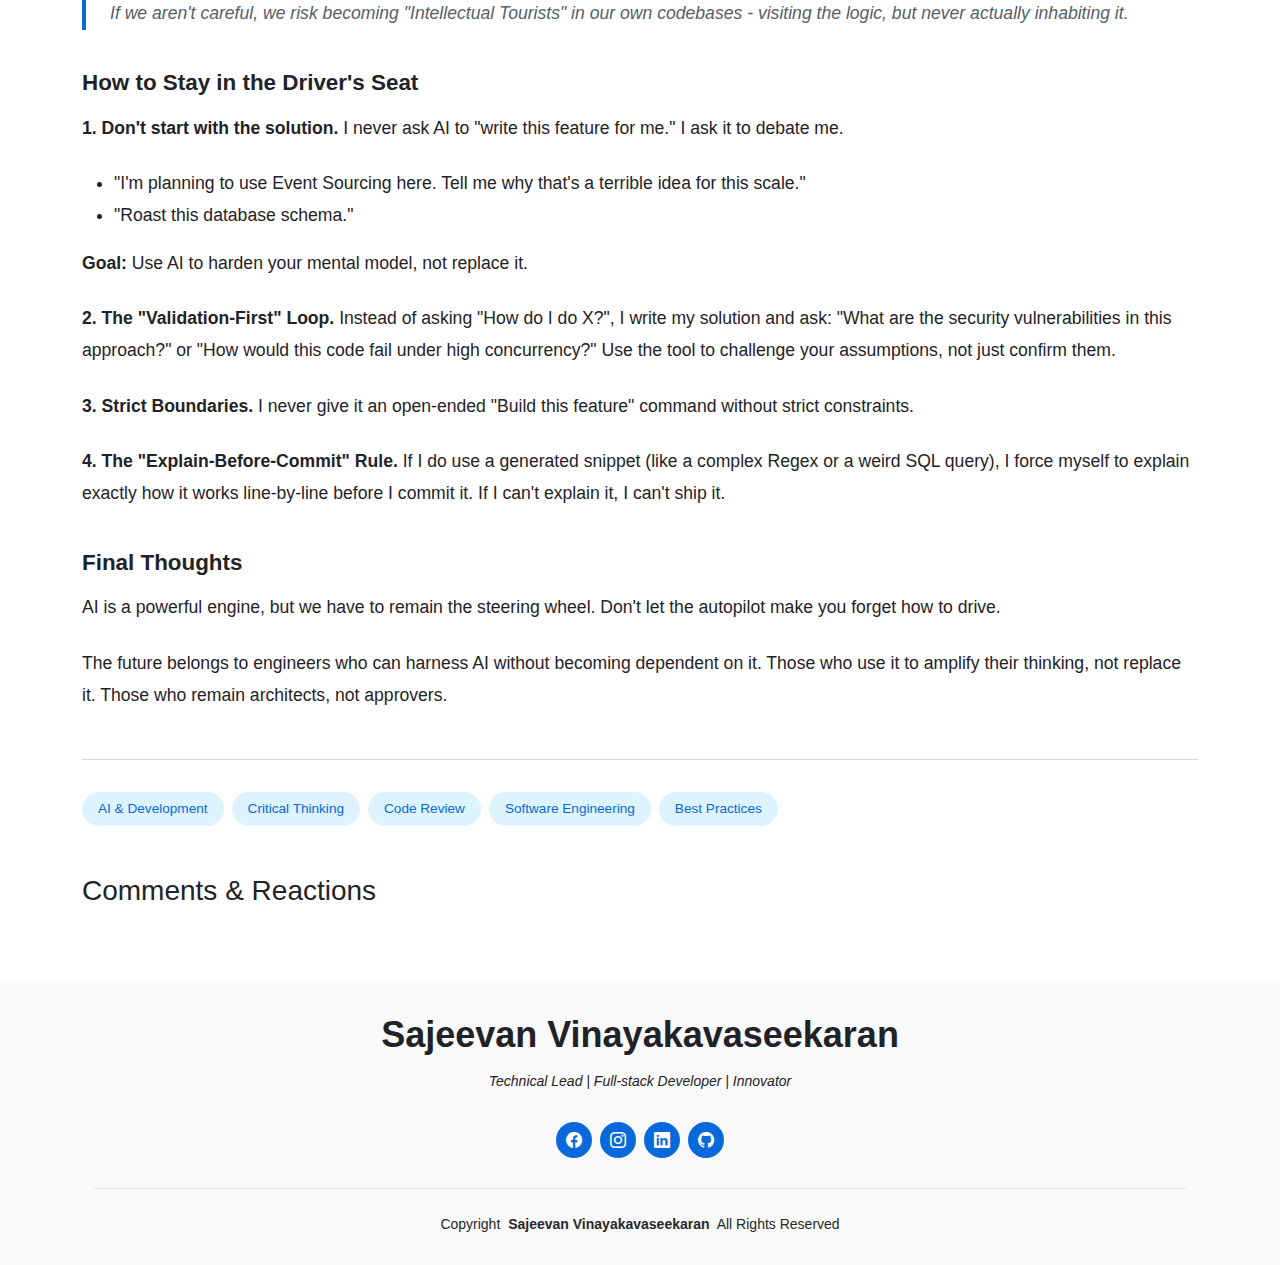
<file: articles/ai-autopilot-problem.html>
<!DOCTYPE html>
<html lang="en">

<head>
  <meta charset="utf-8">
  <meta content="width=device-width, initial-scale=1.0" name="viewport">
  <title>The "Autopilot" Problem: Is AI Killing Our Critical Thinking? - Sajeevan Vinayakavaseekaran</title>
  <meta name="description" content="A critical examination of how AI coding assistants like Copilot and Antigravity impact developer thinking and architectural decision-making.">
  <meta name="keywords" content="AI coding, critical thinking, software engineering, Copilot, Antigravity, code review, developer mindset">
  <meta name="author" content="Sajeevan Vinayakavaseekaran">
  <link rel="canonical" href="https://sajeevan16.github.io/articles/ai-autopilot-problem.html">

  <!-- Favicons -->
  <link href="../assets/img/favicon.png" rel="icon">
  <link href="../assets/img/apple-touch-icon.png" rel="apple-touch-icon">

  <!-- Fonts -->
  <link href="https://fonts.googleapis.com" rel="preconnect">
  <link href="https://fonts.gstatic.com" rel="preconnect" crossorigin>
  <link href="https://fonts.googleapis.com/css2?family=Roboto:ital,wght@0,100;0,300;0,400;0,500;0,700;0,900&family=Poppins:ital,wght@0,100;0,200;0,300;0,400;0,500;0,600;0,700;0,800;0,900&family=Raleway:ital,wght@0,100;0,200;0,300;0,400;0,500;0,600;0,700;0,800;0,900&display=swap" rel="stylesheet">

  <!-- Vendor CSS Files -->
  <link href="../assets/vendor/bootstrap/css/bootstrap.min.css" rel="stylesheet">
  <link href="../assets/vendor/bootstrap-icons/bootstrap-icons.css" rel="stylesheet">
  <link href="../assets/vendor/aos/aos.css" rel="stylesheet">

  <!-- Main CSS File -->
  <link href="../assets/css/main.css" rel="stylesheet">
  <link href="../assets/css/custom.css" rel="stylesheet">
  
  <!-- Google Analytics -->
  <script async src="https://www.googletagmanager.com/gtag/js?id=G-RSDYS194JT"></script>
  <script>
    window.dataLayer = window.dataLayer || [];
    function gtag(){dataLayer.push(arguments);}
    gtag('js', new Date());
    gtag('config', 'G-RSDYS194JT');
  </script>
  
  <!-- GoatCounter Public Analytics -->
  <script data-goatcounter="https://sajeevan16-articles-ai-autopilot-problem.goatcounter.com/count"
          async src="//gc.zgo.at/count.js"></script>
  
  <style>
    .article-header-image {
      width: 100%;
      height: 350px;
      object-fit: cover;
      border-radius: 8px;
      margin: 0 0 2rem;
      display: block;
    }
    
    .article-meta {
      color: #57606a;
      font-size: 0.9rem;
      margin-bottom: 2rem;
      display: flex;
      gap: 1.5rem;
      flex-wrap: wrap;
    }
    
    .article-content {
      font-size: 1.1rem;
      line-height: 1.8;
      color: #1f2328;
    }
    
    .article-content h2 {
      margin-top: 2.5rem;
      margin-bottom: 1rem;
      font-size: 1.4rem;
      font-weight: 600;
    }
    
    .article-content p {
      margin-bottom: 1.5rem;
    }
    
    .article-content blockquote {
      border-left: 4px solid #0969da;
      padding-left: 1.5rem;
      margin: 2rem 0;
      font-style: italic;
      color: #57606a;
    }
    
    .article-tags {
      display: flex;
      gap: 0.5rem;
      flex-wrap: wrap;
      margin-top: 3rem;
      padding-top: 2rem;
      border-top: 1px solid #d0d7de;
    }
    
    .tag {
      background: #ddf4ff;
      color: #0969da;
      padding: 0.4rem 1rem;
      border-radius: 20px;
      font-size: 0.85rem;
      text-decoration: none;
      transition: all 0.2s;
    }
    
    .tag:hover {
      background: #0969da;
      color: white;
    }
  </style>
</head>

<body class="page">

  <div id="navbar-placeholder"></div>

  <main class="main">

    <!-- Page Title -->
    <div class="page-title" data-aos="fade">
      <div class="container">
        <nav class="breadcrumbs">
          <ol>
            <li><a href="../index.html">Home</a></li>
            <li><a href="../articles.html">Articles</a></li>
            <li class="current">The "Autopilot" Problem</li>
          </ol>
        </nav>
        <p class="mt-3">
          <a href="../articles.html" class="back-link">
            <i class="bi bi-chevron-left"></i> Back to Articles
          </a>
        </p>
      </div>
    </div><!-- End Page Title -->

    <!-- Article Section -->
    <section class="about section">
      <div class="container">
        
        <article data-aos="fade-up">
          <h1 class="mb-4">The "Autopilot" Problem: Is AI Killing Our Critical Thinking?</h1>
          
          <img src="images/ai-autopilot-header.png" alt="AI Autopilot Problem Header" class="article-header-image">
          
          <div class="article-meta">
            <span><i class="bi bi-calendar3 me-1"></i> February 18, 2026</span>
            <span><i class="bi bi-clock me-1"></i> 6 min read</span>
            <span><i class="bi bi-person me-1"></i> Sajeevan Vinayakavaseekaran</span>
          </div>
          
          <div class="article-content">
            <p>I recently reviewed a PR that terrified me. On the surface, it was flawless. The logic handled edge cases, the variable names were clean, and the unit tests passed. But I spotted a hidden vulnerability in the dependency structure. I asked the developer:</p>
            
            <p><em>"Why did you choose this part of the core logic? Why not another way?"</em></p>
            
            <p>Silence.</p>
            
            <p>Then, the honest admission: <strong>"Oh, I'm not sure. Antigravity suggested the structure, and I just hit Tab."</strong></p>

            <h2>The Bootstrap Paradox of Modern Engineering</h2>
            
            <p>This is the Bootstrap Paradox of modern software engineering: We have code that exists, works, and drives value, but no human being actually understands why it was built that way. We are drifting into a dangerous state where we treat tools like Antigravity and Copilot as "Architects" instead of "Assistants."</p>
            
            <p>When you let AI make architectural decisions, you aren't engineering; you're gambling. You get "House of Cards" architecture - it looks solid from the outside, but it collapses the moment you need to refactor or scale because it lacks a cohesive human vision.</p>
            
            <h2>We are becoming "Middle Managers" of our own minds</h2>
            
            <p>Think about it. Instead of doing the deep, messy work of creating, we are becoming "approvers."</p>
            
            <ul>
              <li>We prompt.</li>
              <li>We review the output.</li>
              <li>We fix a few typos.</li>
              <li>We hit "Tab."</li>
            </ul>
            
            <p>We are rubber-stamping intelligence rather than generating it. Coding isn't just about producing syntax; coding is thinking. It's the struggle with the blank IDE that forces you to clarify your logic. It's the process of structuring the dependency graph that cements the system design in your brain. When you outsource the implementation, you outsource the understanding.</p>
            
            <blockquote>
              If we aren't careful, we risk becoming "Intellectual Tourists" in our own codebases - visiting the logic, but never actually inhabiting it.
            </blockquote>
            
            <h2>How to Stay in the Driver's Seat</h2>
            
            <p><strong>1. Don't start with the solution.</strong> I never ask AI to "write this feature for me." I ask it to debate me.</p>
            
            <ul>
              <li>"I'm planning to use Event Sourcing here. Tell me why that's a terrible idea for this scale."</li>
              <li>"Roast this database schema."</li>
            </ul>
            
            <p><strong>Goal:</strong> Use AI to harden your mental model, not replace it.</p>
            
            <p><strong>2. The "Validation-First" Loop.</strong> Instead of asking "How do I do X?", I write my solution and ask: "What are the security vulnerabilities in this approach?" or "How would this code fail under high concurrency?" Use the tool to challenge your assumptions, not just confirm them.</p>
            
            <p><strong>3. Strict Boundaries.</strong> I never give it an open-ended "Build this feature" command without strict constraints.</p>
            
            <p><strong>4. The "Explain-Before-Commit" Rule.</strong> If I do use a generated snippet (like a complex Regex or a weird SQL query), I force myself to explain exactly how it works line-by-line before I commit it. If I can't explain it, I can't ship it.</p>
            
            <h2>Final Thoughts</h2>
            
            <p>AI is a powerful engine, but we have to remain the steering wheel. Don't let the autopilot make you forget how to drive.</p>
            
            <p>The future belongs to engineers who can harness AI without becoming dependent on it. Those who use it to amplify their thinking, not replace it. Those who remain architects, not approvers.</p>
          </div>
          
          <div class="article-tags">
            <a href="../articles.html?tag=ai" class="tag">AI & Development</a>
            <a href="../articles.html?tag=critical-thinking" class="tag">Critical Thinking</a>
            <a href="../articles.html?tag=code-review" class="tag">Code Review</a>
            <a href="../articles.html?tag=software-engineering" class="tag">Software Engineering</a>
            <a href="../articles.html?tag=best-practices" class="tag">Best Practices</a>
          </div>
          
          <!-- Comments & Reactions Section -->
          <div class="mt-5">
            <h3 class="mb-3">Comments & Reactions</h3>
            <script src="https://giscus.app/client.js"
                    data-repo="sajeevan16/sajeevan16.github.io"
                    data-repo-id="MDEwOlJlcG9zaXRvcnkyOTY0MTU2Njg="
                    data-category="Announcements"
                    data-category-id="DIC_kwDOEarxtM4C2psf"
                    data-mapping="pathname"
                    data-strict="0"
                    data-reactions-enabled="1"
                    data-emit-metadata="0"
                    data-input-position="bottom"
                    data-theme="light"
                    data-lang="en"
                    crossorigin="anonymous"
                    async>
            </script>
          </div>
        </article>
        
      </div>
    </section><!-- End Article Section -->

  </main>

  <footer id="footer" class="footer position-relative light-background">
    <div class="container">
      <h3 class="sitename">Sajeevan Vinayakavaseekaran</h3>
      <p>Technical Lead | Full-stack Developer | Innovator</p>
      <div class="social-links d-flex justify-content-center">
        <a href="https://www.facebook.com/sajee.gone" target="_blank"><i class="bi bi-facebook"></i></a>
        <a href="https://www.instagram.com/sajeevan_vaseekaran" target="_blank"><i class="bi bi-instagram"></i></a>
        <a href="https://www.linkedin.com/in/sajeevan-vinayakavaseekaran/" target="_blank"><i class="bi bi-linkedin"></i></a>
        <a href="https://github.com/sajeevan16" target="_blank"><i class="bi bi-github"></i></a>
      </div>
      <div class="container">
        <div class="copyright">
          <span>Copyright</span> <strong class="px-1 sitename">Sajeevan Vinayakavaseekaran</strong> <span>All Rights Reserved</span>
        </div>
      </div>
    </div>
  </footer>

  <!-- Scroll Top -->
  <a href="#" id="scroll-top" class="scroll-top d-flex align-items-center justify-content-center"><i class="bi bi-arrow-up-short"></i></a>

  <!-- Preloader -->
  <div id="preloader"></div>

  <!-- Vendor JS Files -->
  <script src="../assets/vendor/bootstrap/js/bootstrap.bundle.min.js"></script>
  <script src="../assets/vendor/aos/aos.js"></script>

  <!-- Navbar Component -->
  <script src="../assets/js/navbar.js?v=3"></script>

  <!-- Main JS File -->
  <script src="../assets/js/main.js"></script>

</body>

</html>
</file>
<file: assets/css/custom.css>
/* Custom CSS to mimic GitHub profile aesthetics */

:root {
  --default-font:
    -apple-system, BlinkMacSystemFont, "Segoe UI", "Noto Sans", Helvetica,
    Arial, sans-serif, "Apple Color Emoji", "Segoe UI Emoji";
  --heading-font:
    -apple-system, BlinkMacSystemFont, "Segoe UI", "Noto Sans", Helvetica,
    Arial, sans-serif, "Apple Color Emoji", "Segoe UI Emoji";
  --nav-font:
    -apple-system, BlinkMacSystemFont, "Segoe UI", "Noto Sans", Helvetica,
    Arial, sans-serif, "Apple Color Emoji", "Segoe UI Emoji";
  --accent-color: #0969da; /* GitHub Blue */
}

body {
  background-color: #ffffff;
  color: #1f2328; /* GitHub Grid Color */
}

/* Header */
/* .header {
  background-color: #f6f8fa;
  border-right: 1px solid #d0d7de;
} */

.navmenu a {
  color: #1f2328;
}

.navmenu a:hover,
.navmenu .active,
.navmenu .active:focus,
.navmenu li:hover > a {
  color: #0969da;
  background-color: #f6f8fa; /* Subtle hover */
}

/* Profile Image - Round */
.about img {
  border-radius: 50%;
  border: 4px solid #ffffff;
  box-shadow: 0 0 0 1px #d0d7de;
}

/* Section Titles */
.section-title h2 {
  font-size: 24px;
  border-bottom: none; /* Remove default underline */
}
.section-title h2::after {
  display: none; /* Remove default underline accent */
}

/* Cards (Projects, Posts, Certifications) */
.portfolio-item,
.info-item,
.testimonial-item {
  border: 1px solid #d0d7de;
  border-radius: 6px;
  background-color: #ffffff;
  padding: 16px;
  transition: all 0.2s ease-in-out;
}

.portfolio-item:hover,
.service-item:hover,
.info-item:hover {
  box-shadow: 0 4px 12px rgba(0, 0, 0, 0.08);
  border-color: #0969da;
}

.portfolio-info {
  background: transparent !important;
  padding: 0 !important;
  position: static !important;
  opacity: 1 !important;
  visibility: visible !important;
}

.portfolio-info h4 {
  font-size: 16px;
  font-weight: 600;
  color: #0969da;
  margin-bottom: 8px;
}

.portfolio-info p {
  font-size: 14px;
  color: #57606a;
}

/* Portfolio/Project Cards */
.portfolio-item {
  /* height: 100%; removed to fix isotope resizing issue */
  display: flex;
  flex-direction: column;
}

.portfolio-card {
  height: 480px !important; /* Fixed height for uniformity and stability */
  display: flex;
  flex-direction: column;
  background: #fff;
  border: 1px solid #d0d7de;
  border-radius: 6px;
  overflow: hidden;
  transition:
    transform 0.2s,
    box-shadow 0.2s;
}

.portfolio-card:hover {
  transform: translateY(-4px);
  box-shadow: 0 10px 30px -10px rgba(0, 0, 0, 0.1);
}

.portfolio-card img {
  width: 100%;
  height: 200px !important; /* Force fixed height */
  object-fit: cover !important; /* Ensure image covers the area without distortion */
  border-bottom: 1px solid #d0d7de;
}

.portfolio-info {
  padding: 15px 25px !important; /* Forces padding, solves "No space" */
  flex-grow: 1;
  display: flex;
  flex-direction: column;
  justify-content: space-between; /* Distribute content */
  gap: 10px; /* Reduces vertical spacing */
}

.portfolio-info h4 {
  margin-top: 0;
  display: -webkit-box;
  -webkit-line-clamp: 2;
  -webkit-box-orient: vertical;
  overflow: hidden;
  height: 2.8em;
  line-height: 1.4em;
  margin-bottom: 0;
  padding-bottom: 10px;
  border-bottom: 1px solid #f0f0f0; /* Line after title */
}

.portfolio-info p {
  display: -webkit-box;
  -webkit-line-clamp: 3;
  -webkit-box-orient: vertical;
  overflow: hidden;
  margin-bottom: 0px;
  height: 4.8em;
  line-height: 1.6em;
  flex-grow: 1; /* Allow description to take space */
}

.portfolio-info .mt-auto {
  border-top: 1px solid #f0f0f0; /* Line before tech stack */
  padding-top: 10px;
  display: flex;
  flex-direction: column;
  gap: 10px;
}

/* Hide default portfolio hover overlay since we are making them cards */
.portfolio-item:before {
  display: none !important;
}

/* Gallery Section */
.gallery .gallery-item {
  overflow: hidden;
  border-right: 3px solid #fff;
  border-bottom: 3px solid #fff;
}

.gallery .gallery-item img {
  transition: all ease-in-out 0.4s;
  width: 100%;
  height: 250px; /* Fixed height for uniformity */
  object-fit: cover;
}

.gallery .gallery-item:hover img {
  transform: scale(1.1);
}

/* Gallery Swiper Specifics */
#gallery .swiper-slide {
  height: 520px !important; /* Full height for 2 rows + gap */
  width: 350px !important; /* Fixed width for uniform columns */
  display: flex;
  flex-direction: column;
  justify-content: space-between;
  box-sizing: border-box;
}

/* Ensure the swiper container has height for 2 rows + space */
#gallery .swiper {
  height: 560px; /* Slight buffer for pagination/padding */
  padding-bottom: 40px;
}

#gallery .gallery-item {
  width: 100%;
  position: relative;
  overflow: hidden;
  border-radius: 6px;
}

#gallery .gallery-item.h-100 {
  height: 100%;
}

#gallery .gallery-item.h-50 {
  height: calc(50% - 10px); /* 50% height minus half the gap */
}

#gallery .gallery-item img {
  width: 100%;
  height: 100%;
  object-fit: cover;
  transition: transform 0.3s ease;
}

#gallery .gallery-item:hover img {
  transform: scale(1.05);
}

/* Gallery Overlay */
.gallery-overlay {
  position: absolute;
  bottom: 0;
  left: 0;
  right: 0;
  padding: 20px 15px 10px;
  background: linear-gradient(
    to top,
    rgba(0, 0, 0, 0.8),
    rgba(0, 0, 0, 0)
  ); /* Gradient for visibility */
  color: #fff;
  border-bottom-left-radius: 6px;
  border-bottom-right-radius: 6px;
  pointer-events: none; /* Let clicks pass through to the image/lightbox */
}

.gallery-overlay .location,
.gallery-overlay .moment {
  font-size: 0.9rem;
  display: flex;
  align-items: center;
  gap: 5px;
  text-shadow: 0 1px 2px rgba(0, 0, 0, 0.8);
}

.gallery-overlay .moment {
  font-weight: 600;
  font-size: 1rem;
  margin-bottom: 2px;
}

.gallery-overlay i {
  color: #a5c3f6; /* Soft Blue-White instead of Gold */
}

/* Custom GLightbox Skins to remove white background */
.gslide-desc {
  background: linear-gradient(
    to top,
    rgba(0, 0, 0, 0.8),
    rgba(0, 0, 0, 0)
  ) !important; /* Transparent gradient */
  color: #fff !important;
  text-shadow: 0 1px 2px rgba(0, 0, 0, 0.9) !important;
  padding: 20px !important;
  border: none !important;
}

.gslide-title {
  color: #fff !important;
  font-size: 1.2rem !important;
  font-weight: 600 !important;
  margin-bottom: 5px !important;
}

.gslide-desc i {
  color: #ffd700 !important; /* Gold icons in lightbox for contrast */
  margin-right: 5px;
}

.glightbox-clean .gslide-description {
  background: transparent !important; /* Remove outer white box */
}

/* Resume Section */
.resume .resume-item {
  border-left: 2px solid #d0d7de;
}
.resume .resume-item::before {
  background: #ffffff;
  border: 2px solid #d0d7de;
}

/* Badge Styling */
.badge {
  font-weight: 500;
  border: 1px solid #d0d7de;
  background-color: #f6f8fa;
  color: #57606a !important;
  border-radius: 2em;
  padding: 0.35em 0.65em;
  font-size: 0.75em;
}

/* Typography tweaks */
h1,
h2,
h3,
h4,
h5,
h6 {
  color: #1f2328;
}

p {
  color: #1f2328;
}

.text-muted {
  color: #57606a !important;
}

/* Posts Specifics */
#posts .info-item {
  margin-bottom: 20px;
}
#posts .info-item h3 {
  font-size: 18px;
  color: #1f2328;
  font-weight: 600;
}
#posts .info-item i {
  font-size: 24px;
  color: #0a66c2; /* LinkedIn Blue */
  margin-right: 15px;
}

/* Skills Badges */
.skills-badges {
  display: flex;
  flex-wrap: wrap;
  gap: 10px;
  margin-bottom: 20px;
}

.skills-badges .badge {
  font-size: 0.9rem;
  padding: 8px 16px;
  border-radius: 20px;
  font-weight: 500;
  transition: all 0.3s ease;
}

.skills-badges .badge:hover {
  transform: translateY(-2px);
  box-shadow: 0 4px 6px rgba(0, 0, 0, 0.1);
}

.badge-tech {
  background-color: #ddf4ff;
  color: #0969da !important;
  border: 1px solid #0969da;
}

.badge-learning {
  background-color: #dafbe1;
  color: #1a7f37 !important;
  border: 1px solid #1a7f37;
}

.badge-leadership {
  background-color: #f3e6ff;
  color: #8250df !important;
  border: 1px solid #8250df;
}

.badge-hobby {
  background-color: #f6f8fa;
  color: #57606a !important;
  border: 1px solid #d0d7de;
}

/* Experience Logos */
.resume-item {
  clear: both; /* Ensure content doesn't overlap due to floats */
}

.resume-item .experience-logo {
  float: right;
  width: 80px;
  height: 80px;
  border-radius: 6px;
  margin-left: 15px;
  border: 1px solid #d0d7de;
  padding: 2px;
  background: #fff;
  object-fit: contain;
}

/* Image Placeholders */
.gallery-item img, 
.testimonial-img, 
.carousel-item img,
.portfolio-content img {
  background-color: #f0f0f0;
  min-height: 200px;
  display: block;
  transition: opacity 0.3s ease-in-out;
}

img[loading="lazy"] {
  opacity: 1; /* Ensure visible */
}
</file>
<file: assets/css/main.css>
/**
* Template Name: MyResume
* Template URL: https://bootstrapmade.com/free-html-bootstrap-template-my-resume/
* Updated: Jun 29 2024 with Bootstrap v5.3.3
* Author: BootstrapMade.com
* License: https://bootstrapmade.com/license/
*/

/*--------------------------------------------------------------
# Font & Color Variables
# Help: https://bootstrapmade.com/color-system/
--------------------------------------------------------------*/
/* Fonts */
:root {
  --default-font: "Roboto",  system-ui, -apple-system, "Segoe UI", Roboto, "Helvetica Neue", Arial, "Noto Sans", "Liberation Sans", sans-serif, "Apple Color Emoji", "Segoe UI Emoji", "Segoe UI Symbol", "Noto Color Emoji";
  --heading-font: "Raleway",  sans-serif;
  --nav-font: "Poppins",  sans-serif;
}

/* Global Colors - The following color variables are used throughout the website. Updating them here will change the color scheme of the entire website */
:root { 
  --background-color: #ffffff; /* Background color for the entire website, including individual sections */
  --default-color: #272829; /* Default color used for the majority of the text content across the entire website */
  --heading-color: #45505b; /* Color for headings, subheadings and title throughout the website */
  --accent-color: #0563bb; /* Accent color that represents your brand on the website. It's used for buttons, links, and other elements that need to stand out */
  --surface-color: #ffffff; /* The surface color is used as a background of boxed elements within sections, such as cards, icon boxes, or other elements that require a visual separation from the global background. */
  --contrast-color: #ffffff; /* Contrast color for text, ensuring readability against backgrounds of accent, heading, or default colors. */
}

/* Nav Menu Colors - The following color variables are used specifically for the navigation menu. They are separate from the global colors to allow for more customization options */
:root {
  --nav-color: #45505b;  /* The default color of the main navmenu links */
  --nav-hover-color: #0563bb; /* Applied to main navmenu links when they are hovered over or active */
  --nav-mobile-background-color: #ffffff; /* Used as the background color for mobile navigation menu */
  --nav-dropdown-background-color: #ffffff; /* Used as the background color for dropdown items that appear when hovering over primary navigation items */
  --nav-dropdown-color: #212529; /* Used for navigation links of the dropdown items in the navigation menu. */
  --nav-dropdown-hover-color: #0563bb; /* Similar to --nav-hover-color, this color is applied to dropdown navigation links when they are hovered over. */
}

/* Color Presets - These classes override global colors when applied to any section or element, providing reuse of the sam color scheme. */

.light-background {
  --background-color: #f9f9f9;
  --surface-color: #ffffff;
}

.dark-background {
  --background-color: #060606;
  --default-color: #ffffff;
  --heading-color: #ffffff;
  --surface-color: #252525;
  --contrast-color: #ffffff;
}

/* Smooth scroll */
:root {
  scroll-behavior: smooth;
}

/*--------------------------------------------------------------
# General Styling & Shared Classes
--------------------------------------------------------------*/
body {
  color: var(--default-color);
  background-color: var(--background-color);
  font-family: var(--default-font);
}

a {
  color: var(--accent-color);
  text-decoration: none;
  transition: 0.3s;
}

a:hover {
  color: color-mix(in srgb, var(--accent-color), transparent 25%);
  text-decoration: none;
}

h1,
h2,
h3,
h4,
h5,
h6 {
  color: var(--heading-color);
  font-family: var(--heading-font);
}

/* PHP Email Form Messages
------------------------------*/
.php-email-form .error-message {
  display: none;
  background: #df1529;
  color: #ffffff;
  text-align: left;
  padding: 15px;
  margin-bottom: 24px;
  font-weight: 600;
}

.php-email-form .sent-message {
  display: none;
  color: #ffffff;
  background: #059652;
  text-align: center;
  padding: 15px;
  margin-bottom: 24px;
  font-weight: 600;
}

.php-email-form .loading {
  display: none;
  background: var(--surface-color);
  text-align: center;
  padding: 15px;
  margin-bottom: 24px;
}

.php-email-form .loading:before {
  content: "";
  display: inline-block;
  border-radius: 50%;
  width: 24px;
  height: 24px;
  margin: 0 10px -6px 0;
  border: 3px solid var(--accent-color);
  border-top-color: var(--surface-color);
  animation: php-email-form-loading 1s linear infinite;
}

@keyframes php-email-form-loading {
  0% {
    transform: rotate(0deg);
  }

  100% {
    transform: rotate(360deg);
  }
}

/*--------------------------------------------------------------
# Global Header
--------------------------------------------------------------*/
.header {
  color: var(--default-color);
  position: fixed;
  top: 0;
  left: 0;
  bottom: 0;
  padding: 0 15px;
  transition: all ease-in-out 0.3s;
  overflow-y: auto;
  z-index: 997;
  min-width: 200px;
}

@media (max-width: 1199px) {
  .header {
    background-color: var(--background-color);
    border-right: 1px solid color-mix(in srgb, var(--default-color), transparent 90%);
    width: 300px;
    left: -100%;
  }
}

@media (min-width: 1200px) and (max-width: 1600px) {
  .header~main {
    margin-left: 160px;
  }

  .header~main .hero {
    margin-left: -160px;
    width: 100vw;
  }
}

.header.header-show {
  left: 0;
}

.header .header-toggle {
  color: var(--contrast-color);
  background-color: var(--accent-color);
  font-size: 22px;
  display: flex;
  align-items: center;
  justify-content: center;
  width: 40px;
  height: 40px;
  border-radius: 50%;
  cursor: pointer;
  position: fixed;
  top: 15px;
  right: 15px;
  z-index: 9999;
  transition: background-color 0.3s;
}

.header .header-toggle:hover {
  color: var(--contrast-color);
  background-color: color-mix(in srgb, var(--accent-color) 90%, white 15%);
}

/*--------------------------------------------------------------
# Navigation Menu
--------------------------------------------------------------*/
.navmenu {
  padding: 0;
  z-index: 9997;
}

.navmenu ul {
  list-style: none;
  padding: 0 0 20px 0;
  margin: 0;
  width: 140px;
}

.navmenu a,
.navmenu a:focus {
  color: var(--nav-color);
  font-family: var(--nav-font);
  display: flex;
  align-items: center;
  padding: 10px 18px;
  margin-bottom: 8px;
  font-size: 15px;
  border-radius: 50px;
  background: color-mix(in srgb, var(--default-color), transparent 92%);
  height: 56px;
  width: 100%;
  overflow: hidden;
  transition: 0.3s;
}

.navmenu a i,
.navmenu a:focus i {
  font-size: 20px;
}

.navmenu a span,
.navmenu a:focus span {
  padding: 0 5px 0 7px;
}

@media (min-width: 992px) {

  .navmenu a,
  .navmenu a:focus {
    max-width: 56px;
  }

  .navmenu a span,
  .navmenu a:focus span {
    display: none;
  }
}

.navmenu a:hover,
.navmenu .active,
.navmenu .active:focus,
.navmenu li:hover>a {
  color: var(--contrast-color);
  background: var(--nav-hover-color);
}

.navmenu a:hover,
.navmenu li:hover>a {
  max-width: 100%;
  color: var(--contrast-color);
}

.navmenu a:hover span,
.navmenu li:hover>a span {
  display: block;
}

/*--------------------------------------------------------------
# Global Footer
--------------------------------------------------------------*/
.footer {
  color: var(--default-color);
  background-color: var(--background-color);
  font-size: 14px;
  text-align: center;
  padding: 30px 0;
  position: relative;
}

.footer h3 {
  font-size: 36px;
  font-weight: 700;
  position: relative;
  padding: 0;
  margin: 0 0 15px 0;
}

.footer p {
  font-size: 15;
  font-style: italic;
  padding: 0;
  margin: 0 0 30px 0;
}

.footer .social-links {
  margin: 0 0 30px 0;
}

.footer .social-links a {
  font-size: 16px;
  display: flex;
  align-items: center;
  justify-content: center;
  background: var(--accent-color);
  color: var(--contrast-color);
  line-height: 1;
  margin: 0 4px;
  border-radius: 50%;
  text-align: center;
  width: 36px;
  height: 36px;
  transition: 0.3s;
}

.footer .social-links a:hover {
  background: color-mix(in srgb, var(--accent-color), transparent 20%);
  text-decoration: none;
}

.footer .copyright {
  padding-top: 25px;
  border-top: 1px solid color-mix(in srgb, var(--default-color), transparent 90%);
}

.footer .credits {
  font-size: 13px;
  padding-top: 5px;
}

/*--------------------------------------------------------------
# Preloader
--------------------------------------------------------------*/
#preloader {
  position: fixed;
  inset: 0;
  z-index: 999999;
  overflow: hidden;
  background: var(--background-color);
  transition: all 0.6s ease-out;
}

#preloader:before {
  content: "";
  position: fixed;
  top: calc(50% - 30px);
  left: calc(50% - 30px);
  border: 6px solid #ffffff;
  border-color: var(--accent-color) transparent var(--accent-color) transparent;
  border-radius: 50%;
  width: 60px;
  height: 60px;
  animation: animate-preloader 1.5s linear infinite;
}

@keyframes animate-preloader {
  0% {
    transform: rotate(0deg);
  }

  100% {
    transform: rotate(360deg);
  }
}

/*--------------------------------------------------------------
# Scroll Top Button
--------------------------------------------------------------*/
.scroll-top {
  position: fixed;
  visibility: hidden;
  opacity: 0;
  right: 15px;
  bottom: -15px;
  z-index: 99999;
  background-color: var(--accent-color);
  width: 44px;
  height: 44px;
  border-radius: 50px;
  transition: all 0.4s;
}

.scroll-top i {
  font-size: 24px;
  color: var(--contrast-color);
  line-height: 0;
}

.scroll-top:hover {
  background-color: color-mix(in srgb, var(--accent-color), transparent 20%);
  color: var(--contrast-color);
}

.scroll-top.active {
  visibility: visible;
  opacity: 1;
  bottom: 15px;
}

/*--------------------------------------------------------------
# Disable aos animation delay on mobile devices
--------------------------------------------------------------*/
@media screen and (max-width: 768px) {
  [data-aos-delay] {
    transition-delay: 0 !important;
  }
}

/*--------------------------------------------------------------
# Global Page Titles & Breadcrumbs
--------------------------------------------------------------*/
.page-title {
  --background-color: color-mix(in srgb, var(--default-color), transparent 96%);
  color: var(--default-color);
  background-color: var(--background-color);
  padding: 20px 0;
  position: relative;
}

.page-title h1 {
  font-size: 28px;
  font-weight: 700;
  margin: 0;
}

.page-title .breadcrumbs ol {
  display: flex;
  flex-wrap: wrap;
  list-style: none;
  padding: 0 0 10px 0;
  margin: 0;
  font-size: 14px;
  font-weight: 400;
}

.page-title .breadcrumbs ol li+li {
  padding-left: 10px;
}

.page-title .breadcrumbs ol li+li::before {
  content: "/";
  display: inline-block;
  padding-right: 10px;
  color: color-mix(in srgb, var(--default-color), transparent 70%);
}

/*--------------------------------------------------------------
# Global Sections
--------------------------------------------------------------*/
section,
.section {
  color: var(--default-color);
  background-color: var(--background-color);
  padding: 60px 0;
  overflow: clip;
}

/*--------------------------------------------------------------
# Global Section Titles
--------------------------------------------------------------*/
.section-title {
  text-align: center;
  padding-bottom: 60px;
  position: relative;
}

.section-title h2 {
  font-size: 32px;
  font-weight: 700;
  margin-bottom: 20px;
  padding-bottom: 20px;
  position: relative;
}

.section-title h2:before {
  content: "";
  position: absolute;
  display: block;
  width: 160px;
  height: 1px;
  background: color-mix(in srgb, var(--default-color), transparent 60%);
  left: 0;
  right: 0;
  bottom: 1px;
  margin: auto;
}

.section-title h2::after {
  content: "";
  position: absolute;
  display: block;
  width: 60px;
  height: 3px;
  background: var(--accent-color);
  left: 0;
  right: 0;
  bottom: 0;
  margin: auto;
}

.section-title p {
  margin-bottom: 0;
}

/*--------------------------------------------------------------
# Hero Section
--------------------------------------------------------------*/
.hero {
  width: 100%;
  min-height: 100vh;
  position: relative;
  padding: 80px 0;
  display: flex;
  align-items: center;
  justify-content: center;
}

.hero img {
  position: absolute;
  inset: 0;
  display: block;
  width: 100%;
  height: 100%;
  object-fit: cover;
  z-index: 1;
}

.hero:before {
  content: "";
  background: color-mix(in srgb, var(--background-color), transparent 30%);
  position: absolute;
  inset: 0;
  z-index: 2;
}

.hero .container {
  position: relative;
  z-index: 3;
}

.hero h2 {
  margin: 0;
  font-size: 64px;
  font-weight: 700;
}

.hero p {
  margin: 5px 0 0 0;
  font-size: 26px;
}

.hero p span {
  letter-spacing: 1px;
  border-bottom: 2px solid var(--accent-color);
}

.hero .social-links {
  margin-top: 25px;
}

.hero .social-links a {
  font-size: 20px;
  display: inline-block;
  color: color-mix(in srgb, var(--default-color), transparent 30%);
  line-height: 1;
  margin-right: 20px;
  transition: 0.3s;
}

.hero .social-links a:hover {
  color: var(--accent-color);
}

@media (max-width: 768px) {
  .hero h2 {
    font-size: 32px;
  }

  .hero p {
    font-size: 20px;
  }
}

/*--------------------------------------------------------------
# About Section
--------------------------------------------------------------*/
.about .content h2 {
  font-weight: 700;
  font-size: 24px;
}

.about .content ul {
  list-style: none;
  padding: 0;
}

.about .content ul li {
  margin-bottom: 20px;
  display: flex;
  align-items: center;
}

.about .content ul strong {
  margin-right: 10px;
}

.about .content ul i {
  font-size: 16px;
  margin-right: 5px;
  color: var(--accent-color);
  line-height: 0;
}

/*--------------------------------------------------------------
# Stats Section
--------------------------------------------------------------*/
.stats i {
  background-color: var(--accent-color);
  color: var(--contrast-color);
  width: 54px;
  height: 54px;
  font-size: 24px;
  border-radius: 50px;
  display: inline-flex;
  align-items: center;
  justify-content: center;
  position: relative;
  z-index: 1;
}

.stats .stats-item {
  margin-top: 10px;
  width: 100%;
  position: relative;
  text-align: center;
  z-index: 0;
}

.stats .stats-item span {
  font-size: 36px;
  display: block;
  font-weight: 700;
  color: color-mix(in srgb, var(--default-color), transparent 20%);
}

.stats .stats-item p {
  padding: 0;
  margin: 0;
  color: color-mix(in srgb, var(--default-color), transparent 50%);
  font-size: 16px;
}

/*--------------------------------------------------------------
# Skills Section
--------------------------------------------------------------*/
.skills .progress {
  height: 60px;
  display: block;
  background: none;
  border-radius: 0;
}

.skills .progress .skill {
  color: var(--heading-color);
  padding: 0;
  margin: 0 0 6px 0;
  text-transform: uppercase;
  display: block;
  font-weight: 600;
  font-family: var(--heading-font);
}

.skills .progress .skill .val {
  float: right;
  font-style: normal;
}

.skills .progress-bar-wrap {
  background: color-mix(in srgb, var(--default-color), transparent 90%);
  height: 10px;
}

.skills .progress-bar {
  width: 1px;
  height: 10px;
  transition: 0.9s;
  background-color: var(--accent-color);
}

/*--------------------------------------------------------------
# Resume Section
--------------------------------------------------------------*/
.resume .resume-title {
  color: var(--heading-color);
  font-size: 26px;
  font-weight: 700;
  margin-top: 20px;
  margin-bottom: 20px;
}

.resume .resume-item {
  padding: 0 0 20px 20px;
  margin-top: -2px;
  border-left: 2px solid var(--accent-color);
  position: relative;
}

.resume .resume-item h4 {
  line-height: 18px;
  font-size: 18px;
  font-weight: 600;
  text-transform: uppercase;
  color: color-mix(in srgb, var(--default-color), transparent 20%);
  margin-bottom: 10px;
}

.resume .resume-item h5 {
  font-size: 16px;
  padding: 5px 15px;
  display: inline-block;
  font-weight: 600;
  margin-bottom: 10px;
}

.resume .resume-item ul {
  padding-left: 20px;
}

.resume .resume-item ul li {
  padding-bottom: 10px;
}

.resume .resume-item:last-child {
  padding-bottom: 0;
}

.resume .resume-item::before {
  content: "";
  position: absolute;
  width: 16px;
  height: 16px;
  border-radius: 50px;
  left: -9px;
  top: 0;
  background: var(--background-color);
  border: 2px solid var(--accent-color);
}

/*--------------------------------------------------------------
# Portfolio Section
--------------------------------------------------------------*/
.portfolio .portfolio-filters {
  padding: 0;
  margin: 0 auto 20px auto;
  list-style: none;
  text-align: center;
}

.portfolio .portfolio-filters li {
  cursor: pointer;
  display: inline-block;
  padding: 8px 20px 10px 20px;
  margin: 0;
  font-size: 15px;
  font-weight: 500;
  line-height: 1;
  margin-bottom: 5px;
  border-radius: 50px;
  transition: all 0.3s ease-in-out;
  font-family: var(--heading-font);
}

.portfolio .portfolio-filters li:hover,
.portfolio .portfolio-filters li.filter-active {
  color: var(--contrast-color);
  background-color: var(--accent-color);
}

.portfolio .portfolio-filters li:first-child {
  margin-left: 0;
}

.portfolio .portfolio-filters li:last-child {
  margin-right: 0;
}

@media (max-width: 575px) {
  .portfolio .portfolio-filters li {
    font-size: 14px;
    margin: 0 0 10px 0;
  }
}

.portfolio .portfolio-item {
  position: relative;
  overflow: hidden;
}

.portfolio .portfolio-item .portfolio-info {
  opacity: 0;
  position: absolute;
  left: 12px;
  right: 12px;
  bottom: -100%;
  z-index: 3;
  transition: all ease-in-out 0.5s;
  background: color-mix(in srgb, var(--background-color), transparent 10%);
  padding: 15px;
}

.portfolio .portfolio-item .portfolio-info h4 {
  font-size: 18px;
  font-weight: 600;
  padding-right: 50px;
}

.portfolio .portfolio-item .portfolio-info p {
  color: color-mix(in srgb, var(--default-color), transparent 30%);
  font-size: 14px;
  margin-bottom: 0;
  padding-right: 50px;
}

.portfolio .portfolio-item .portfolio-info .preview-link,
.portfolio .portfolio-item .portfolio-info .details-link {
  position: absolute;
  right: 50px;
  font-size: 24px;
  top: calc(50% - 14px);
  color: color-mix(in srgb, var(--default-color), transparent 30%);
  transition: 0.3s;
  line-height: 0;
}

.portfolio .portfolio-item .portfolio-info .preview-link:hover,
.portfolio .portfolio-item .portfolio-info .details-link:hover {
  color: var(--accent-color);
}

.portfolio .portfolio-item .portfolio-info .details-link {
  right: 14px;
  font-size: 28px;
}

.portfolio .portfolio-item:hover .portfolio-info {
  opacity: 1;
  bottom: 0;
}

/*--------------------------------------------------------------
# Services Section
--------------------------------------------------------------*/
.services .service-item {
  background-color: var(--surface-color);
  box-shadow: 0px 5px 90px 0px rgba(0, 0, 0, 0.1);
  height: 100%;
  padding: 60px 30px;
  text-align: center;
  transition: 0.3s;
  border-radius: 5px;
}

.services .service-item .icon {
  margin: 0 auto;
  width: 100px;
  height: 100px;
  display: flex;
  align-items: center;
  justify-content: center;
  transition: ease-in-out 0.3s;
  position: relative;
}

.services .service-item .icon i {
  font-size: 36px;
  transition: 0.5s;
  position: relative;
}

.services .service-item .icon svg {
  position: absolute;
  top: 0;
  left: 0;
}

.services .service-item .icon svg path {
  transition: 0.5s;
  fill: color-mix(in srgb, var(--default-color), transparent 95%);
}

.services .service-item h3 {
  font-weight: 700;
  margin: 10px 0 15px 0;
  font-size: 22px;
}

.services .service-item p {
  line-height: 24px;
  font-size: 14px;
  margin-bottom: 0;
}

.services .service-item:hover {
  box-shadow: 0px 5px 35px 0px rgba(0, 0, 0, 0.1);
}

.services .service-item.item-cyan i {
  color: #0dcaf0;
}

.services .service-item.item-cyan:hover .icon i {
  color: #fff;
}

.services .service-item.item-cyan:hover .icon path {
  fill: #0dcaf0;
}

.services .service-item.item-orange i {
  color: #fd7e14;
}

.services .service-item.item-orange:hover .icon i {
  color: #fff;
}

.services .service-item.item-orange:hover .icon path {
  fill: #fd7e14;
}

.services .service-item.item-teal i {
  color: #20c997;
}

.services .service-item.item-teal:hover .icon i {
  color: #fff;
}

.services .service-item.item-teal:hover .icon path {
  fill: #20c997;
}

.services .service-item.item-red i {
  color: #df1529;
}

.services .service-item.item-red:hover .icon i {
  color: #fff;
}

.services .service-item.item-red:hover .icon path {
  fill: #df1529;
}

.services .service-item.item-indigo i {
  color: #6610f2;
}

.services .service-item.item-indigo:hover .icon i {
  color: #fff;
}

.services .service-item.item-indigo:hover .icon path {
  fill: #6610f2;
}

.services .service-item.item-pink i {
  color: #f3268c;
}

.services .service-item.item-pink:hover .icon i {
  color: #fff;
}

.services .service-item.item-pink:hover .icon path {
  fill: #f3268c;
}

/*--------------------------------------------------------------
# Testimonials Section
--------------------------------------------------------------*/
.testimonials .testimonials-carousel,
.testimonials .testimonials-slider {
  overflow: hidden;
}

.testimonials .testimonial-item .testimonial-content {
  border-left: 3px solid var(--accent-color);
  padding-left: 30px;
}

.testimonials .testimonial-item .testimonial-img {
  border-radius: 50%;
  border: 4px solid var(--background-color);
  margin: 0 auto;
}

.testimonials .testimonial-item h3 {
  font-size: 20px;
  font-weight: bold;
  margin: 10px 0 5px 0;
}

.testimonials .testimonial-item h4 {
  font-size: 14px;
  color: color-mix(in srgb, var(--default-color), transparent 40%);
  margin: 0 0 10px 0;
}

.testimonials .testimonial-item .stars i {
  color: #ffc107;
  margin: 0 1px;
}

.testimonials .testimonial-item .quote-icon-left,
.testimonials .testimonial-item .quote-icon-right {
  color: color-mix(in srgb, var(--accent-color), transparent 50%);
  font-size: 26px;
  line-height: 0;
}

.testimonials .testimonial-item .quote-icon-left {
  display: inline-block;
  left: -5px;
  position: relative;
}

.testimonials .testimonial-item .quote-icon-right {
  display: inline-block;
  right: -5px;
  position: relative;
  top: 10px;
  transform: scale(-1, -1);
}

.testimonials .testimonial-item p {
  font-style: italic;
}

.testimonials .swiper-wrapper {
  height: auto;
}

.testimonials .swiper-pagination {
  margin-top: 30px;
  position: relative;
}

.testimonials .swiper-pagination .swiper-pagination-bullet {
  width: 12px;
  height: 12px;
  background-color: color-mix(in srgb, var(--default-color), transparent 85%);
  opacity: 1;
}

.testimonials .swiper-pagination .swiper-pagination-bullet-active {
  background-color: var(--accent-color);
}

/*--------------------------------------------------------------
# Contact Section
--------------------------------------------------------------*/
.contact .info-item+.info-item {
  margin-top: 40px;
}

.contact .info-item i {
  color: var(--accent-color);
  background: color-mix(in srgb, var(--accent-color), transparent 92%);
  font-size: 20px;
  width: 44px;
  height: 44px;
  display: flex;
  justify-content: center;
  align-items: center;
  border-radius: 50px;
  transition: all 0.3s ease-in-out;
  margin-right: 15px;
}

.contact .info-item h3 {
  padding: 0;
  font-size: 18px;
  font-weight: 700;
  margin-bottom: 5px;
}

.contact .info-item p {
  padding: 0;
  margin-bottom: 0;
  font-size: 14px;
}

.contact .info-item:hover i {
  background: var(--accent-color);
  color: var(--contrast-color);
}

.contact .php-email-form {
  height: 100%;
}

.contact .php-email-form input[type=text],
.contact .php-email-form input[type=email],
.contact .php-email-form textarea {
  font-size: 14px;
  padding: 10px 15px;
  box-shadow: none;
  border-radius: 0;
  color: var(--default-color);
  background-color: color-mix(in srgb, var(--background-color), transparent 50%);
  border-color: color-mix(in srgb, var(--default-color), transparent 80%);
}

.contact .php-email-form input[type=text]:focus,
.contact .php-email-form input[type=email]:focus,
.contact .php-email-form textarea:focus {
  border-color: var(--accent-color);
}

.contact .php-email-form input[type=text]::placeholder,
.contact .php-email-form input[type=email]::placeholder,
.contact .php-email-form textarea::placeholder {
  color: color-mix(in srgb, var(--default-color), transparent 70%);
}

.contact .php-email-form button[type=submit] {
  color: var(--contrast-color);
  background: var(--accent-color);
  border: 0;
  padding: 10px 30px;
  transition: 0.4s;
  border-radius: 50px;
}

.contact .php-email-form button[type=submit]:hover {
  background: color-mix(in srgb, var(--accent-color), transparent 25%);
}

/*--------------------------------------------------------------
# Portfolio Details Section
--------------------------------------------------------------*/
.portfolio-details .portfolio-details-slider img {
  width: 100%;
}

.portfolio-details .swiper-wrapper {
  height: auto;
}

.portfolio-details .swiper-button-prev,
.portfolio-details .swiper-button-next {
  width: 48px;
  height: 48px;
}

.portfolio-details .swiper-button-prev:after,
.portfolio-details .swiper-button-next:after {
  color: rgba(255, 255, 255, 0.8);
  background-color: rgba(0, 0, 0, 0.15);
  font-size: 24px;
  border-radius: 50%;
  width: 48px;
  height: 48px;
  display: flex;
  align-items: center;
  justify-content: center;
  transition: 0.3s;
}

.portfolio-details .swiper-button-prev:hover:after,
.portfolio-details .swiper-button-next:hover:after {
  background-color: rgba(0, 0, 0, 0.3);
}

@media (max-width: 575px) {

  .portfolio-details .swiper-button-prev,
  .portfolio-details .swiper-button-next {
    display: none;
  }
}

.portfolio-details .swiper-pagination {
  margin-top: 20px;
  position: relative;
}

.portfolio-details .swiper-pagination .swiper-pagination-bullet {
  width: 10px;
  height: 10px;
  background-color: color-mix(in srgb, var(--default-color), transparent 85%);
  opacity: 1;
}

.portfolio-details .swiper-pagination .swiper-pagination-bullet-active {
  background-color: var(--accent-color);
}

.portfolio-details .portfolio-info h3 {
  font-size: 22px;
  font-weight: 700;
  margin-bottom: 20px;
  padding-bottom: 20px;
  position: relative;
}

.portfolio-details .portfolio-info h3:after {
  content: "";
  position: absolute;
  display: block;
  width: 50px;
  height: 3px;
  background: var(--accent-color);
  left: 0;
  bottom: 0;
}

.portfolio-details .portfolio-info ul {
  list-style: none;
  padding: 0;
  font-size: 15px;
}

.portfolio-details .portfolio-info ul li {
  display: flex;
  flex-direction: column;
  padding-bottom: 15px;
}

.portfolio-details .portfolio-info ul strong {
  text-transform: uppercase;
  font-weight: 400;
  color: color-mix(in srgb, var(--default-color), transparent 50%);
  font-size: 14px;
}

.portfolio-details .portfolio-info .btn-visit {
  padding: 8px 40px;
  background: var(--accent-color);
  color: var(--contrast-color);
  border-radius: 50px;
  transition: 0.3s;
}

.portfolio-details .portfolio-info .btn-visit:hover {
  background: color-mix(in srgb, var(--accent-color), transparent 20%);
}

.portfolio-details .portfolio-description h2 {
  font-size: 26px;
  font-weight: 700;
  margin-bottom: 20px;
}

.portfolio-details .portfolio-description p {
  padding: 0;
}

.portfolio-details .portfolio-description .testimonial-item {
  padding: 30px 30px 0 30px;
  position: relative;
  background: color-mix(in srgb, var(--default-color), transparent 97%);
  margin-bottom: 50px;
}

.portfolio-details .portfolio-description .testimonial-item .testimonial-img {
  width: 90px;
  border-radius: 50px;
  border: 6px solid var(--background-color);
  float: left;
  margin: 0 10px 0 0;
}

.portfolio-details .portfolio-description .testimonial-item h3 {
  font-size: 18px;
  font-weight: bold;
  margin: 15px 0 5px 0;
  padding-top: 20px;
}

.portfolio-details .portfolio-description .testimonial-item h4 {
  font-size: 14px;
  color: #6c757d;
  margin: 0;
}

.portfolio-details .portfolio-description .testimonial-item .quote-icon-left,
.portfolio-details .portfolio-description .testimonial-item .quote-icon-right {
  color: color-mix(in srgb, var(--accent-color), transparent 50%);
  font-size: 26px;
  line-height: 0;
}

.portfolio-details .portfolio-description .testimonial-item .quote-icon-left {
  display: inline-block;
  left: -5px;
  position: relative;
}

.portfolio-details .portfolio-description .testimonial-item .quote-icon-right {
  display: inline-block;
  right: -5px;
  position: relative;
  top: 10px;
  transform: scale(-1, -1);
}

.portfolio-details .portfolio-description .testimonial-item p {
  font-style: italic;
  margin: 0 0 15px 0 0 0;
  padding: 0;
}

/*--------------------------------------------------------------
# Service Details Section
--------------------------------------------------------------*/
.service-details .service-box {
  padding: 20px;
  box-shadow: 0px 2px 20px rgba(0, 0, 0, 0.1);
}

.service-details .service-box+.service-box {
  margin-top: 30px;
}

.service-details .service-box h4 {
  font-size: 20px;
  font-weight: 700;
  border-bottom: 2px solid color-mix(in srgb, var(--default-color), transparent 92%);
  padding-bottom: 15px;
  margin-bottom: 15px;
}

.service-details .services-list a {
  color: color-mix(in srgb, var(--default-color), transparent 20%);
  background-color: color-mix(in srgb, var(--default-color), transparent 96%);
  display: flex;
  align-items: center;
  padding: 12px 15px;
  margin-top: 15px;
  transition: 0.3s;
}

.service-details .services-list a:first-child {
  margin-top: 0;
}

.service-details .services-list a i {
  font-size: 16px;
  margin-right: 8px;
  color: var(--accent-color);
}

.service-details .services-list a.active {
  color: var(--contrast-color);
  background-color: var(--accent-color);
}

.service-details .services-list a.active i {
  color: var(--contrast-color);
}

.service-details .services-list a:hover {
  background-color: color-mix(in srgb, var(--accent-color), transparent 95%);
  color: var(--accent-color);
}

.service-details .download-catalog a {
  color: var(--default-color);
  display: flex;
  align-items: center;
  padding: 10px 0;
  transition: 0.3s;
  border-top: 1px solid color-mix(in srgb, var(--default-color), transparent 90%);
}

.service-details .download-catalog a:first-child {
  border-top: 0;
  padding-top: 0;
}

.service-details .download-catalog a:last-child {
  padding-bottom: 0;
}

.service-details .download-catalog a i {
  font-size: 24px;
  margin-right: 8px;
  color: var(--accent-color);
}

.service-details .download-catalog a:hover {
  color: var(--accent-color);
}

.service-details .help-box {
  background-color: var(--accent-color);
  color: var(--contrast-color);
  margin-top: 30px;
  padding: 30px 15px;
}

.service-details .help-box .help-icon {
  font-size: 48px;
}

.service-details .help-box h4,
.service-details .help-box a {
  color: var(--contrast-color);
}

.service-details .services-img {
  margin-bottom: 20px;
}

.service-details h3 {
  font-size: 26px;
  font-weight: 700;
}

.service-details p {
  font-size: 15px;
}

.service-details ul {
  list-style: none;
  padding: 0;
  font-size: 15px;
}

.service-details ul li {
  padding: 5px 0;
  display: flex;
  align-items: center;
}

.service-details ul i {
  font-size: 20px;
  margin-right: 8px;
  color: var(--accent-color);
}

/*--------------------------------------------------------------
# Starter Section Section
--------------------------------------------------------------*/
.starter-section {
  /* Add your styles here */
}
</file>
